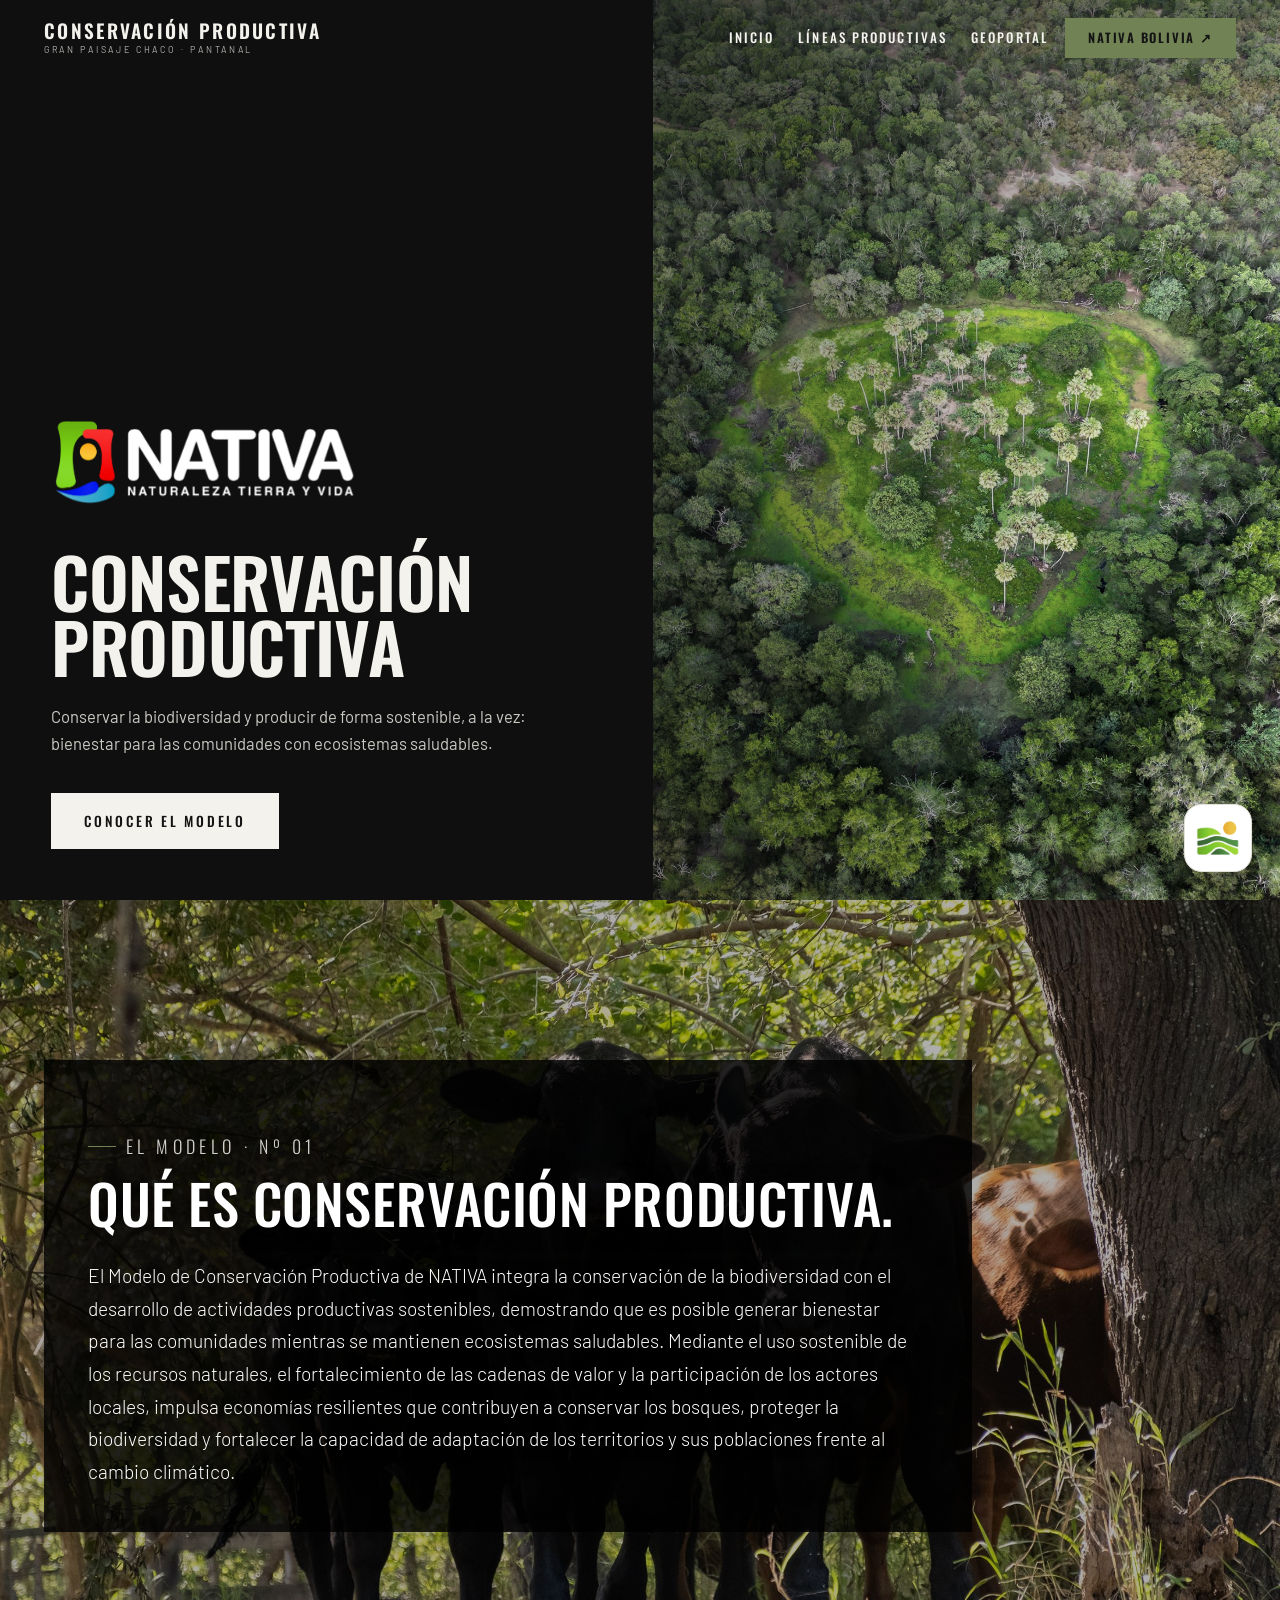
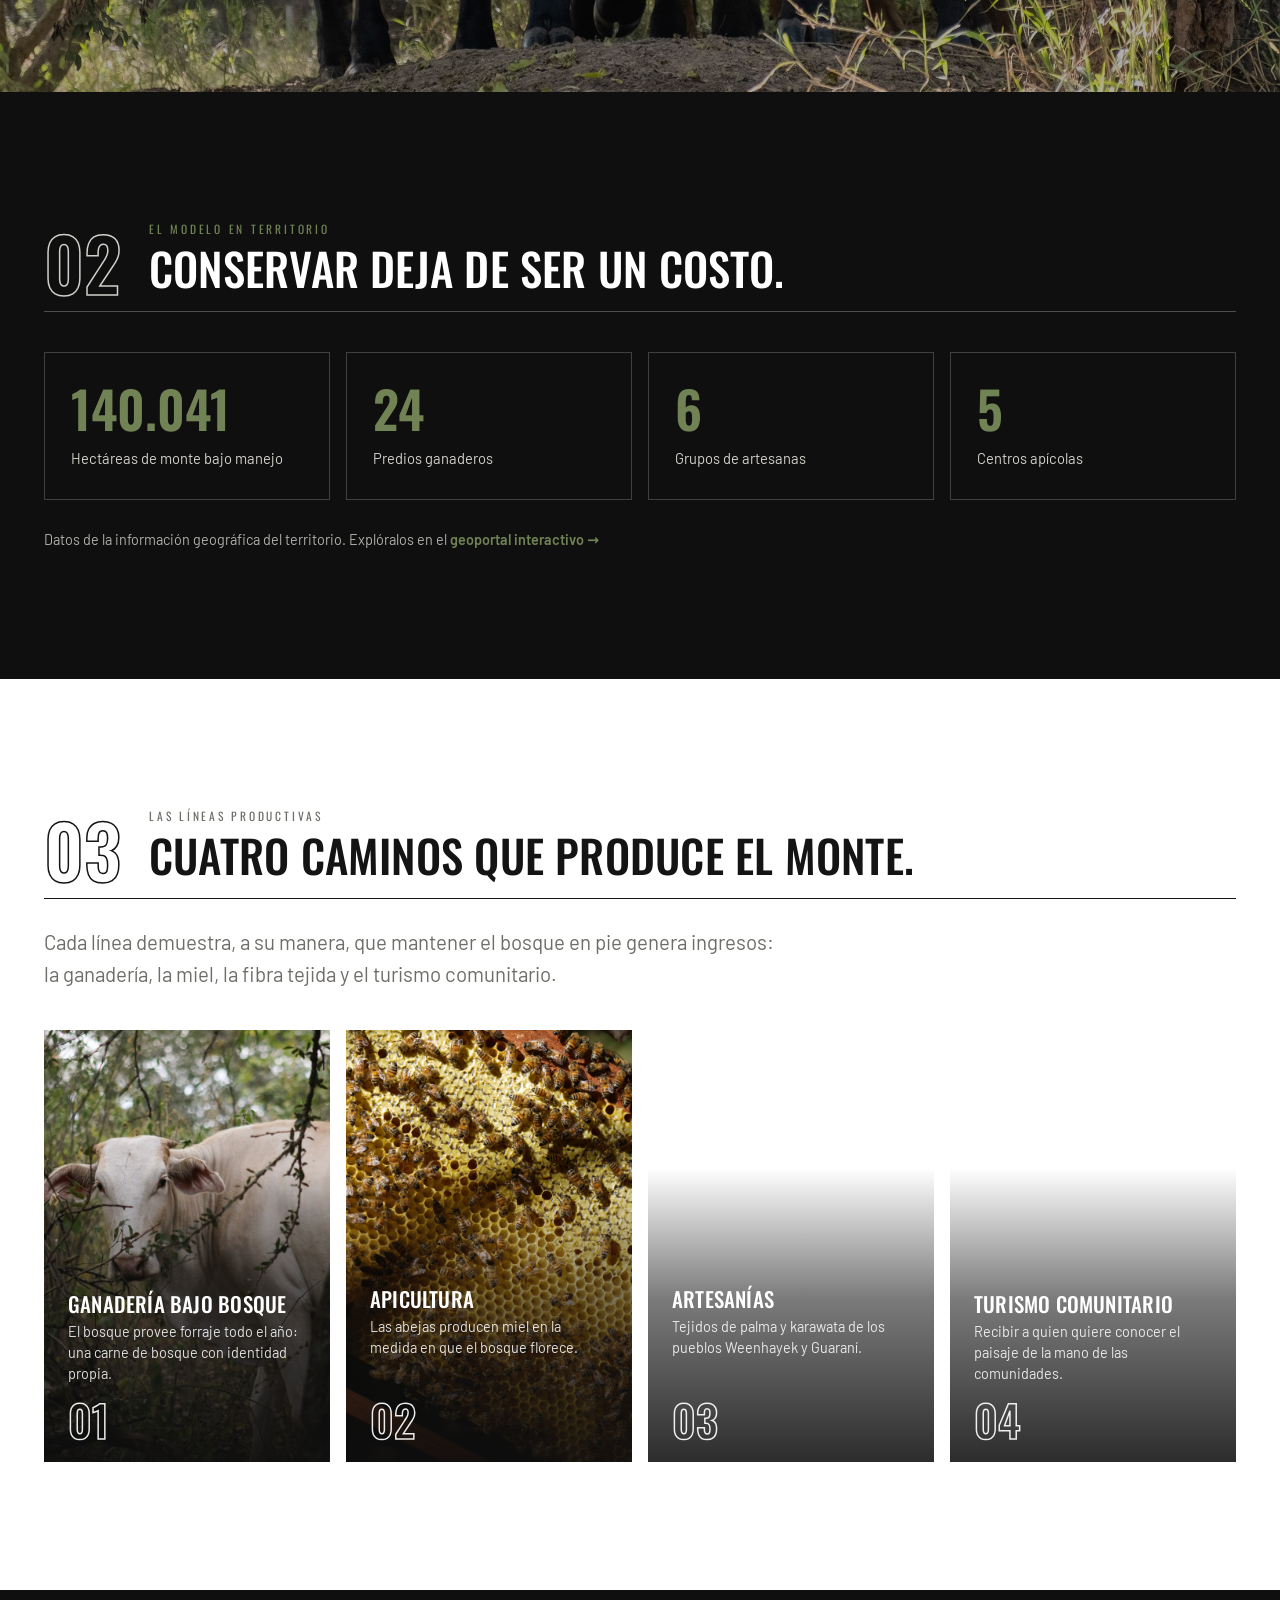
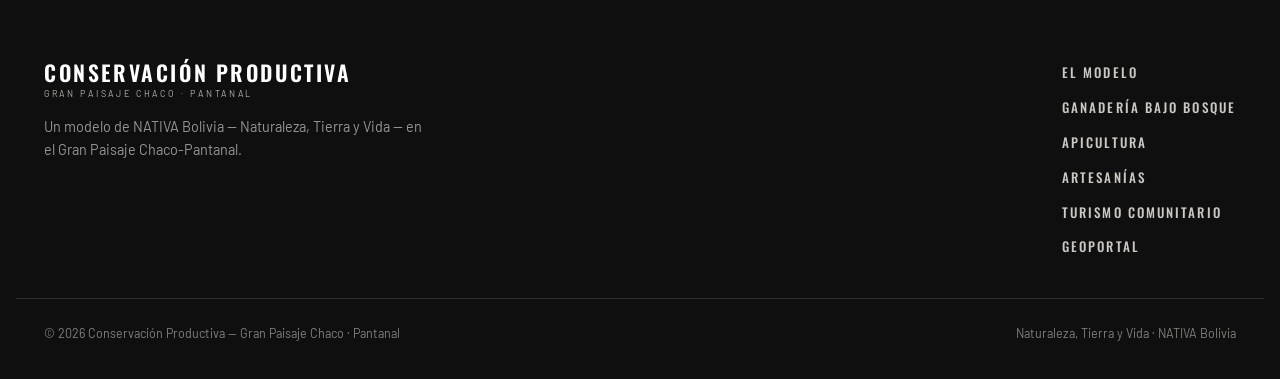
<file: index.html>
<!DOCTYPE html>
<html lang="es">
<head>
  <meta charset="UTF-8" />
  <meta name="viewport" content="width=device-width, initial-scale=1.0" />
  <meta name="description" content="El Modelo de Conservación Productiva de NATIVA: conservar la biodiversidad y desarrollar actividades productivas sostenibles en el Gran Paisaje Chaco-Pantanal." />
  <title>Conservación Productiva — Gran Paisaje Chaco · Pantanal</title>
  <link rel="preconnect" href="https://fonts.googleapis.com" />
  <link rel="preconnect" href="https://fonts.gstatic.com" crossorigin />
  <link href="https://fonts.googleapis.com/css2?family=Oswald:wght@300;400;500;600&family=Barlow:wght@300;400;500;600;700&display=swap" rel="stylesheet" />
  <link rel="stylesheet" href="styles.css?v=20" />
</head>
<body>
  <a href="#contenido" class="skip-link">Saltar al contenido</a>

  <header class="hd hd--over-dark" id="hd">
    <div class="hd__inner">
      <a href="index.html" class="wordmark" aria-label="Conservación Productiva — inicio"><span class="wordmark__text"><strong>Conservación Productiva</strong><em>Gran Paisaje Chaco · Pantanal</em></span></a>
      <nav class="hd__nav" id="hdNav" aria-label="Navegación principal">
        <div class="hd__item"><a href="index.html">Inicio</a></div>
        <div class="hd__item">
          <a href="ganaderia.html">Líneas productivas</a>
          <div class="hd__sub">
            <a href="ganaderia.html">Ganadería bajo bosque</a>
            <a href="apicultura.html">Apicultura</a>
            <a href="artesanias.html">Artesanías</a>
            <a href="turismo.html">Turismo comunitario</a>
          </div>
        </div>
        <div class="hd__item"><a href="geoportal.html">Geoportal</a></div>
      </nav>
      <a href="https://nativabolivia.org/" target="_blank" rel="noopener" class="hd__donar">NATIVA Bolivia ↗</a>
      <button class="hd__burger" id="hdBurger" aria-label="Abrir menú" aria-expanded="false"><span></span><span></span><span></span></button>
    </div>
  </header>

  <main id="contenido">
    <!-- HERO -->
    <section class="cp-cover">
      <div class="cp-cover__panel">
        <img class="cp-cover__logo reveal" src="IMAGENES/logovbl.png" alt="NATIVA — Naturaleza, Tierra y Vida" decoding="async" />
        <h1 class="cp-cover__ttl reveal" data-delay="80">Conservación Productiva</h1>
        <p class="cp-cover__sub reveal" data-delay="160">Conservar la biodiversidad y producir de forma sostenible, a la vez: bienestar para las comunidades con ecosistemas saludables.</p>
        <div class="cp-cover__actions reveal" data-delay="240">
          <a href="#modelo" class="btn btn--light">Conocer el modelo</a>
        </div>
      </div>
      <div class="cp-cover__media"><img src="IMAGENES/img1.jpeg" alt="Bosque chaqueño extendiéndose hasta el horizonte." decoding="async" /></div>
    </section>

    <!-- Nº 01 · EL MODELO (imagen a sangre + texto) -->
    <section class="banda" id="modelo">
      <img class="banda__img" src="IMAGENES/img2.jpeg" alt="Bosque seco del Gran Chaco en pie." decoding="async" />
      <div class="banda__veil" aria-hidden="true"></div>
      <div class="wrap banda__inner">
        <div class="max" style="max-width:58rem">
          <p class="cp-mark reveal" style="color:rgba(244,242,236,0.85)">El modelo · Nº 01</p>
          <h2 class="reveal" data-delay="80" style="margin-top:0.9rem">Qué es Conservación Productiva.</h2>
          <p class="reveal" data-delay="160" style="max-width:52rem;font-size:clamp(1.05rem,1.5vw,1.28rem);line-height:1.7">El Modelo de Conservación Productiva de NATIVA integra la conservación de la biodiversidad con el desarrollo de actividades productivas sostenibles, demostrando que es posible generar bienestar para las comunidades mientras se mantienen ecosistemas saludables. Mediante el uso sostenible de los recursos naturales, el fortalecimiento de las cadenas de valor y la participación de los actores locales, impulsa economías resilientes que contribuyen a conservar los bosques, proteger la biodiversidad y fortalecer la capacidad de adaptación de los territorios y sus poblaciones frente al cambio climático.</p>
        </div>
      </div>
    </section>

    <!-- Nº 02 · DATOS DEL GEOPORTAL (recuadros sobre fondo oscuro) -->
    <section class="apartado" id="cifras" style="background:var(--dark);color:var(--cream)">
      <div class="wrap">
        <header class="cp-shead reveal" style="border-bottom-color:rgba(244,242,236,0.28)">
          <span class="cp-shead__no" style="-webkit-text-stroke-color:rgba(244,242,236,0.85)">02</span>
          <div><p class="cp-shead__k" style="color:var(--stat)">El modelo en territorio</p><h2 class="cp-shead__t" style="color:#fff">Conservar deja de ser un costo.</h2></div>
        </header>
        <div class="cp-datos reveal" style="margin-top:2.5rem">
          <div class="cp-dato"><span class="cp-dato__n cifra__num" data-count="168226">0</span><span class="cp-dato__l">Hectáreas de monte bajo manejo</span></div>
          <div class="cp-dato"><span class="cp-dato__n cifra__num" data-count="29">0</span><span class="cp-dato__l">Predios ganaderos</span></div>
          <div class="cp-dato"><span class="cp-dato__n cifra__num" data-count="7">0</span><span class="cp-dato__l">Grupos de artesanas</span></div>
          <div class="cp-dato"><span class="cp-dato__n cifra__num" data-count="6">0</span><span class="cp-dato__l">Centros apícolas</span></div>
        </div>
        <p class="reveal" style="margin-top:1.75rem;font-size:0.9rem;color:rgba(244,242,236,0.7)">Datos de la información geográfica del territorio. Explóralos en el <a href="geoportal.html" style="color:var(--stat);font-weight:600">geoportal interactivo →</a></p>
      </div>
    </section>

    <!-- Nº 03 · LAS LÍNEAS PRODUCTIVAS (cuadros) -->
    <section class="apartado" id="lineas" style="background:var(--bg)">
      <div class="wrap">
        <header class="cp-shead reveal">
          <span class="cp-shead__no">03</span>
          <div><p class="cp-shead__k">Las líneas productivas</p><h2 class="cp-shead__t">Cuatro caminos que produce el monte.</h2></div>
        </header>
        <p class="cp-lead cp-lead--muted reveal">Cada línea demuestra, a su manera, que mantener el bosque en pie genera ingresos: la ganadería, la miel, la fibra tejida y el turismo comunitario.</p>
        <div class="cp-turismo reveal" style="margin-top:2.5rem">
          <a class="cp-turi" href="ganaderia.html">
            <img class="cp-turi__img" src="IMAGENES/img3.jpeg" alt="Ganado entre los árboles del monte." decoding="async" />
            <div class="cp-turi__veil" aria-hidden="true"></div>
            <div class="cp-turi__body">
              <h3 class="cp-turi__t">Ganadería bajo bosque</h3>
              <p class="cp-turi__d">El bosque provee forraje todo el año: una carne de bosque con identidad propia.</p>
              <span class="cp-turi__n">01</span>
            </div>
          </a>
          <a class="cp-turi" href="apicultura.html">
            <img class="cp-turi__img" src="IMAGENES/img10.jpg" alt="Abejas sobre un panal." decoding="async" />
            <div class="cp-turi__veil" aria-hidden="true"></div>
            <div class="cp-turi__body">
              <h3 class="cp-turi__t">Apicultura</h3>
              <p class="cp-turi__d">Las abejas producen miel en la medida en que el bosque florece.<p></p><br></p>
              <span class="cp-turi__n">02</span>
            </div>
          </a>
          <a class="cp-turi" href="artesanias.html">
            <img class="cp-turi__img" src="IMAGENES/img8.jpg" alt="Tejido de fibra natural." decoding="async" />
            <div class="cp-turi__veil" aria-hidden="true"></div>
            <div class="cp-turi__body">
              <h3 class="cp-turi__t">Artesanías</h3>
              <p class="cp-turi__d">Tejidos de palma y karawata de los pueblos Weenhayek y Guaraní.<p></p><br></p>
              <span class="cp-turi__n">03</span>
            </div>
          </a>
          <a class="cp-turi" href="turismo.html">
            <img class="cp-turi__img" src="IMAGENES/img17.jpeg" alt="El paisaje del Gran Chaco." decoding="async" />
            <div class="cp-turi__veil" aria-hidden="true"></div>
            <div class="cp-turi__body">
              <h3 class="cp-turi__t">Turismo comunitario</h3>
              <p class="cp-turi__d">Recibir a quien quiere conocer el paisaje de la mano de las comunidades.</p>
              <span class="cp-turi__n">04</span>
            </div>
          </a>
        </div>
      </div>
    </section>

    <!-- A partir de aquí iremos sumando más secciones de a poco. -->
  </main>

  <footer class="ft">
    <div class="wrap ft__inner">
      <div class="ft__brand">
        <div class="wordmark__text wordmark__text--ft"><strong>Conservación Productiva</strong><em>Gran Paisaje Chaco · Pantanal</em></div>
        <p>Un modelo de NATIVA Bolivia — Naturaleza, Tierra y Vida — en el Gran Paisaje Chaco-Pantanal.</p>
      </div>
      <nav class="ft__nav" aria-label="Pie de página"><a href="index.html#modelo">El modelo</a><a href="ganaderia.html">Ganadería bajo bosque</a><a href="apicultura.html">Apicultura</a><a href="artesanias.html">Artesanías</a><a href="turismo.html">Turismo comunitario</a><a href="geoportal.html">Geoportal</a></nav>
    </div>
    <div class="wrap ft__base">
      <span>© <span id="year"></span> Conservación Productiva — Gran Paisaje Chaco · Pantanal</span>
      <span>Naturaleza, Tierra y Vida · NATIVA Bolivia</span>
    </div>
  </footer>

  <script src="script.js?v=2"></script>
  <!-- Botón flotante: ir a Alma de Monte -->
  <a class="cp-fab" aria-label="Ir a Alma de Monte">
    
    <img class="cp-fab__img" src="IMAGENES/logoalmmont.png" alt="Alma de Monte" decoding="async" />
  </a>

</body>
</html>
</file>
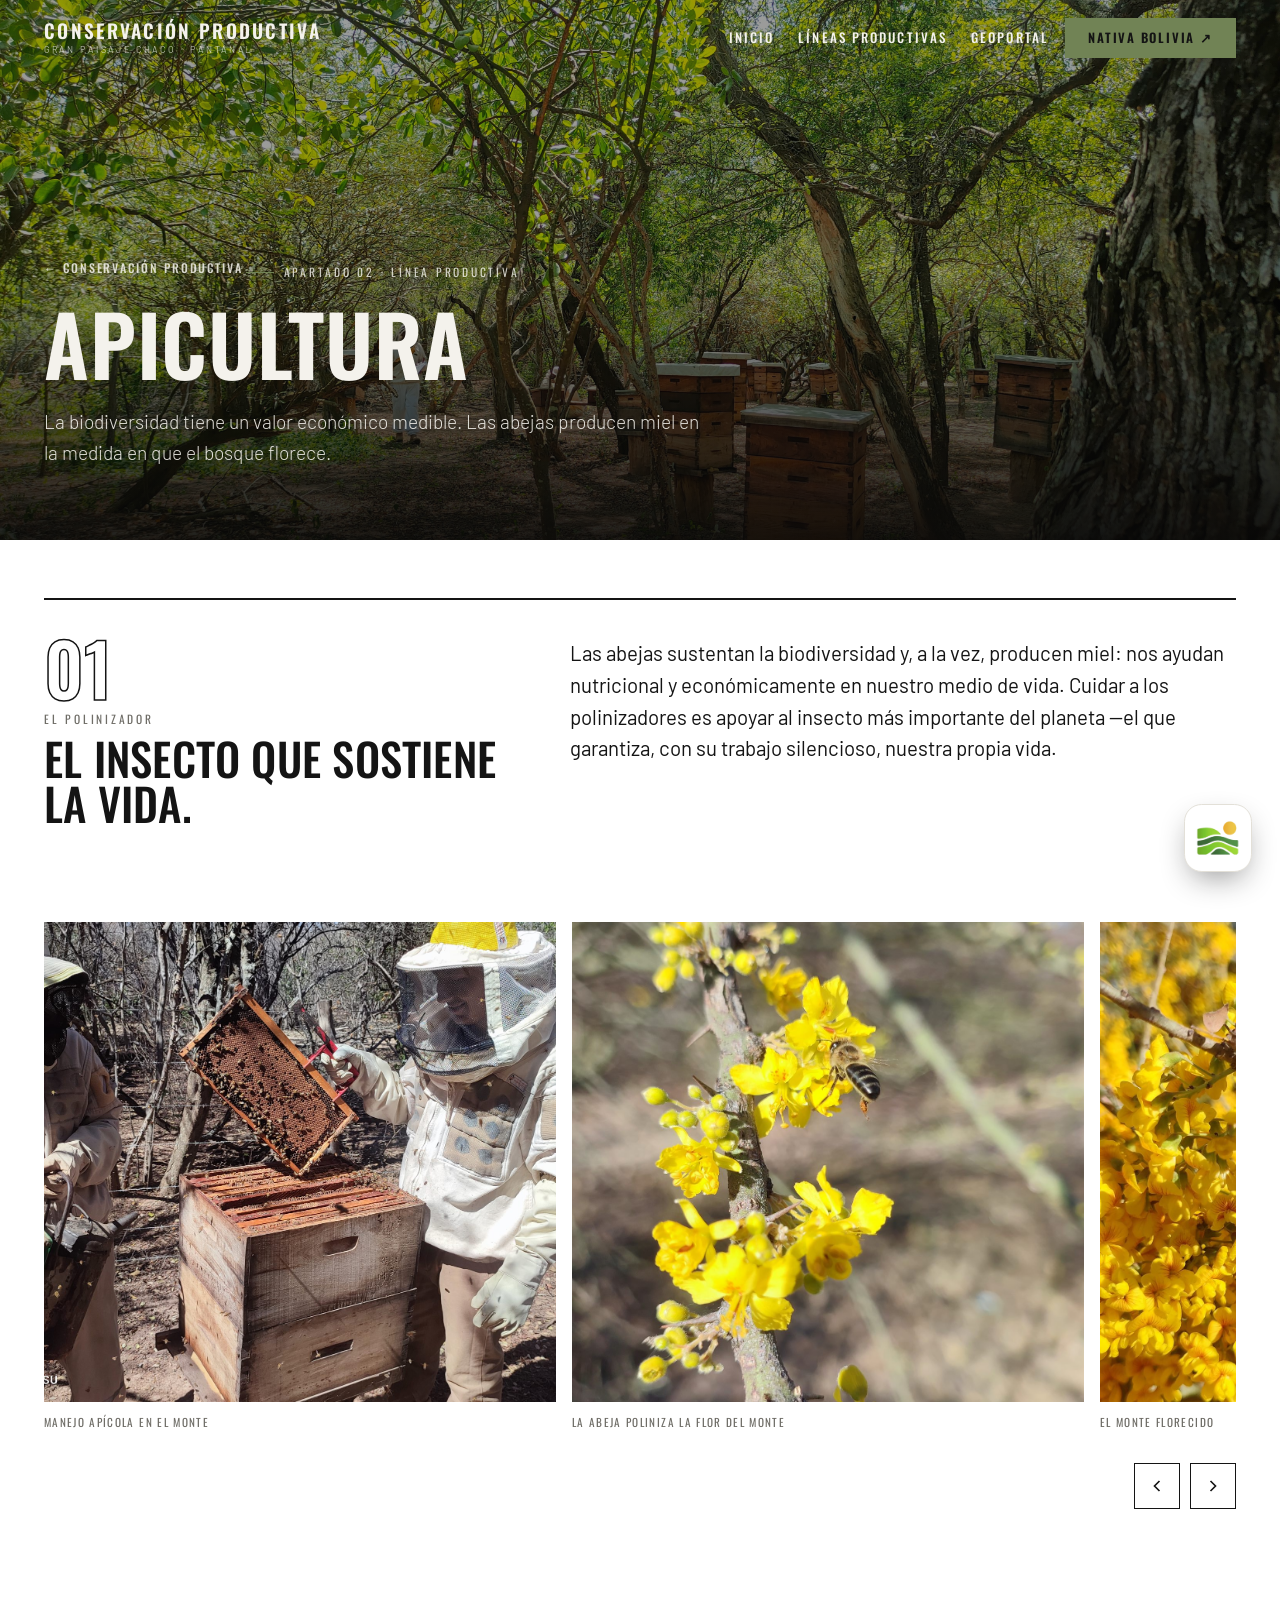
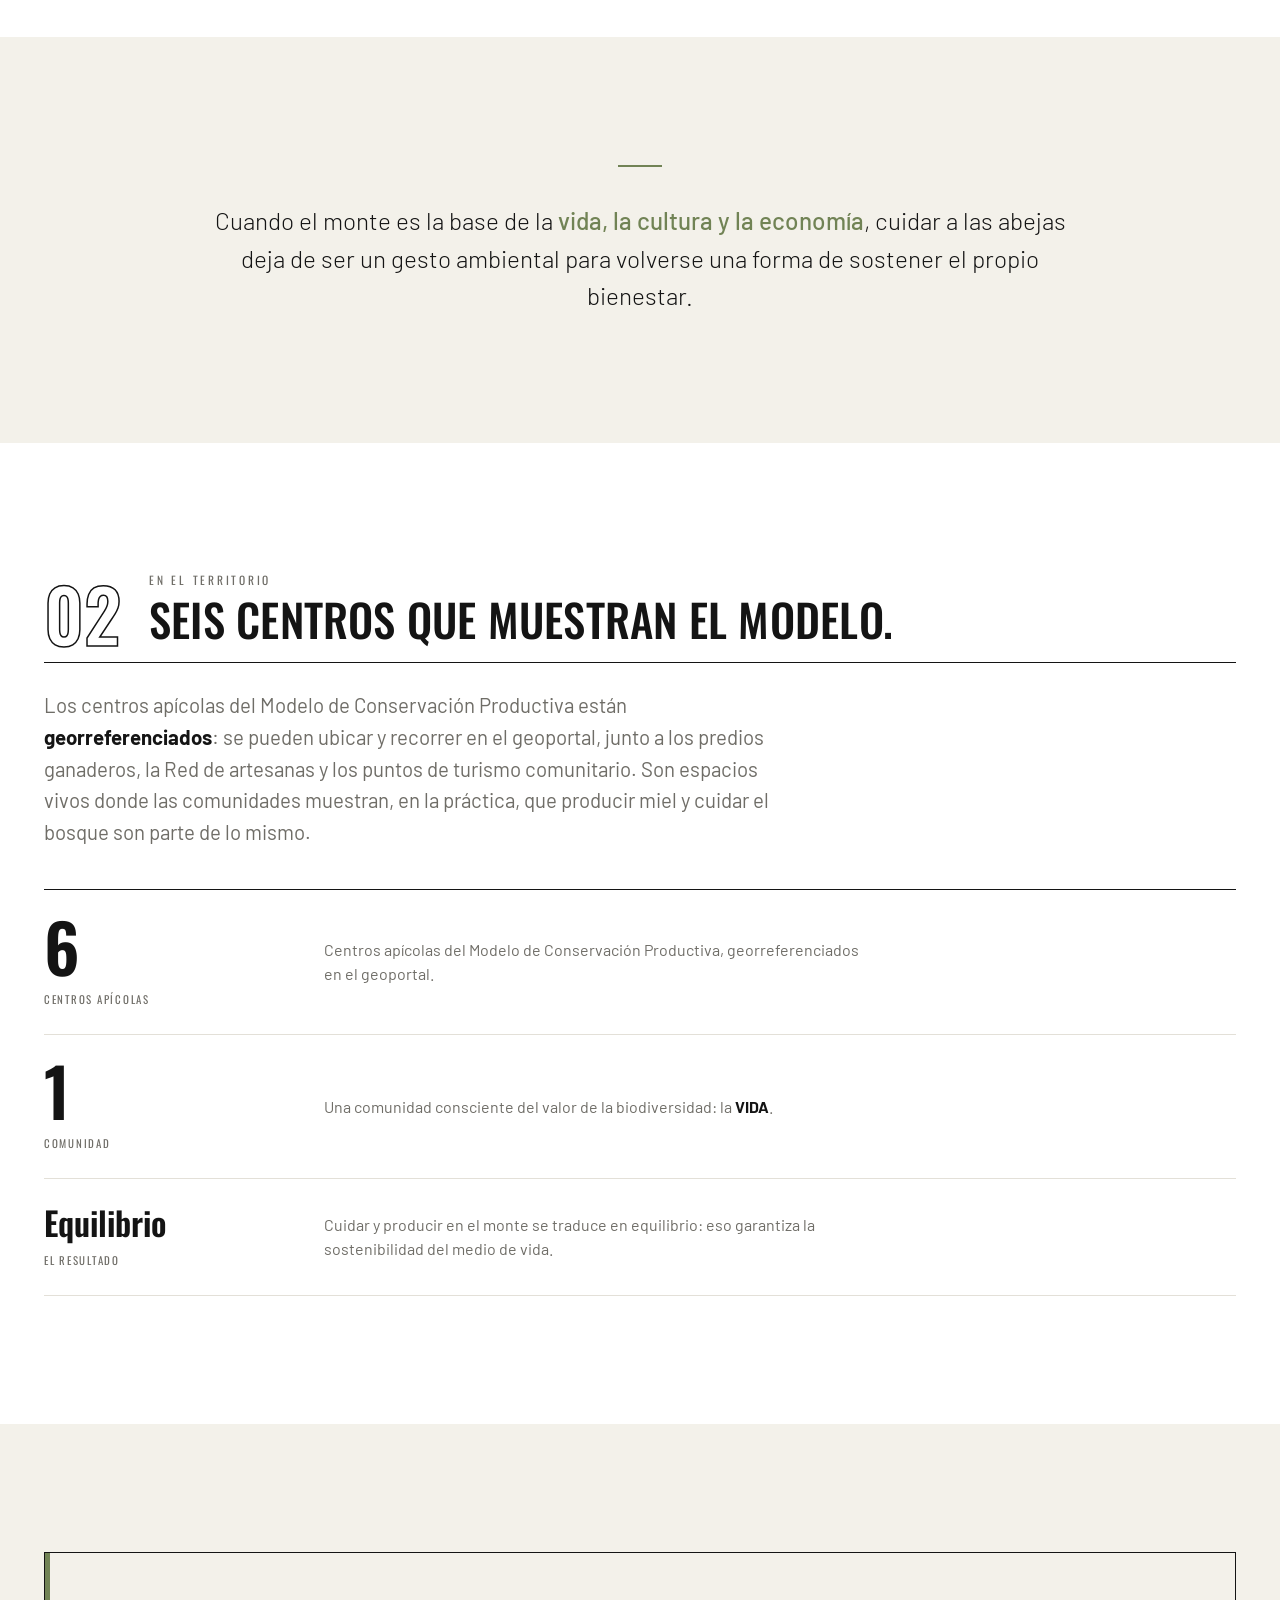
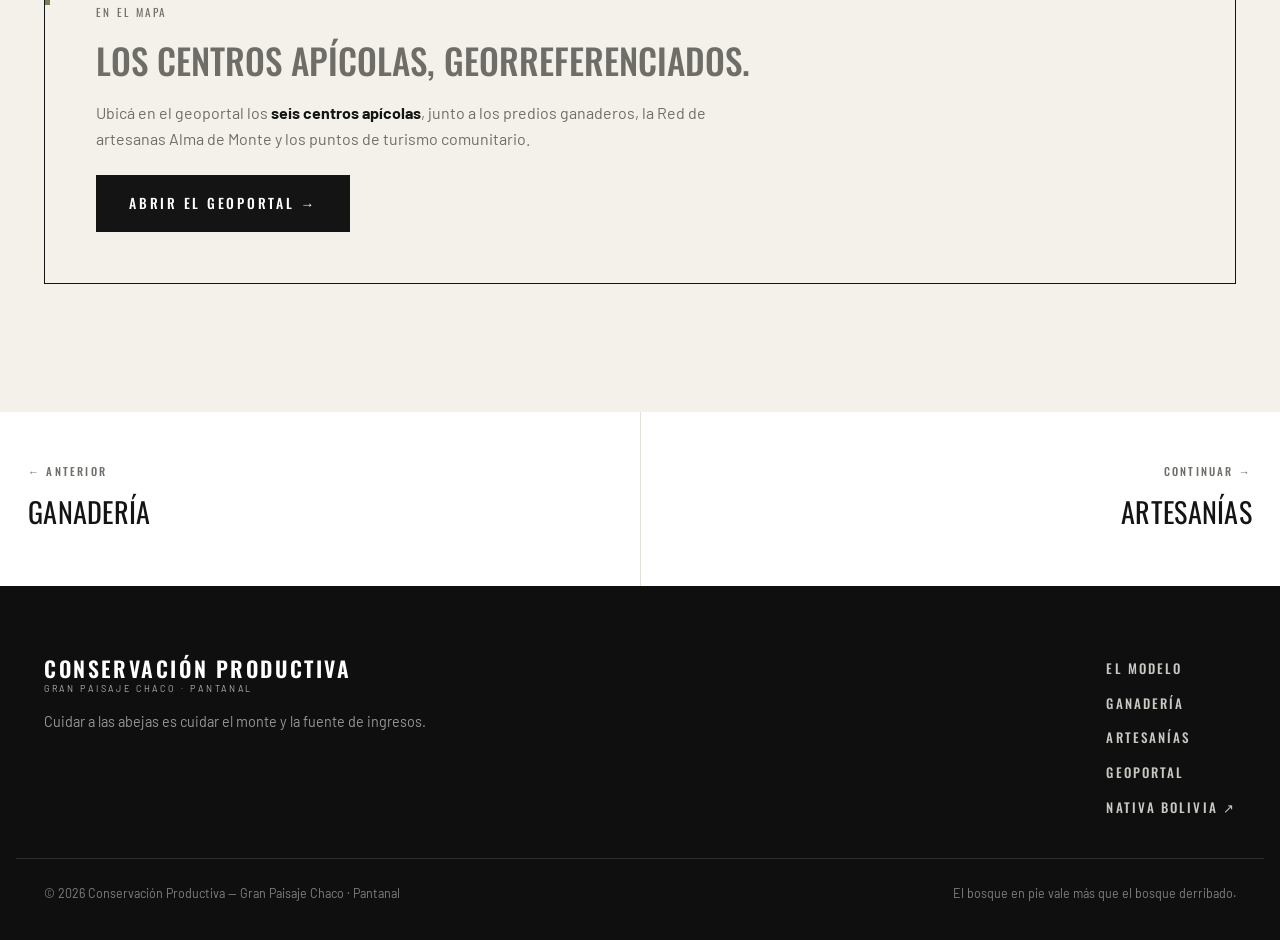
<file: apicultura.html>
<!DOCTYPE html>
<html lang="es">
<head>
  <meta charset="UTF-8" />
  <meta name="viewport" content="width=device-width, initial-scale=1.0" />
  <meta name="description" content="Apicultura: las abejas producen miel en la medida en que el bosque florece. La biodiversidad del Chaco tiene un valor económico medible." />
  <title>Apicultura — Conservación Productiva</title>
  <link rel="preconnect" href="https://fonts.googleapis.com" />
  <link rel="preconnect" href="https://fonts.gstatic.com" crossorigin />
  <link href="https://fonts.googleapis.com/css2?family=Oswald:wght@300;400;500;600&family=Barlow:wght@300;400;500;600;700&display=swap" rel="stylesheet" />
  <link rel="stylesheet" href="styles.css?v=20" />
</head>
<body>
  <a href="#contenido" class="skip-link">Saltar al contenido</a>

  <header class="hd hd--over-dark" id="hd">
    <div class="hd__inner">
      <a href="index.html" class="wordmark" aria-label="Conservación Productiva — inicio"><span class="wordmark__text"><strong>Conservación Productiva</strong><em>Gran Paisaje Chaco · Pantanal</em></span></a>
      <nav class="hd__nav" id="hdNav" aria-label="Navegación principal">
        <div class="hd__item"><a href="index.html">Inicio</a></div>
        <div class="hd__item">
          <a href="ganaderia.html">Líneas productivas</a>
          <div class="hd__sub">
            <a href="ganaderia.html">Ganadería bajo bosque</a>
            <a href="apicultura.html">Apicultura</a>
            <a href="artesanias.html">Artesanías</a>
            <a href="turismo.html">Turismo comunitario</a>
          </div>
        </div>
        <div class="hd__item"><a href="geoportal.html">Geoportal</a></div>
      </nav>
      <a href="https://nativabolivia.org/" target="_blank" rel="noopener" class="hd__donar">NATIVA Bolivia ↗</a>
      <button class="hd__burger" id="hdBurger" aria-label="Abrir menú" aria-expanded="false"><span></span><span></span><span></span></button>
    </div>
  </header>

  <main id="contenido">
    <section class="portada">
      <img class="portada__img" src="IMAGENES/img11.jpg" alt="Colmenas en el monte chaqueño." decoding="async" />
      <div class="portada__veil" aria-hidden="true"></div>
      <div class="wrap portada__copy">
        <a href="index.html" class="crumb">← Conservación Productiva</a>
        <p class="cp-mark reveal" style="color:rgba(244,242,236,0.8)">Apartado 02 · Línea productiva</p>
        <h1 class="portada__title reveal" data-delay="80">Apicultura</h1>
        <p class="portada__sub reveal" data-delay="160">La biodiversidad tiene un valor económico medible. Las abejas producen miel en la medida en que el bosque florece.</p>
      </div>
    </section>

    <!-- Nº 01 · EL POLINIZADOR (editorial a dos columnas) -->
    <section class="apartado" id="polinizador" style="background:var(--bg);padding-bottom:clamp(2.5rem,5vw,3.5rem)">
      <div class="wrap">
        <div class="cp-intro2">
          <div class="cp-intro2__head reveal">
            <span class="cp-shead__no">01</span>
            <p class="cp-shead__k">El polinizador</p>
            <h2 class="cp-shead__t">El insecto que sostiene la vida.</h2>
          </div>
          <div class="cp-intro2__body reveal">
            <p class="cp-lead">Las abejas sustentan la biodiversidad y, a la vez, producen miel: nos ayudan nutricional y económicamente en nuestro medio de vida. Cuidar a los polinizadores es apoyar al insecto más importante del planeta —el que garantiza, con su trabajo silencioso, nuestra propia vida.</p>
          </div>
        </div>
      </div>
    </section>

    <!-- CARRUSEL de fotografías -->
    <section class="apartado" style="background:var(--bg);padding-top:0">
      <div class="wrap">
        <div class="cp-carrusel reveal">
          <div class="cp-carrusel__track">
            <figure class="cp-slide"><img src="IMAGENES/img18.jpg" alt="Apicultores revisando un cuadro de la colmena en el monte." decoding="async" /><figcaption>Manejo apícola en el monte</figcaption></figure>
            <figure class="cp-slide"><img src="IMAGENES/img19.jpg" alt="Una abeja poliniza la flor amarilla del monte." decoding="async" /><figcaption>La abeja poliniza la flor del monte</figcaption></figure>
            <figure class="cp-slide"><img src="IMAGENES/img20.jpg" alt="El monte chaqueño florecido, alimento de las abejas." decoding="async" /><figcaption>El monte florecido</figcaption></figure>
          </div>
          <div class="cp-carrusel__nav">
            <button class="cp-carrusel__btn" aria-label="Foto anterior" onclick="this.closest('.cp-carrusel').querySelector('.cp-carrusel__track').scrollBy({left:-380,behavior:'smooth'})"><svg viewBox="0 0 24 24" fill="none" stroke="currentColor" stroke-width="2" aria-hidden="true"><path d="M15 18l-6-6 6-6"/></svg></button>
            <button class="cp-carrusel__btn" aria-label="Foto siguiente" onclick="this.closest('.cp-carrusel').querySelector('.cp-carrusel__track').scrollBy({left:380,behavior:'smooth'})"><svg viewBox="0 0 24 24" fill="none" stroke="currentColor" stroke-width="2" aria-hidden="true"><path d="M9 18l6-6-6-6"/></svg></button>
          </div>
        </div>
      </div>
    </section>

    <!-- FRASE (tipografía delgada) -->
    <section class="apartado" style="background:var(--bg-off)">
      <div class="wrap">
        <div class="cp-frase reveal">
          <span class="cp-frase__rule" aria-hidden="true"></span>
          <p>Cuando el monte es la base de la <em>vida, la cultura y la economía</em>, cuidar a las abejas deja de ser un gesto ambiental para volverse una forma de sostener el propio bienestar.</p>
        </div>
      </div>
    </section>

    <!-- Nº 02 · SITIOS DEMOSTRATIVOS -->
    <section class="apartado" style="background:var(--bg)">
      <div class="wrap">
        <header class="cp-shead reveal">
          <span class="cp-shead__no">02</span>
          <div><p class="cp-shead__k">En el territorio</p><h2 class="cp-shead__t">Seis centros que muestran el modelo.</h2></div>
        </header>
        <p class="cp-lead cp-lead--muted reveal">Los centros apícolas del Modelo de Conservación Productiva están <strong style="color:var(--ink)">georreferenciados</strong>: se pueden ubicar y recorrer en el geoportal, junto a los predios ganaderos, la Red de artesanas y los puntos de turismo comunitario. Son espacios vivos donde las comunidades muestran, en la práctica, que producir miel y cuidar el bosque son parte de lo mismo.</p>
        <div class="cp-ledger reveal" style="margin-top:2.5rem">
          <div class="cp-ledger__row"><div><span class="cp-ledger__val">6</span><span class="cp-ledger__u">Centros apícolas</span></div><p class="cp-ledger__desc">Centros apícolas del Modelo de Conservación Productiva, georreferenciados en el geoportal.</p></div>
          <div class="cp-ledger__row"><div><span class="cp-ledger__val">1</span><span class="cp-ledger__u">Comunidad</span></div><p class="cp-ledger__desc">Una comunidad consciente del valor de la biodiversidad: la <strong style="color:var(--ink)">VIDA</strong>.</p></div>
          <div class="cp-ledger__row"><div><span class="cp-ledger__val cp-ledger__val--word">Equilibrio</span><span class="cp-ledger__u">El resultado</span></div><p class="cp-ledger__desc">Cuidar y producir en el monte se traduce en equilibrio: eso garantiza la sostenibilidad del medio de vida.</p></div>
        </div>
      </div>
    </section>

    <!-- FICHA / GEO -->
    <section class="apartado" style="background:var(--bg-off)">
      <div class="wrap">
        <div class="cp-ficha reveal">
          <p class="cp-ficha__k">En el mapa</p>
          <p class="cp-ficha__t">Los centros apícolas, georreferenciados.</p>
          <p>Ubicá en el geoportal los <strong style="color:var(--ink)">seis centros apícolas</strong>, junto a los predios ganaderos, la Red de artesanas Alma de Monte y los puntos de turismo comunitario.</p>
          <div style="margin-top:1.5rem"><a href="geoportal.html" class="btn btn--solid">Abrir el geoportal →</a></div>
        </div>
      </div>
    </section>

    <nav class="pagenav" aria-label="Otras páginas">
      <a href="ganaderia.html" class="is-prev"><span class="pagenav__k">← Anterior</span><span class="pagenav__t">Ganadería</span></a>
      <a href="artesanias.html" class="is-next"><span class="pagenav__k">Continuar →</span><span class="pagenav__t">Artesanías</span></a>
    </nav>

  </main>

  <footer class="ft">
    <div class="wrap ft__inner">
      <div class="ft__brand">
        <div class="wordmark__text wordmark__text--ft"><strong>Conservación Productiva</strong><em>Gran Paisaje Chaco · Pantanal</em></div>
        <p>Cuidar a las abejas es cuidar el monte y la fuente de ingresos.</p>
      </div>
      <nav class="ft__nav" aria-label="Pie de página"><a href="index.html#modelo">El Modelo</a><a href="ganaderia.html">Ganadería</a><a href="artesanias.html">Artesanías</a><a href="geoportal.html">Geoportal</a><a href="https://nativabolivia.org/" target="_blank" rel="noopener">NATIVA Bolivia ↗</a></nav>
    </div>
    <div class="wrap ft__base">
      <span>© <span id="year"></span> Conservación Productiva — Gran Paisaje Chaco · Pantanal</span>
      <span>El bosque en pie vale más que el bosque derribado.</span>
    </div>
  </footer>

  <script src="script.js?v=2"></script>
  <!-- Botón flotante: ir a Alma de Monte -->
  <a class="cp-fab" aria-label="Ir a Alma de Monte">
    
    <img class="cp-fab__img" src="IMAGENES/logoalmmont.png" alt="Alma de Monte" decoding="async" />
  </a>

</body>
</html>
</file>
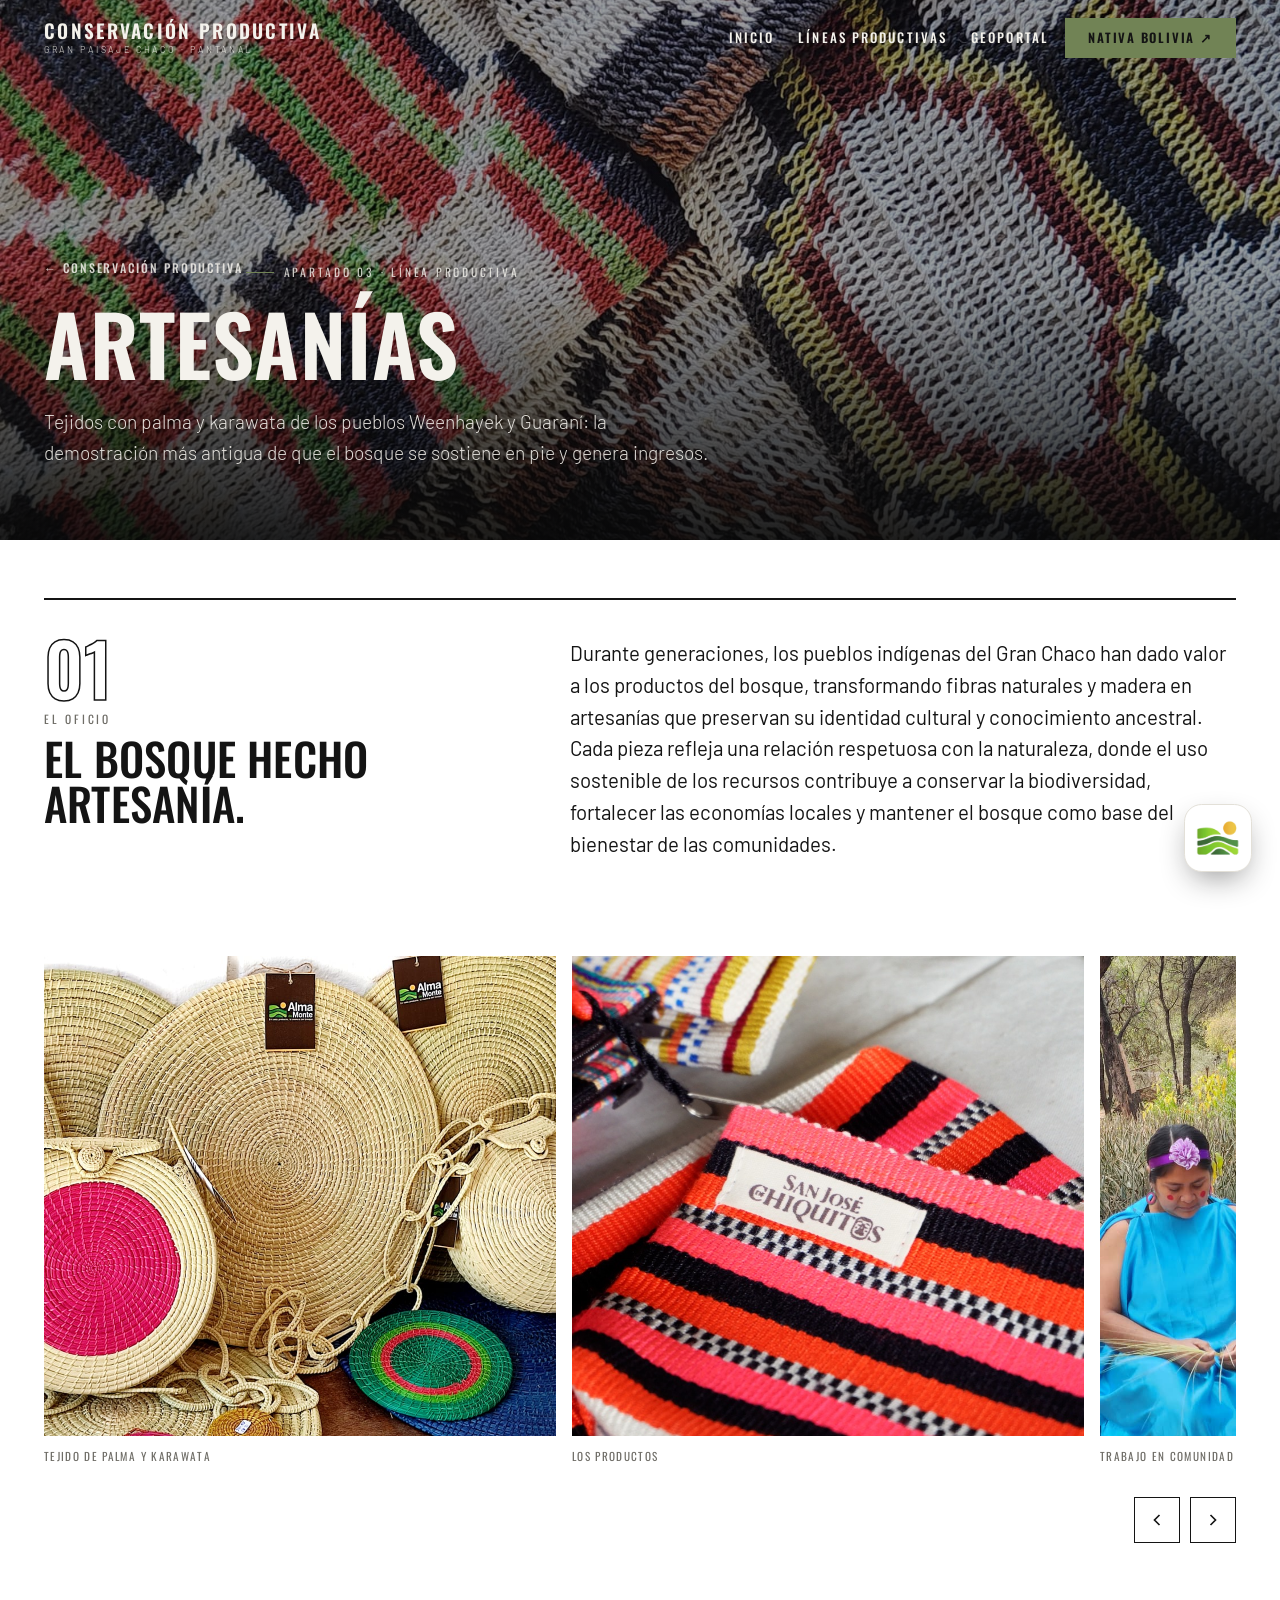
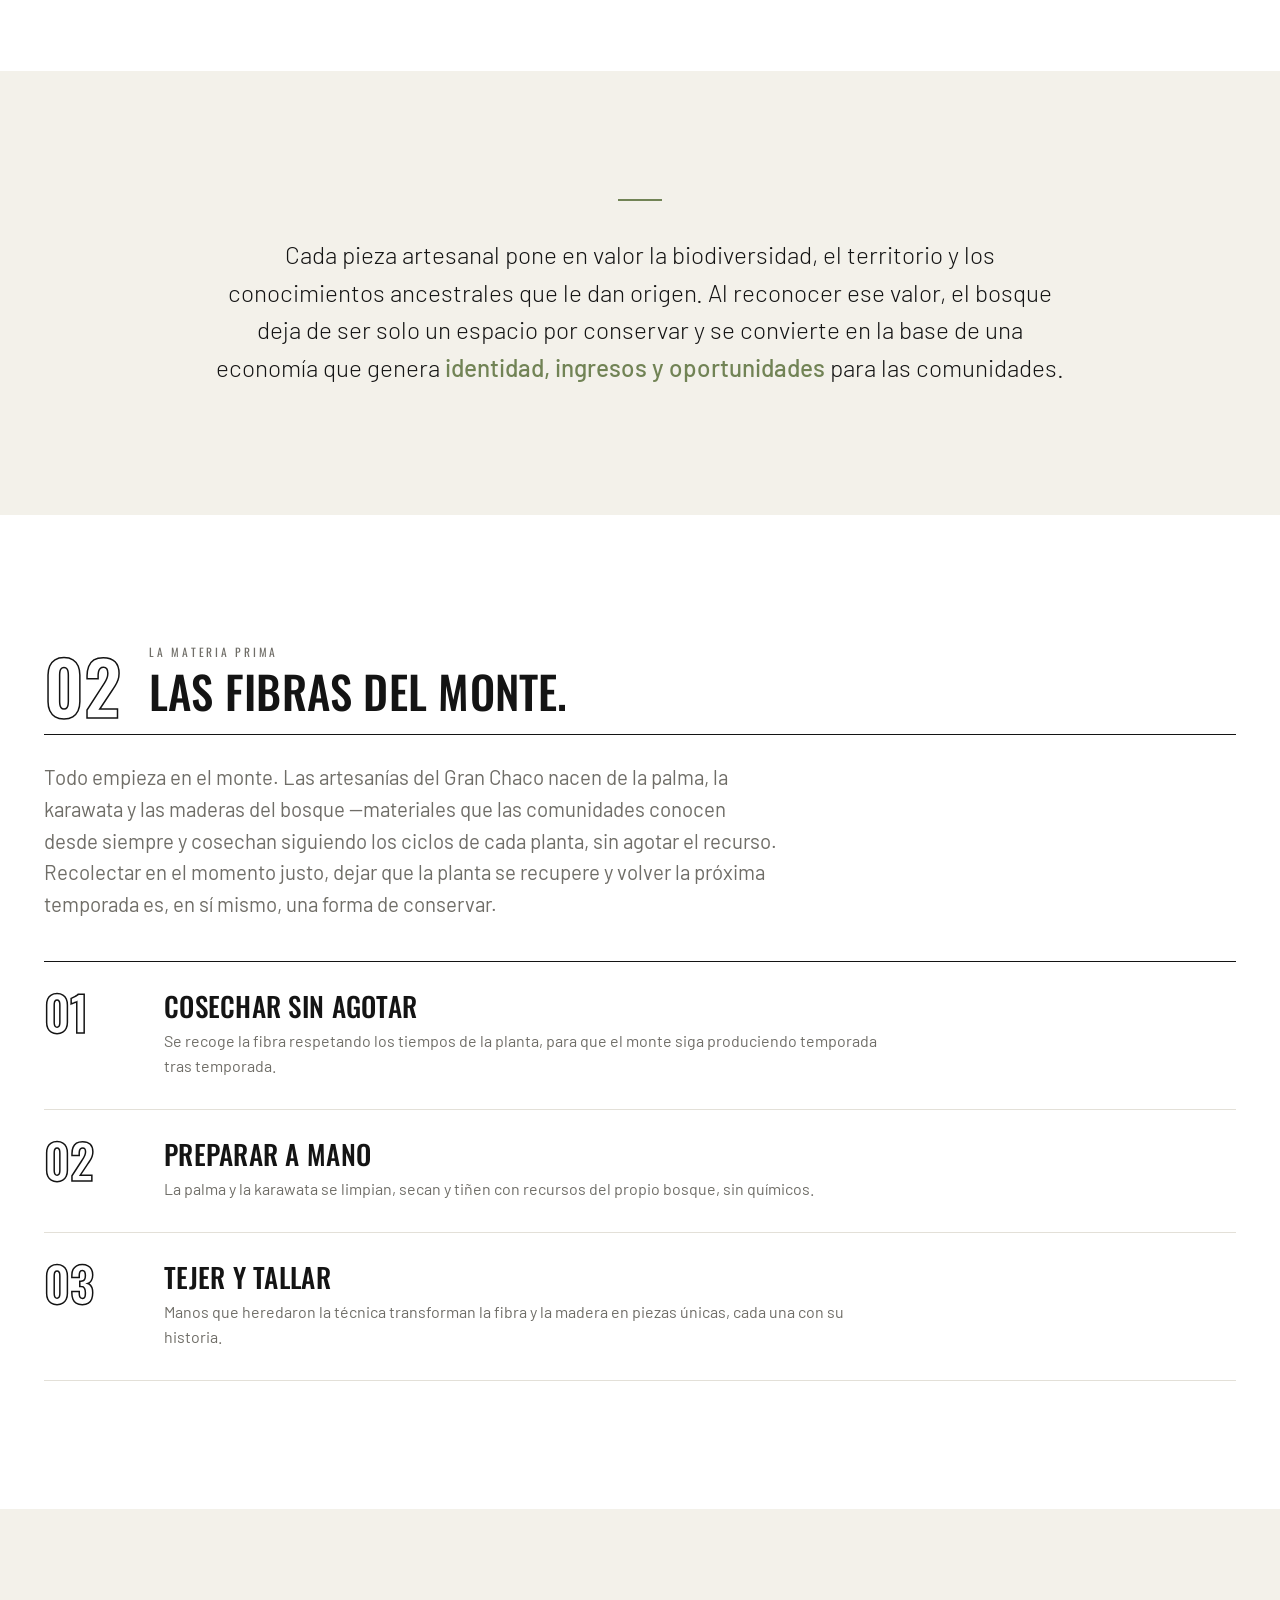
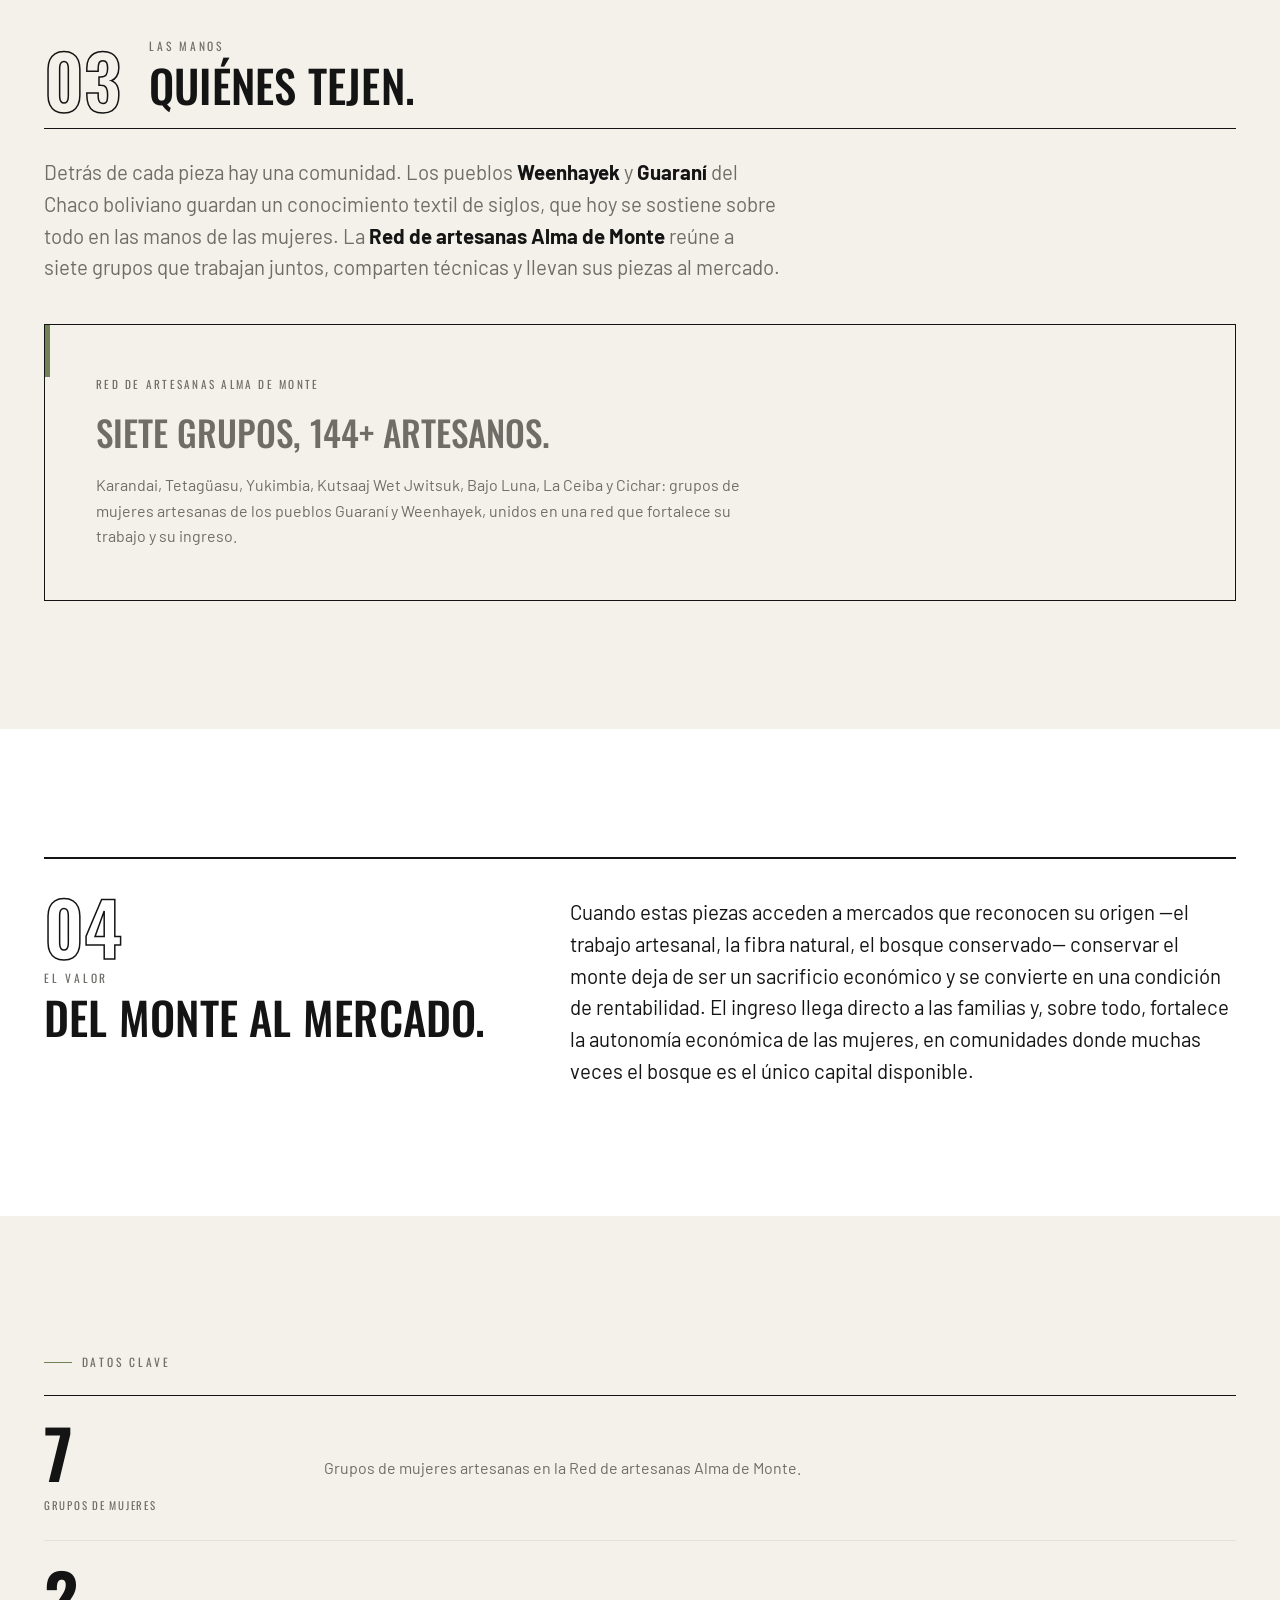
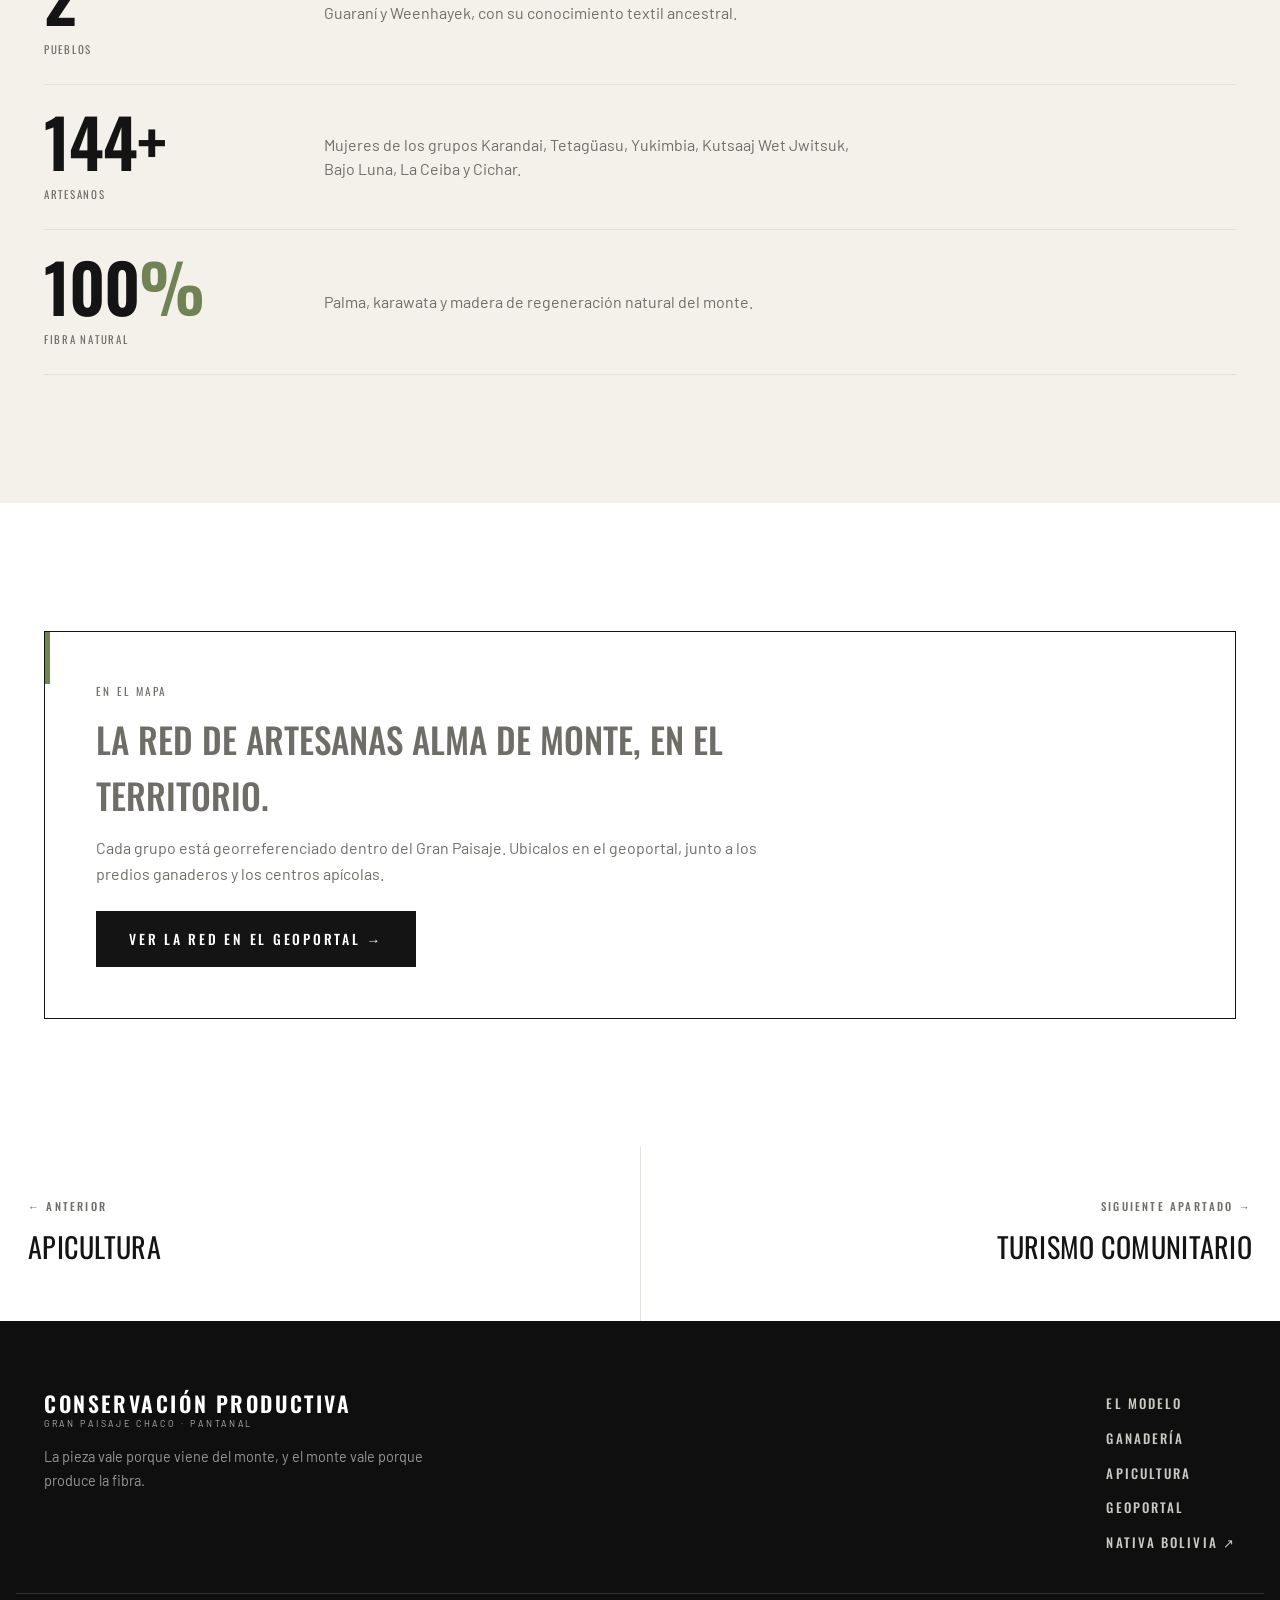
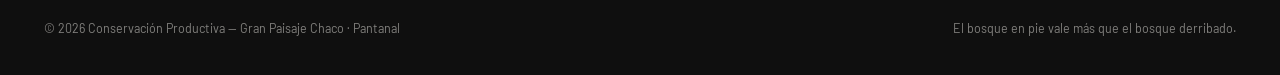
<file: artesanias.html>
<!DOCTYPE html>
<html lang="es">
<head>
  <meta charset="UTF-8" />
  <meta name="viewport" content="width=device-width, initial-scale=1.0" />
  <meta name="description" content="Artesanías: tejidos de palma y karawata de los pueblos Weenhayek y Guaraní. La demostración más antigua de que el bosque se sostiene en pie y genera ingresos." />
  <title>Artesanías — Conservación Productiva</title>
  <link rel="preconnect" href="https://fonts.googleapis.com" />
  <link rel="preconnect" href="https://fonts.gstatic.com" crossorigin />
  <link href="https://fonts.googleapis.com/css2?family=Oswald:wght@300;400;500;600&family=Barlow:wght@300;400;500;600;700&display=swap" rel="stylesheet" />
  <link rel="stylesheet" href="styles.css?v=20" />
</head>
<body>
  <a href="#contenido" class="skip-link">Saltar al contenido</a>

  <header class="hd hd--over-dark" id="hd">
    <div class="hd__inner">
      <a href="index.html" class="wordmark" aria-label="Conservación Productiva — inicio"><span class="wordmark__text"><strong>Conservación Productiva</strong><em>Gran Paisaje Chaco · Pantanal</em></span></a>
      <nav class="hd__nav" id="hdNav" aria-label="Navegación principal">
        <div class="hd__item"><a href="index.html">Inicio</a></div>
        <div class="hd__item">
          <a href="ganaderia.html">Líneas productivas</a>
          <div class="hd__sub">
            <a href="ganaderia.html">Ganadería bajo bosque</a>
            <a href="apicultura.html">Apicultura</a>
            <a href="artesanias.html">Artesanías</a>
            <a href="turismo.html">Turismo comunitario</a>
          </div>
        </div>
        <div class="hd__item"><a href="geoportal.html">Geoportal</a></div>
      </nav>
      <a href="https://nativabolivia.org/" target="_blank" rel="noopener" class="hd__donar">NATIVA Bolivia ↗</a>
      <button class="hd__burger" id="hdBurger" aria-label="Abrir menú" aria-expanded="false"><span></span><span></span><span></span></button>
    </div>
  </header>

  <main id="contenido">
    <section class="portada">
      <img class="portada__img" src="IMAGENES/img4.jpeg" alt="Tejido de fibra natural." decoding="async" />
      <div class="portada__veil" aria-hidden="true"></div>
      <div class="wrap portada__copy">
        <a href="index.html" class="crumb">← Conservación Productiva</a>
        <p class="cp-mark reveal" style="color:rgba(244,242,236,0.8)">Apartado 03 · Línea productiva</p>
        <h1 class="portada__title reveal" data-delay="80">Artesanías</h1>
        <p class="portada__sub reveal" data-delay="160">Tejidos con palma y karawata de los pueblos Weenhayek y Guaraní: la demostración más antigua de que el bosque se sostiene en pie y genera ingresos.</p>
      </div>
    </section>

    <!-- Nº 01 · EL OFICIO (editorial a dos columnas) -->
    <section class="apartado" id="oficio" style="background:var(--bg);padding-bottom:clamp(2.5rem,5vw,3.5rem)">
      <div class="wrap">
        <div class="cp-intro2">
          <div class="cp-intro2__head reveal">
            <span class="cp-shead__no">01</span>
            <p class="cp-shead__k">El oficio</p>
            <h2 class="cp-shead__t">El bosque hecho artesanía.</h2>
          </div>
          <div class="cp-intro2__body reveal">
            <p class="cp-lead">Durante generaciones, los pueblos indígenas del Gran Chaco han dado valor a los productos del bosque, transformando fibras naturales y madera en artesanías que preservan su identidad cultural y conocimiento ancestral. Cada pieza refleja una relación respetuosa con la naturaleza, donde el uso sostenible de los recursos contribuye a conservar la biodiversidad, fortalecer las economías locales y mantener el bosque como base del bienestar de las comunidades.</p>
          </div>
        </div>
      </div>
    </section>

    <!-- CARRUSEL de fotografías -->
    <section class="apartado" style="background:var(--bg);padding-top:0">
      <div class="wrap">
        <div class="cp-carrusel reveal">
          <div class="cp-carrusel__track">
            <figure class="cp-slide"><img src="IMAGENES/img6.jpeg" alt="Tejido de palma y karawata." decoding="async" /><figcaption>Tejido de palma y karawata</figcaption></figure>
            <figure class="cp-slide"><img src="IMAGENES/img14.jpeg" alt="Las manos que trabajan la fibra." decoding="async" /><figcaption>Los Productos</figcaption></figure>
            <figure class="cp-slide"><img src="IMAGENES/img5.jpeg" alt="Trabajo en comunidad junto al monte." decoding="async" /><figcaption>Trabajo en comunidad</figcaption></figure>
            <figure class="cp-slide"><img src="IMAGENES/img9.jpg" alt="El monte chaqueño, origen de las fibras." decoding="async" /><figcaption>Fibras del monte chaqueño</figcaption></figure>
          </div>
          <div class="cp-carrusel__nav">
            <button class="cp-carrusel__btn" aria-label="Foto anterior" onclick="this.closest('.cp-carrusel').querySelector('.cp-carrusel__track').scrollBy({left:-380,behavior:'smooth'})"><svg viewBox="0 0 24 24" fill="none" stroke="currentColor" stroke-width="2" aria-hidden="true"><path d="M15 18l-6-6 6-6"/></svg></button>
            <button class="cp-carrusel__btn" aria-label="Foto siguiente" onclick="this.closest('.cp-carrusel').querySelector('.cp-carrusel__track').scrollBy({left:380,behavior:'smooth'})"><svg viewBox="0 0 24 24" fill="none" stroke="currentColor" stroke-width="2" aria-hidden="true"><path d="M9 18l6-6-6-6"/></svg></button>
          </div>
        </div>
      
      </div>
    </section>

    <!-- FRASE (tipografía delgada) -->
    <section class="apartado" style="background:var(--bg-off)">
      <div class="wrap">
        <div class="cp-frase reveal">
          <span class="cp-frase__rule" aria-hidden="true"></span>
          <p>Cada pieza artesanal pone en valor la biodiversidad, el territorio y los conocimientos ancestrales que le dan origen. Al reconocer ese valor, el bosque deja de ser solo un espacio por conservar y se convierte en la base de una economía que genera <em>identidad, ingresos y oportunidades</em> para las comunidades.</p>
        </div>
      </div>
    </section>

    <!-- Nº 02 · LAS FIBRAS (materia prima + proceso) -->
    <section class="apartado" style="background:var(--bg)">
      <div class="wrap">
        <header class="cp-shead reveal">
          <span class="cp-shead__no">02</span>
          <div><p class="cp-shead__k">La materia prima</p><h2 class="cp-shead__t">Las fibras del monte.</h2></div>
        </header>
        <p class="cp-lead cp-lead--muted reveal">Todo empieza en el monte. Las artesanías del Gran Chaco nacen de la palma, la karawata y las maderas del bosque —materiales que las comunidades conocen desde siempre y cosechan siguiendo los ciclos de cada planta, sin agotar el recurso. Recolectar en el momento justo, dejar que la planta se recupere y volver la próxima temporada es, en sí mismo, una forma de conservar.</p>
        <div class="cp-steps reveal" style="margin-top:2.5rem">
          <div class="cp-step"><span class="cp-step__n">01</span><div><h3>Cosechar sin agotar</h3><p>Se recoge la fibra respetando los tiempos de la planta, para que el monte siga produciendo temporada tras temporada.</p></div></div>
          <div class="cp-step"><span class="cp-step__n">02</span><div><h3>Preparar a mano</h3><p>La palma y la karawata se limpian, secan y tiñen con recursos del propio bosque, sin químicos.</p></div></div>
          <div class="cp-step"><span class="cp-step__n">03</span><div><h3>Tejer y tallar</h3><p>Manos que heredaron la técnica transforman la fibra y la madera en piezas únicas, cada una con su historia.</p></div></div>
        </div>
      </div>
    </section>

    <!-- Nº 03 · QUIÉNES TEJEN (pueblos + Red) -->
    <section class="apartado" style="background:var(--bg-off)">
      <div class="wrap">
        <header class="cp-shead reveal">
          <span class="cp-shead__no">03</span>
          <div><p class="cp-shead__k">Las manos</p><h2 class="cp-shead__t">Quiénes tejen.</h2></div>
        </header>
        <p class="cp-lead cp-lead--muted reveal">Detrás de cada pieza hay una comunidad. Los pueblos <strong style="color:var(--ink)">Weenhayek</strong> y <strong style="color:var(--ink)">Guaraní</strong> del Chaco boliviano guardan un conocimiento textil de siglos, que hoy se sostiene sobre todo en las manos de las mujeres. La <strong style="color:var(--ink)">Red de artesanas Alma de Monte</strong> reúne a siete grupos que trabajan juntos, comparten técnicas y llevan sus piezas al mercado.</p>
        <div class="cp-ficha reveal" style="margin-top:2.5rem">
          <p class="cp-ficha__k">Red de artesanas Alma de Monte</p>
          <p class="cp-ficha__t">Siete grupos, 144+ Artesanos.</p>
          <p>Karandai, Tetagüasu, Yukimbia, Kutsaaj Wet Jwitsuk, Bajo Luna, La Ceiba y Cichar: grupos de mujeres artesanas de los pueblos Guaraní y Weenhayek, unidos en una red que fortalece su trabajo y su ingreso.</p>
        </div>
      </div>
    </section>

    <!-- Nº 04 · DEL MONTE AL MERCADO (editorial) -->
    <section class="apartado" style="background:var(--bg)">
      <div class="wrap">
        <div class="cp-intro2">
          <div class="cp-intro2__head reveal">
            <span class="cp-shead__no">04</span>
            <p class="cp-shead__k">El valor</p>
            <h2 class="cp-shead__t">Del monte al mercado.</h2>
          </div>
          <div class="cp-intro2__body reveal">
            <p class="cp-lead">Cuando estas piezas acceden a mercados que reconocen su origen —el trabajo artesanal, la fibra natural, el bosque conservado— conservar el monte deja de ser un sacrificio económico y se convierte en una condición de rentabilidad. El ingreso llega directo a las familias y, sobre todo, fortalece la autonomía económica de las mujeres, en comunidades donde muchas veces el bosque es el único capital disponible.</p>
          </div>
        </div>
      </div>
    </section>

    <!-- DATOS CLAVE (ledger) -->
    <section class="apartado" style="background:var(--bg-off)">
      <div class="wrap">
        <p class="cp-mark reveal">Datos clave</p>
        <div class="cp-ledger reveal" style="margin-top:1.5rem">
          <div class="cp-ledger__row"><div><span class="cp-ledger__val">7</span><span class="cp-ledger__u">Grupos de mujeres</span></div><p class="cp-ledger__desc">Grupos de mujeres artesanas en la Red de artesanas Alma de Monte.</p></div>
          <div class="cp-ledger__row"><div><span class="cp-ledger__val">2</span><span class="cp-ledger__u">Pueblos</span></div><p class="cp-ledger__desc">Guaraní y Weenhayek, con su conocimiento textil ancestral.</p></div>
          <div class="cp-ledger__row"><div><span class="cp-ledger__val">144+</span><span class="cp-ledger__u">Artesanos</span></div><p class="cp-ledger__desc">Mujeres de los grupos Karandai, Tetagüasu, Yukimbia, Kutsaaj Wet Jwitsuk, Bajo Luna, La Ceiba y Cichar.</p></div>
          <div class="cp-ledger__row"><div><span class="cp-ledger__val">100<em>%</em></span><span class="cp-ledger__u">Fibra natural</span></div><p class="cp-ledger__desc">Palma, karawata y madera de regeneración natural del monte.</p></div>
        </div>
      </div>
    </section>

    <!-- FICHA / GEO -->
    <section class="apartado" style="background:var(--bg)">
      <div class="wrap">
        <div class="cp-ficha reveal">
          <p class="cp-ficha__k">En el mapa</p>
          <p class="cp-ficha__t">La Red de artesanas Alma de Monte, en el territorio.</p>
          <p>Cada grupo está georreferenciado dentro del Gran Paisaje. Ubicalos en el geoportal, junto a los predios ganaderos y los centros apícolas.</p>
          <div style="margin-top:1.5rem"><a href="geoportal.html" class="btn btn--solid">Ver la red en el geoportal →</a></div>
        </div>
      </div>
    </section>

    <nav class="pagenav" aria-label="Otras páginas">
      <a href="apicultura.html" class="is-prev"><span class="pagenav__k">← Anterior</span><span class="pagenav__t">Apicultura</span></a>
      <a href="turismo.html" class="is-next"><span class="pagenav__k">Siguiente apartado →</span><span class="pagenav__t">Turismo comunitario</span></a>
    </nav>

  </main>

  <footer class="ft">
    <div class="wrap ft__inner">
      <div class="ft__brand">
        <div class="wordmark__text wordmark__text--ft"><strong>Conservación Productiva</strong><em>Gran Paisaje Chaco · Pantanal</em></div>
        <p>La pieza vale porque viene del monte, y el monte vale porque produce la fibra.</p>
      </div>
      <nav class="ft__nav" aria-label="Pie de página"><a href="index.html#modelo">El Modelo</a><a href="ganaderia.html">Ganadería</a><a href="apicultura.html">Apicultura</a><a href="geoportal.html">Geoportal</a><a href="https://nativabolivia.org/" target="_blank" rel="noopener">NATIVA Bolivia ↗</a></nav>
    </div>
    <div class="wrap ft__base">
      <span>© <span id="year"></span> Conservación Productiva — Gran Paisaje Chaco · Pantanal</span>
      <span>El bosque en pie vale más que el bosque derribado.</span>
    </div>
  </footer>

  <script src="script.js?v=2"></script>
  <!-- Botón flotante: ir a Alma de Monte -->
  <a class="cp-fab" aria-label="Ir a Alma de Monte">
    
    <img class="cp-fab__img" src="IMAGENES/logoalmmont.png" alt="Alma de Monte" decoding="async" />
  </a>

</body>
</html>
</file>
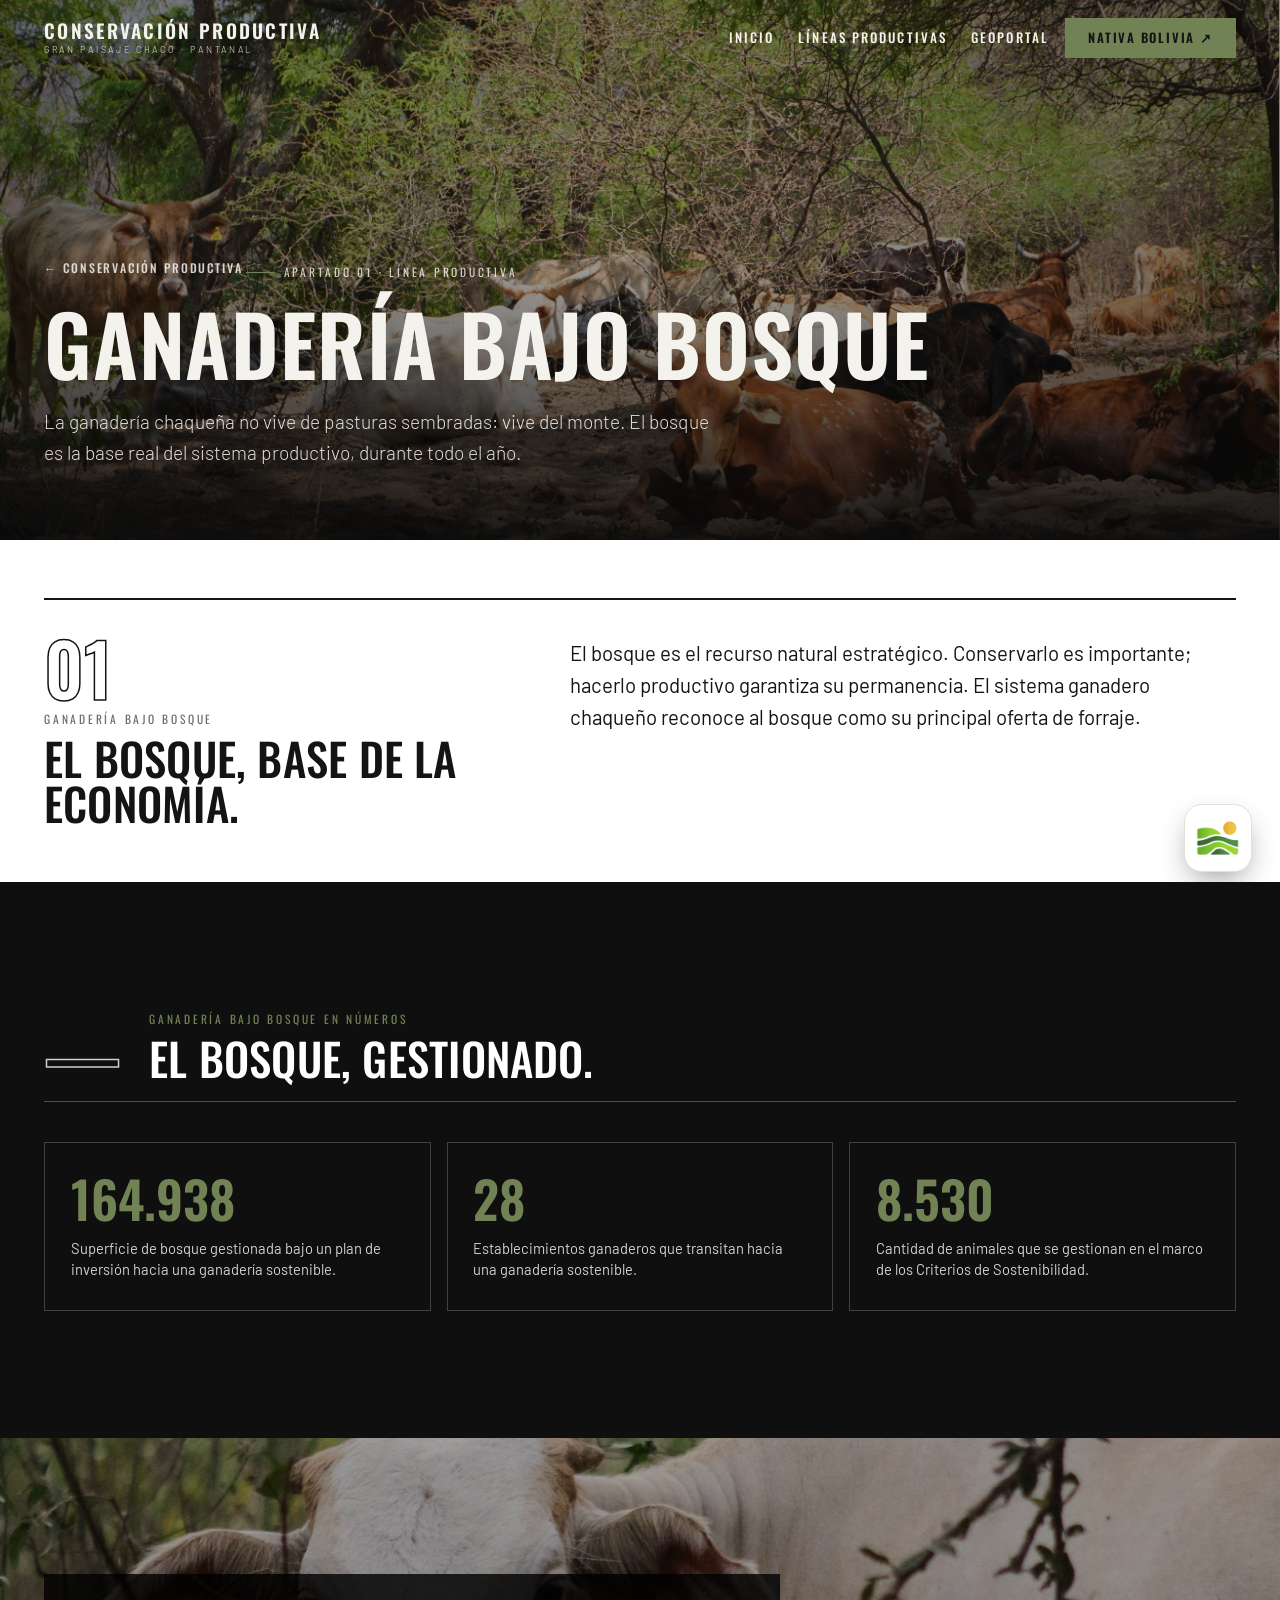
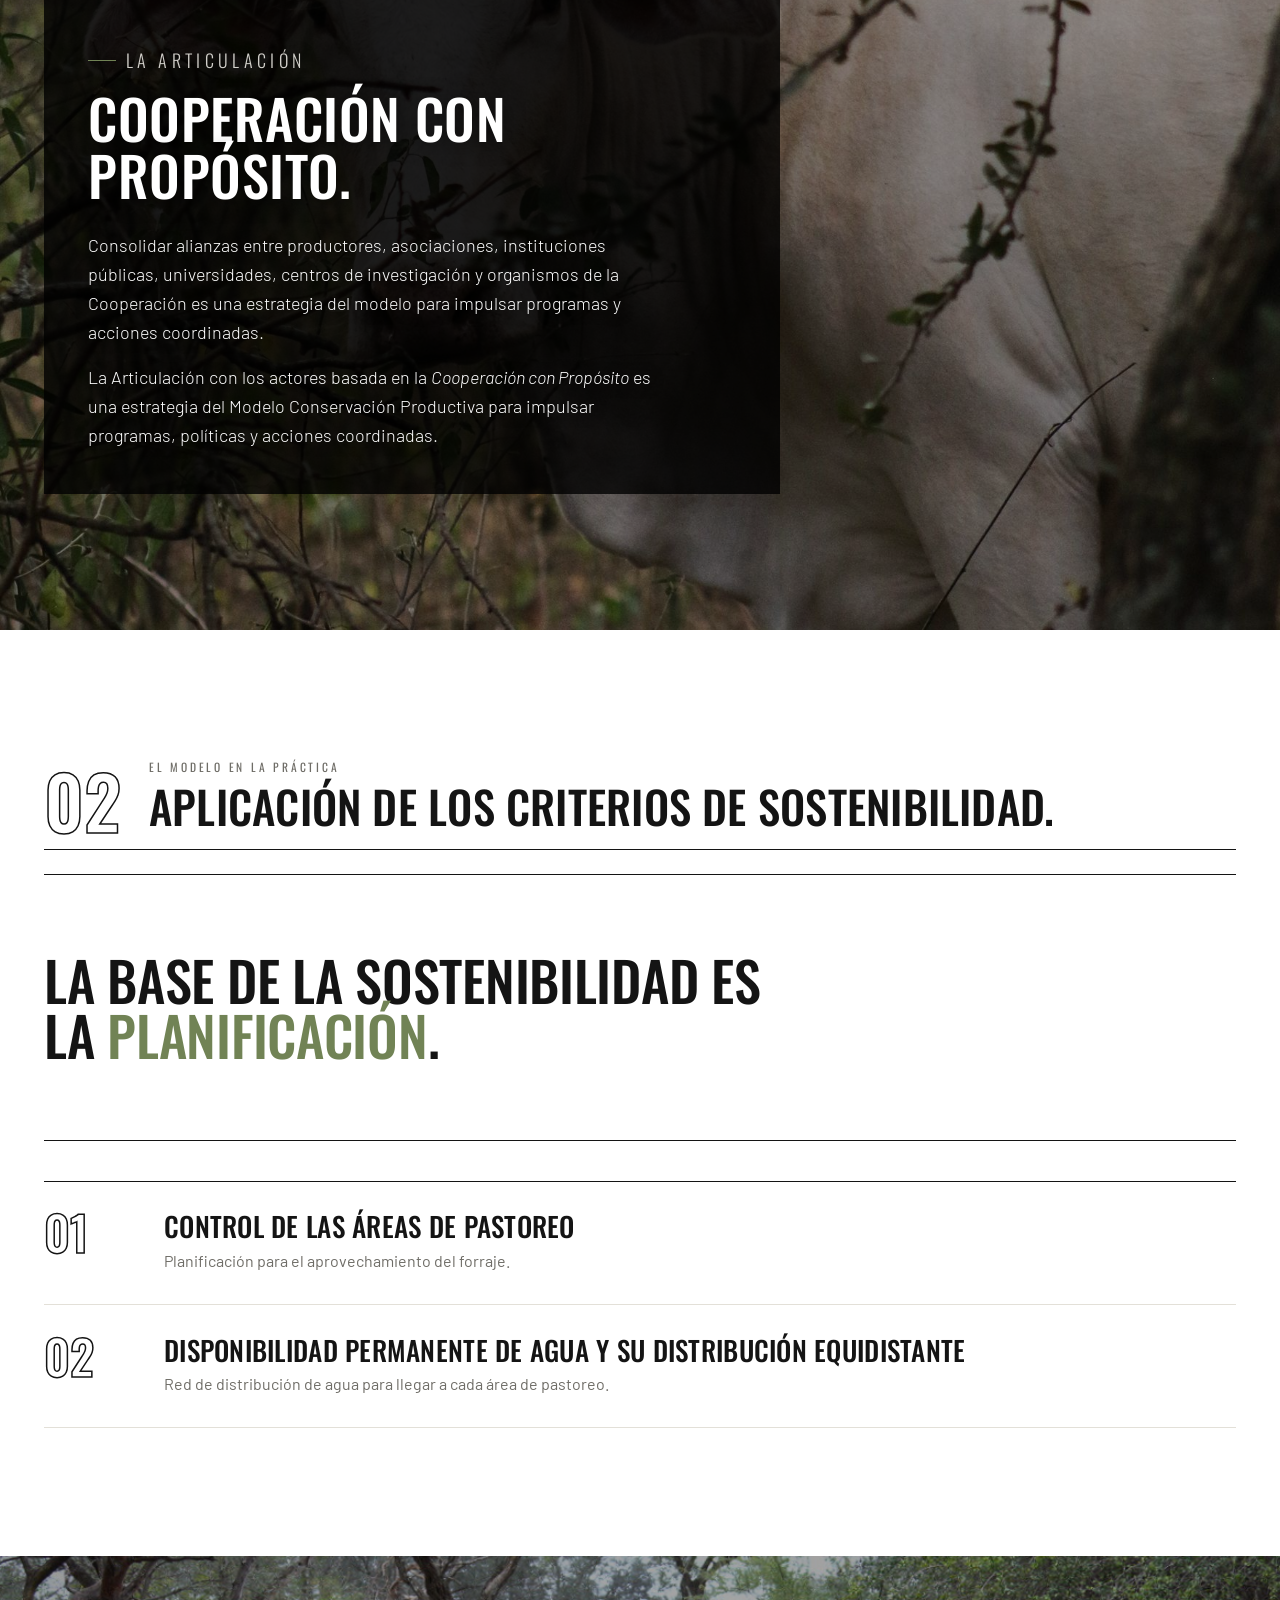
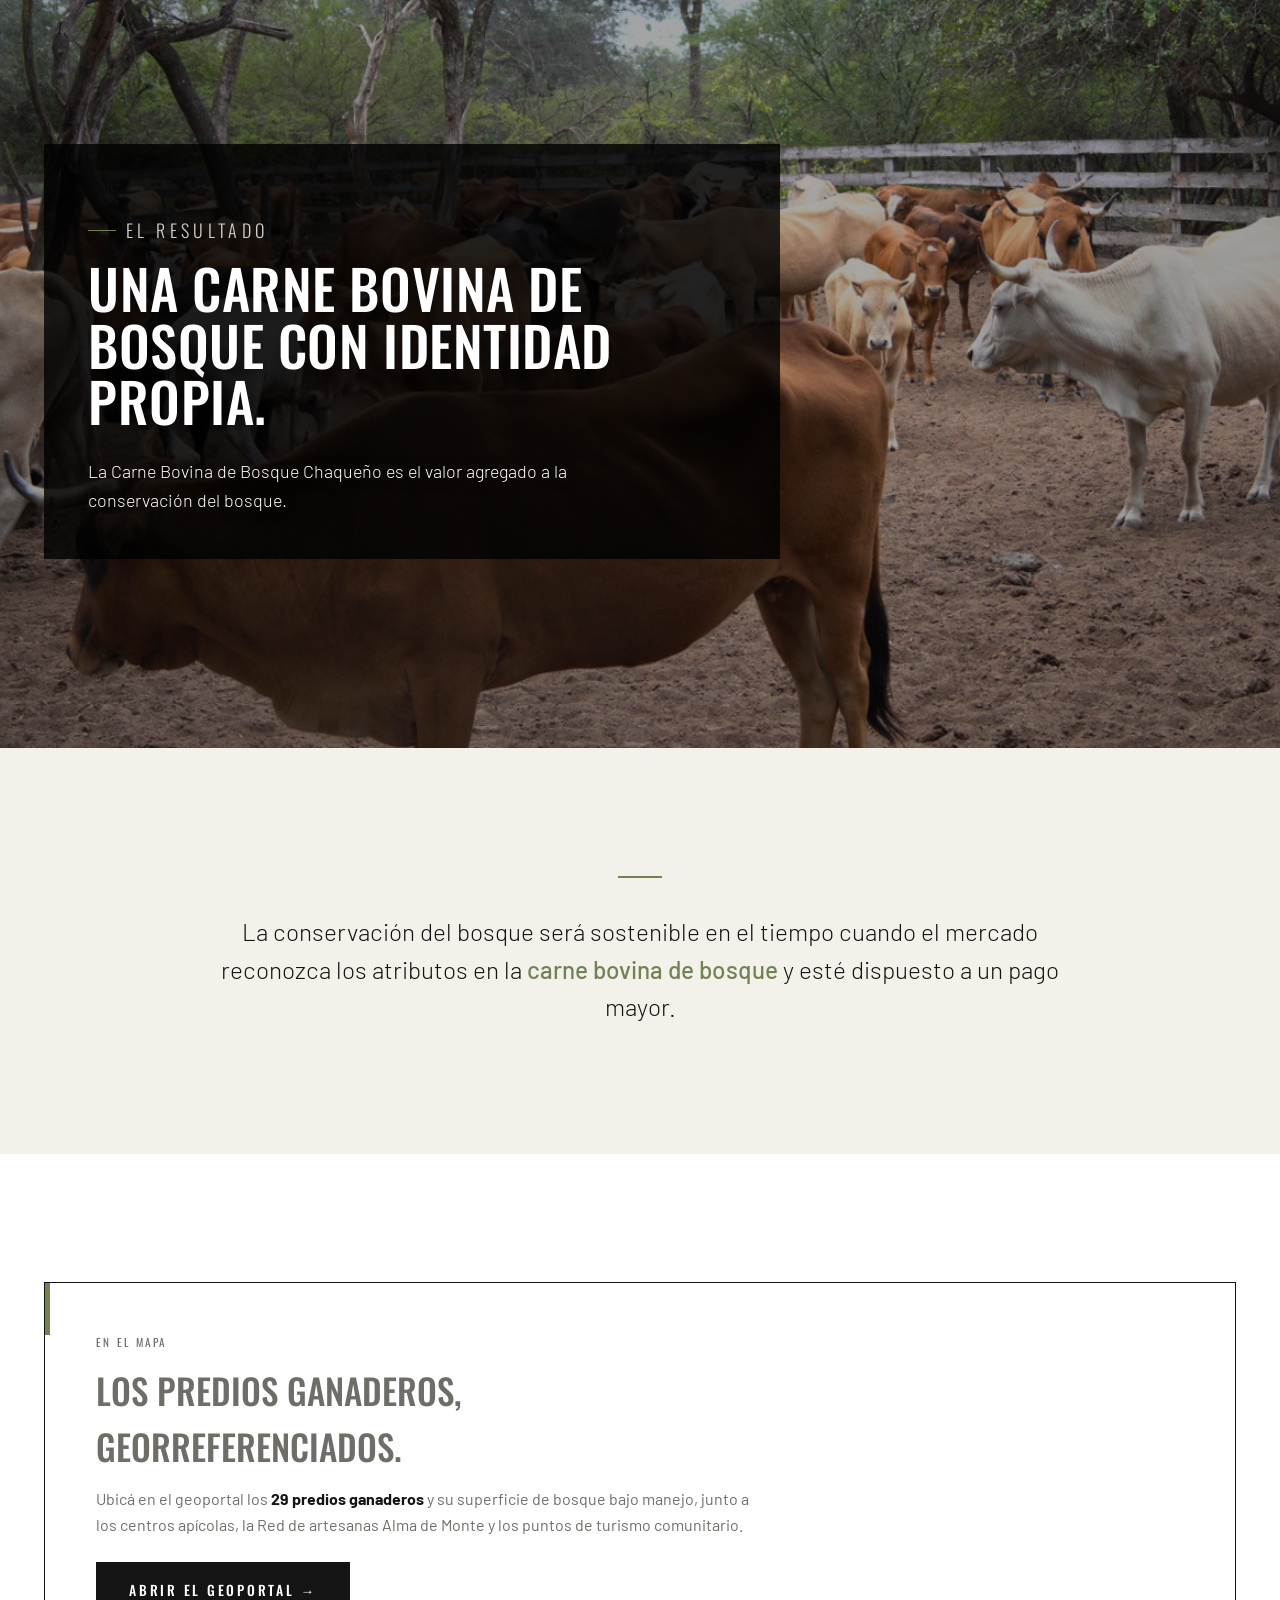
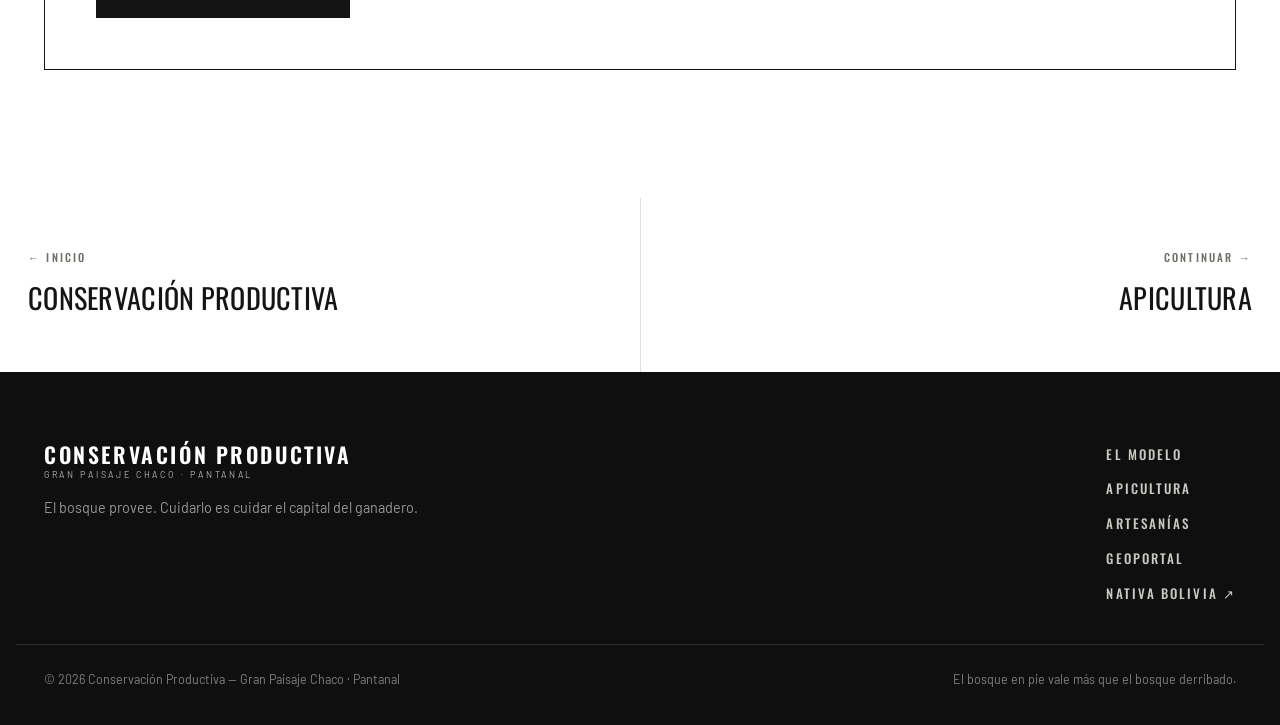
<file: ganaderia.html>
<!DOCTYPE html>
<html lang="es">
<head>
  <meta charset="UTF-8" />
  <meta name="viewport" content="width=device-width, initial-scale=1.0" />
  <meta name="description" content="Ganadería bajo bosque: la ganadería chaqueña no vive de pasturas sembradas, vive del monte. El bosque es la base real del sistema productivo durante todo el año." />
  <title>Ganadería bajo bosque — Conservación Productiva</title>
  <link rel="preconnect" href="https://fonts.googleapis.com" />
  <link rel="preconnect" href="https://fonts.gstatic.com" crossorigin />
  <link href="https://fonts.googleapis.com/css2?family=Oswald:wght@300;400;500;600&family=Barlow:wght@300;400;500;600;700&display=swap" rel="stylesheet" />
  <link rel="stylesheet" href="styles.css?v=20" />
</head>
<body>
  <a href="#contenido" class="skip-link">Saltar al contenido</a>

  <header class="hd hd--over-dark" id="hd">
    <div class="hd__inner">
      <a href="index.html" class="wordmark" aria-label="Conservación Productiva — inicio"><span class="wordmark__text"><strong>Conservación Productiva</strong><em>Gran Paisaje Chaco · Pantanal</em></span></a>
      <nav class="hd__nav" id="hdNav" aria-label="Navegación principal">
        <div class="hd__item"><a href="index.html">Inicio</a></div>
        <div class="hd__item">
          <a href="ganaderia.html">Líneas productivas</a>
          <div class="hd__sub">
            <a href="ganaderia.html">Ganadería bajo bosque</a>
            <a href="apicultura.html">Apicultura</a>
            <a href="artesanias.html">Artesanías</a>
            <a href="turismo.html">Turismo comunitario</a>
          </div>
        </div>
        <div class="hd__item"><a href="geoportal.html">Geoportal</a></div>
      </nav>
      <a href="https://nativabolivia.org/" target="_blank" rel="noopener" class="hd__donar">NATIVA Bolivia ↗</a>
      <button class="hd__burger" id="hdBurger" aria-label="Abrir menú" aria-expanded="false"><span></span><span></span><span></span></button>
    </div>
  </header>

  <main id="contenido">
    <section class="portada">
      <img class="portada__img" src="IMAGENES/img13.png" alt="Ganado pastando entre los árboles del monte." decoding="async" />
      <div class="portada__veil" aria-hidden="true"></div>
      <div class="wrap portada__copy">
        <a href="index.html" class="crumb">← Conservación Productiva</a>
        <p class="cp-mark reveal" style="color:rgba(244,242,236,0.8)">Apartado 01 · Línea productiva</p>
        <h1 class="portada__title reveal" data-delay="80">Ganadería bajo bosque</h1>
        <p class="portada__sub reveal" data-delay="160">La ganadería chaqueña no vive de pasturas sembradas: vive del monte. El bosque es la base real del sistema productivo, durante todo el año.</p>
      </div>
    </section>

    <!-- Nº 01 · EL BOSQUE, BASE DE LA ECONOMÍA (editorial) -->
    <section class="apartado" id="bosque" style="background:var(--bg);padding-bottom:clamp(2.5rem,5vw,3.5rem)">
      <div class="wrap">
        <div class="cp-intro2">
          <div class="cp-intro2__head reveal">
            <span class="cp-shead__no">01</span>
            <p class="cp-shead__k">Ganadería bajo bosque</p>
            <h2 class="cp-shead__t">El bosque, base de la economía.</h2>
          </div>
          <div class="cp-intro2__body reveal">
            <p class="cp-lead">El bosque es el recurso natural estratégico. Conservarlo es importante; hacerlo productivo garantiza su permanencia. El sistema ganadero chaqueño reconoce al bosque como su principal oferta de forraje.</p>
          </div>
        </div>
      </div>
    </section>

    <!-- CIFRAS (sección oscura, 3 datos) -->
    <section class="apartado" style="background:var(--dark);color:var(--cream)">
      <div class="wrap">
        <header class="cp-shead reveal" style="border-bottom-color:rgba(244,242,236,0.28)">
          <span class="cp-shead__no" style="-webkit-text-stroke-color:rgba(244,242,236,0.85)">—</span>
          <div><p class="cp-shead__k" style="color:var(--stat)">Ganadería bajo bosque en números</p><h2 class="cp-shead__t" style="color:#fff">El bosque, gestionado.</h2></div>
        </header>
        <div class="cp-datos cp-datos--3 reveal" style="margin-top:2.5rem">
          <div class="cp-dato"><span class="cp-dato__n cifra__num" data-count="168226">0</span><span class="cp-dato__l">Superficie de bosque gestionada bajo un plan de inversión hacia una ganadería sostenible.</span></div>
          <div class="cp-dato"><span class="cp-dato__n cifra__num" data-count="29">0</span><span class="cp-dato__l">Establecimientos ganaderos que transitan hacia una ganadería sostenible.</span></div>
          <div class="cp-dato"><span class="cp-dato__n cifra__num" data-count="8700">0</span><span class="cp-dato__l">Cantidad de animales que se gestionan en el marco de los Criterios de Sostenibilidad.</span></div>
        </div>
      </div>
    </section>

    <!-- BANDA · COOPERACIÓN CON PROPÓSITO -->
    <section class="banda">
      <img class="banda__img" src="IMAGENES/img3.jpeg" alt="Ganado entre los árboles del monte chaqueño." decoding="async" />
      <div class="banda__veil" aria-hidden="true"></div>
      <div class="wrap banda__inner">
        <div class="max">
          <p class="cp-mark reveal" style="color:rgba(244,242,236,0.85)">La articulación</p>
          <h2 class="reveal" data-delay="80" style="margin-top:0.9rem">Cooperación con propósito.</h2>
          <p class="reveal" data-delay="160">Consolidar alianzas entre productores, asociaciones, instituciones públicas, universidades, centros de investigación y organismos de la Cooperación es una estrategia del modelo para impulsar programas y acciones coordinadas.</p>
          <p class="reveal" data-delay="200" style="margin-top:1rem">La Articulación con los actores basada en la <em>Cooperación con Propósito</em> es una estrategia del Modelo Conservación Productiva para impulsar programas, políticas y acciones coordinadas.</p>
        </div>
      </div>
    </section>

    <!-- Nº 02 · EL MODELO EN LA PRÁCTICA -->
    <section class="apartado" style="background:var(--bg)">
      <div class="wrap">
        <header class="cp-shead reveal">
          <span class="cp-shead__no">02</span>
          <div><p class="cp-shead__k">El modelo en la práctica</p><h2 class="cp-shead__t">Aplicación de los Criterios de Sostenibilidad.</h2></div>
        </header>
        <div class="cp-declara reveal" style="margin-top:1.5rem">
          <p>La base de la sostenibilidad es la <em>planificación</em>.</p>
        </div>
        <div class="cp-steps reveal" style="margin-top:2.5rem">
          <div class="cp-step"><span class="cp-step__n">01</span><div><h3>Control de las áreas de pastoreo</h3><p>Planificación para el aprovechamiento del forraje.</p></div></div>
          <div class="cp-step"><span class="cp-step__n">02</span><div><h3>Disponibilidad permanente de agua y su distribución equidistante</h3><p>Red de distribución de agua para llegar a cada área de pastoreo.</p></div></div>
        </div>
      </div>
    </section>

    <!-- BANDA · EL RESULTADO -->
    <section class="banda">
      <img class="banda__img" src="IMAGENES/img12.png" alt="Hato de ganado en el monte chaqueño." decoding="async" />
      <div class="banda__veil" aria-hidden="true"></div>
      <div class="wrap banda__inner">
        <div class="max">
          <p class="cp-mark reveal" style="color:rgba(244,242,236,0.85)">El resultado</p>
          <h2 class="reveal" data-delay="80" style="margin-top:0.9rem">Una carne bovina de bosque con identidad propia.</h2>
          <p class="reveal" data-delay="160">La Carne Bovina de Bosque Chaqueño es el valor agregado a la conservación del bosque.</p>
        </div>
      </div>
    </section>

    <!-- FRASE (cierre) -->
    <section class="apartado" style="background:var(--bg-off)">
      <div class="wrap">
        <div class="cp-frase reveal">
          <span class="cp-frase__rule" aria-hidden="true"></span>
          <p>La conservación del bosque será sostenible en el tiempo cuando el mercado reconozca los atributos en la <em>carne bovina de bosque</em> y esté dispuesto a un pago mayor.</p>
        </div>
      </div>
    </section>

    <!-- FICHA / GEO -->
    <section class="apartado" style="background:var(--bg)">
      <div class="wrap">
        <div class="cp-ficha reveal">
          <p class="cp-ficha__k">En el mapa</p>
          <p class="cp-ficha__t">Los predios ganaderos, georreferenciados.</p>
          <p>Ubicá en el geoportal los <strong style="color:var(--ink)">29 predios ganaderos</strong> y su superficie de bosque bajo manejo, junto a los centros apícolas, la Red de artesanas Alma de Monte y los puntos de turismo comunitario.</p>
          <div style="margin-top:1.5rem"><a href="geoportal.html" class="btn btn--solid">Abrir el geoportal →</a></div>
        </div>
      </div>
    </section>

    <nav class="pagenav" aria-label="Otras páginas">
      <a href="index.html" class="is-prev"><span class="pagenav__k">← Inicio</span><span class="pagenav__t">Conservación Productiva</span></a>
      <a href="apicultura.html" class="is-next"><span class="pagenav__k">Continuar →</span><span class="pagenav__t">Apicultura</span></a>
    </nav>

  </main>

  <footer class="ft">
    <div class="wrap ft__inner">
      <div class="ft__brand">
        <div class="wordmark__text wordmark__text--ft"><strong>Conservación Productiva</strong><em>Gran Paisaje Chaco · Pantanal</em></div>
        <p>El bosque provee. Cuidarlo es cuidar el capital del ganadero.</p>
      </div>
      <nav class="ft__nav" aria-label="Pie de página"><a href="index.html#modelo">El Modelo</a><a href="apicultura.html">Apicultura</a><a href="artesanias.html">Artesanías</a><a href="geoportal.html">Geoportal</a><a href="https://nativabolivia.org/" target="_blank" rel="noopener">NATIVA Bolivia ↗</a></nav>
    </div>
    <div class="wrap ft__base">
      <span>© <span id="year"></span> Conservación Productiva — Gran Paisaje Chaco · Pantanal</span>
      <span>El bosque en pie vale más que el bosque derribado.</span>
    </div>
  </footer>

  <script src="script.js?v=2"></script>
  <!-- Botón flotante: ir a Alma de Monte -->
  <a class="cp-fab" aria-label="Ir a Alma de Monte">
    
    <img class="cp-fab__img" src="IMAGENES/logoalmmont.png" alt="Alma de Monte" decoding="async" />
  </a>

</body>
</html>
</file>
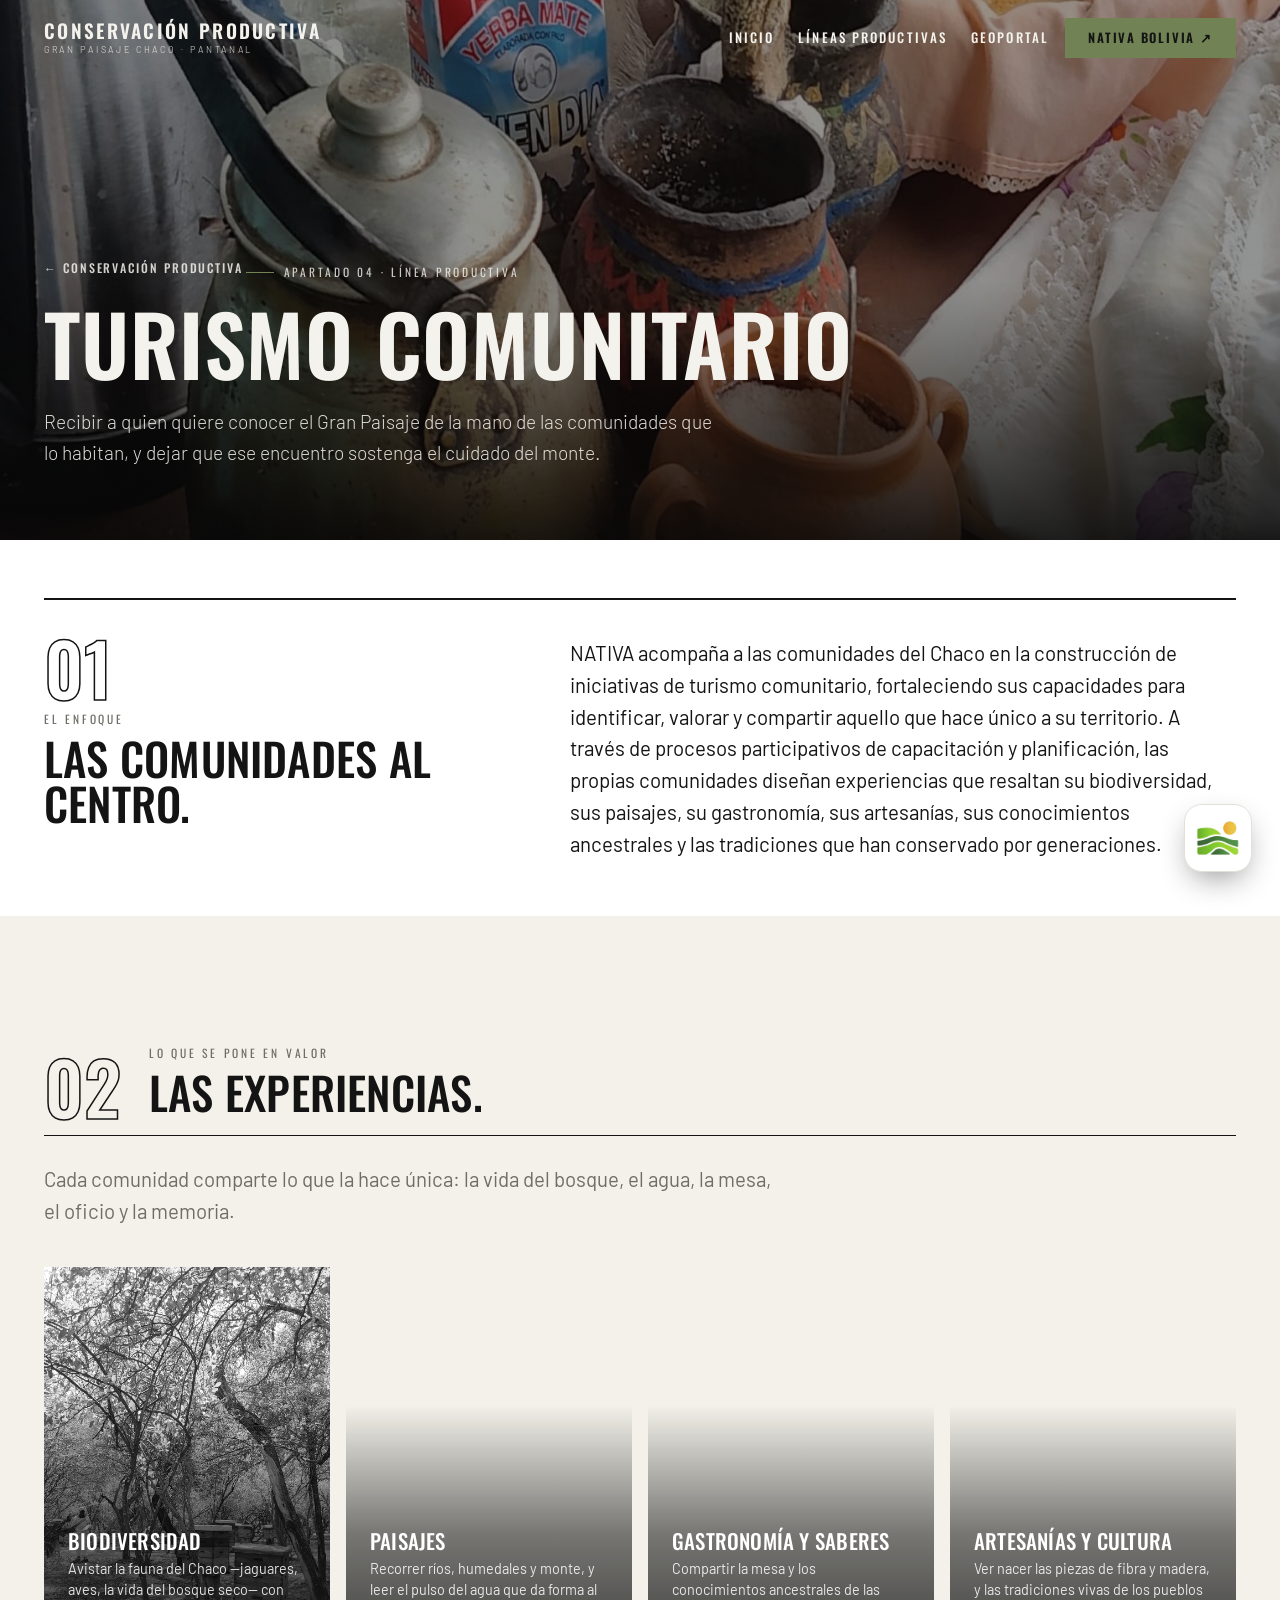
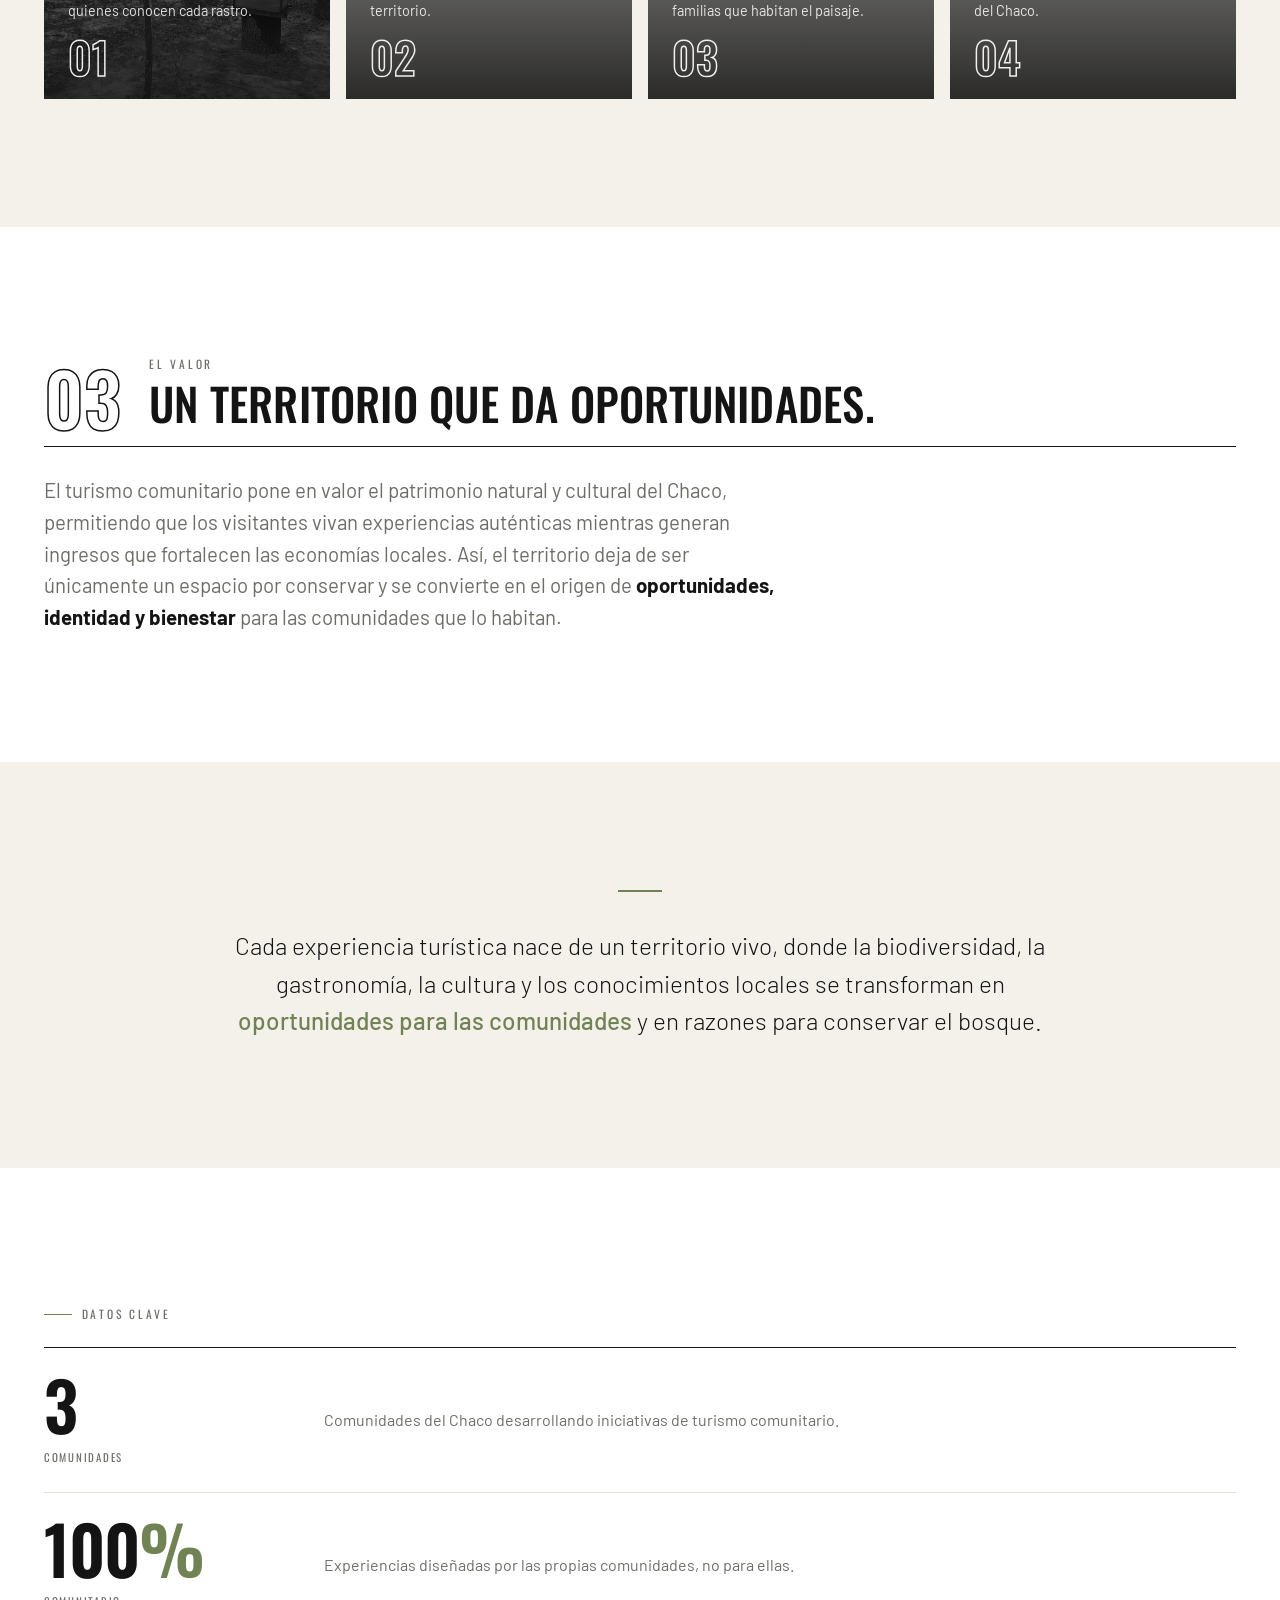
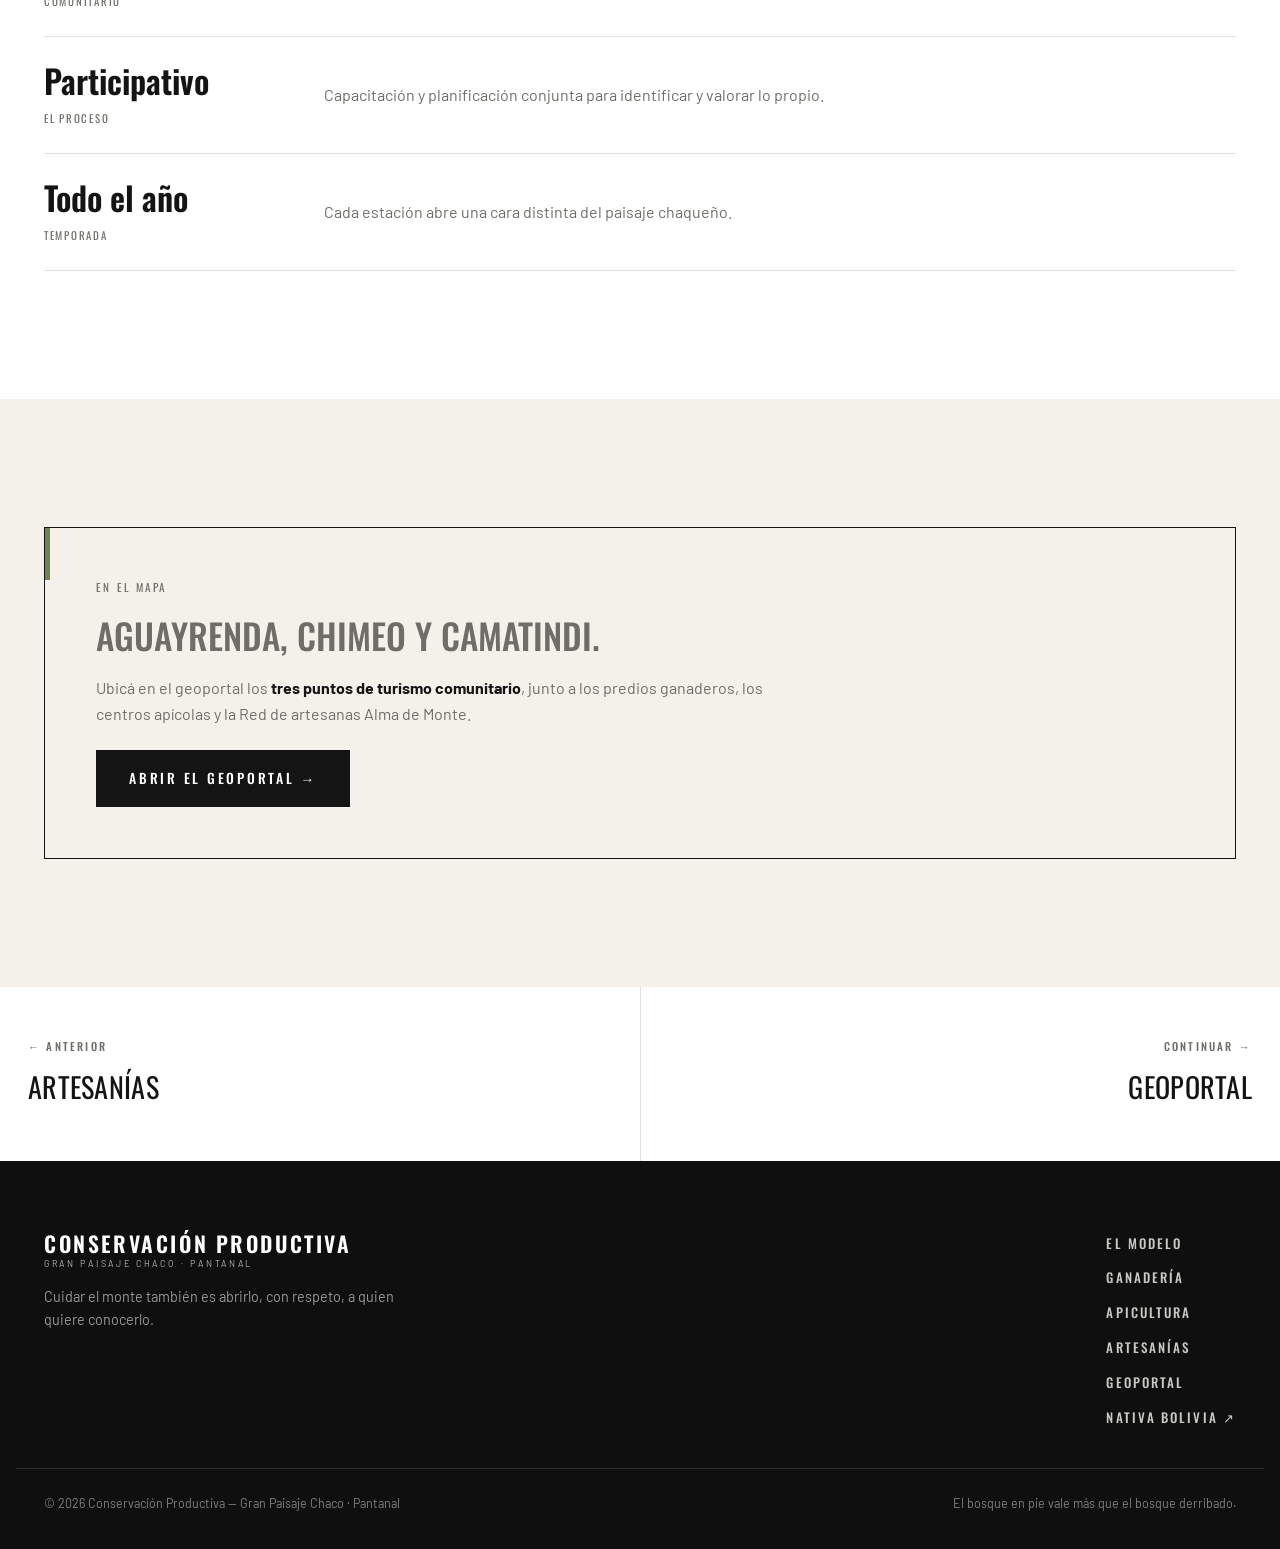
<file: turismo.html>
<!DOCTYPE html>
<html lang="es">
<head>
  <meta charset="UTF-8" />
  <meta name="viewport" content="width=device-width, initial-scale=1.0" />
  <meta name="description" content="Turismo comunitario en el Gran Paisaje Chaco-Pantanal: recibir a quien quiere conocer el territorio de la mano de las comunidades que lo cuidan, y que ese encuentro sostenga la conservación." />
  <title>Turismo comunitario — Conservación Productiva</title>
  <link rel="preconnect" href="https://fonts.googleapis.com" />
  <link rel="preconnect" href="https://fonts.gstatic.com" crossorigin />
  <link href="https://fonts.googleapis.com/css2?family=Oswald:wght@300;400;500;600&family=Barlow:wght@300;400;500;600;700&display=swap" rel="stylesheet" />
  <link rel="stylesheet" href="styles.css?v=20" />
</head>
<body>
  <a href="#contenido" class="skip-link">Saltar al contenido</a>

  <header class="hd hd--over-dark" id="hd">
    <div class="hd__inner">
      <a href="index.html" class="wordmark" aria-label="Conservación Productiva — inicio"><span class="wordmark__text"><strong>Conservación Productiva</strong><em>Gran Paisaje Chaco · Pantanal</em></span></a>
      <nav class="hd__nav" id="hdNav" aria-label="Navegación principal">
        <div class="hd__item"><a href="index.html">Inicio</a></div>
        <div class="hd__item">
          <a href="ganaderia.html">Líneas productivas</a>
          <div class="hd__sub">
            <a href="ganaderia.html">Ganadería bajo bosque</a>
            <a href="apicultura.html">Apicultura</a>
            <a href="artesanias.html">Artesanías</a>
            <a href="turismo.html">Turismo comunitario</a>
          </div>
        </div>
        <div class="hd__item"><a href="geoportal.html">Geoportal</a></div>
      </nav>
      <a href="https://nativabolivia.org/" target="_blank" rel="noopener" class="hd__donar">NATIVA Bolivia ↗</a>
      <button class="hd__burger" id="hdBurger" aria-label="Abrir menú" aria-expanded="false"><span></span><span></span><span></span></button>
    </div>
  </header>

  <main id="contenido">
    <section class="portada">
      <img class="portada__img" src="IMAGENES/img15.jpeg" alt="El monte chaqueño, destino del turismo comunitario." decoding="async" />
      <div class="portada__veil" aria-hidden="true"></div>
      <div class="wrap portada__copy">
        <a href="index.html" class="crumb">← Conservación Productiva</a>
        <p class="cp-mark reveal" style="color:rgba(244,242,236,0.8)">Apartado 04 · Línea productiva</p>
        <h1 class="portada__title reveal" data-delay="80">Turismo comunitario</h1>
        <p class="portada__sub reveal" data-delay="160">Recibir a quien quiere conocer el Gran Paisaje de la mano de las comunidades que lo habitan, y dejar que ese encuentro sostenga el cuidado del monte.</p>
      </div>
    </section>

    <!-- Nº 01 · EL ENFOQUE (editorial) -->
    <section class="apartado" id="enfoque" style="background:var(--bg);padding-bottom:clamp(2.5rem,5vw,3.5rem)">
      <div class="wrap">
        <div class="cp-intro2">
          <div class="cp-intro2__head reveal">
            <span class="cp-shead__no">01</span>
            <p class="cp-shead__k">El enfoque</p>
            <h2 class="cp-shead__t">Las comunidades al centro.</h2>
          </div>
          <div class="cp-intro2__body reveal">
            <p class="cp-lead">NATIVA acompaña a las comunidades del Chaco en la construcción de iniciativas de turismo comunitario, fortaleciendo sus capacidades para identificar, valorar y compartir aquello que hace único a su territorio. A través de procesos participativos de capacitación y planificación, las propias comunidades diseñan experiencias que resaltan su biodiversidad, sus paisajes, su gastronomía, sus artesanías, sus conocimientos ancestrales y las tradiciones que han conservado por generaciones.</p>
          </div>
        </div>
      </div>
    </section>

    <!-- LAS EXPERIENCIAS (cuadros) -->
    <section class="apartado" style="background:var(--bg-off)">
      <div class="wrap">
        <header class="cp-shead reveal">
          <span class="cp-shead__no">02</span>
          <div><p class="cp-shead__k">Lo que se pone en valor</p><h2 class="cp-shead__t">Las experiencias.</h2></div>
        </header>
        <p class="cp-lead cp-lead--muted reveal">Cada comunidad comparte lo que la hace única: la vida del bosque, el agua, la mesa, el oficio y la memoria.</p>
        <div class="cp-turismo reveal" style="margin-top:2.5rem">
          <article class="cp-turi">
            <img class="cp-turi__img" src="IMAGENES/img11.jpg" alt="La vida del bosque seco chaqueño." decoding="async" />
            <div class="cp-turi__veil" aria-hidden="true"></div>
            <div class="cp-turi__body">
              <h3 class="cp-turi__t">Biodiversidad</h3>
              <p class="cp-turi__d">Avistar la fauna del Chaco —jaguares, aves, la vida del bosque seco— con quienes conocen cada rastro.</p>
              <span class="cp-turi__n">01</span>
            </div>
          </article>
          <article class="cp-turi">
            <img class="cp-turi__img" src="IMAGENES/img1.jpeg" alt="El monte y sus animales, paisaje vivo del Chaco." decoding="async" />
            <div class="cp-turi__veil" aria-hidden="true"></div>
            <div class="cp-turi__body">
              <h3 class="cp-turi__t">Paisajes</h3>
              <p class="cp-turi__d">Recorrer ríos, humedales y monte, y leer el pulso del agua que da forma al territorio.</p>
              <span class="cp-turi__n">02</span>
            </div>
          </article>
          <article class="cp-turi">
            <img class="cp-turi__img" src="IMAGENES/img16.jpeg" alt="Saberes de las comunidades del Chaco." decoding="async" />
            <div class="cp-turi__veil" aria-hidden="true"></div>
            <div class="cp-turi__body">
              <h3 class="cp-turi__t">Gastronomía y saberes</h3>
              <p class="cp-turi__d">Compartir la mesa y los conocimientos ancestrales de las familias que habitan el paisaje.</p>
              <span class="cp-turi__n">03</span>
            </div>
          </article>
          <article class="cp-turi">
            <img class="cp-turi__img" src="IMAGENES/img8.jpg" alt="Piezas artesanales de fibra del Chaco." decoding="async" />
            <div class="cp-turi__veil" aria-hidden="true"></div>
            <div class="cp-turi__body">
              <h3 class="cp-turi__t">Artesanías y cultura</h3>
              <p class="cp-turi__d">Ver nacer las piezas de fibra y madera, y las tradiciones vivas de los pueblos del Chaco.</p>
              <span class="cp-turi__n">04</span>
            </div>
          </article>
        </div>
      </div>
    </section>

    <!-- Nº 03 · EL VALOR -->
    <section class="apartado" style="background:var(--bg)">
      <div class="wrap">
        <header class="cp-shead reveal">
          <span class="cp-shead__no">03</span>
          <div><p class="cp-shead__k">El valor</p><h2 class="cp-shead__t">Un territorio que da oportunidades.</h2></div>
        </header>
        <p class="cp-lead cp-lead--muted reveal">El turismo comunitario pone en valor el patrimonio natural y cultural del Chaco, permitiendo que los visitantes vivan experiencias auténticas mientras generan ingresos que fortalecen las economías locales. Así, el territorio deja de ser únicamente un espacio por conservar y se convierte en el origen de <strong style="color:var(--ink)">oportunidades, identidad y bienestar</strong> para las comunidades que lo habitan.</p>
      </div>
    </section>

    <!-- FRASE (tipografía delgada) -->
    <section class="apartado" style="background:var(--bg-off)">
      <div class="wrap">
        <div class="cp-frase reveal">
          <span class="cp-frase__rule" aria-hidden="true"></span>
          <p>Cada experiencia turística nace de un territorio vivo, donde la biodiversidad, la gastronomía, la cultura y los conocimientos locales se transforman en <em>oportunidades para las comunidades</em> y en razones para conservar el bosque.</p>
        </div>
      </div>
    </section>

    <!-- DATOS CLAVE (ledger) -->
    <section class="apartado" style="background:var(--bg)">
      <div class="wrap">
        <p class="cp-mark reveal">Datos clave</p>
        <div class="cp-ledger reveal" style="margin-top:1.5rem">
          <div class="cp-ledger__row"><div><span class="cp-ledger__val">3</span><span class="cp-ledger__u">Comunidades</span></div><p class="cp-ledger__desc">Comunidades del Chaco desarrollando iniciativas de turismo comunitario.</p></div>
          <div class="cp-ledger__row"><div><span class="cp-ledger__val">100<em>%</em></span><span class="cp-ledger__u">Comunitario</span></div><p class="cp-ledger__desc">Experiencias diseñadas por las propias comunidades, no para ellas.</p></div>
          <div class="cp-ledger__row"><div><span class="cp-ledger__val cp-ledger__val--word">Participativo</span><span class="cp-ledger__u">El proceso</span></div><p class="cp-ledger__desc">Capacitación y planificación conjunta para identificar y valorar lo propio.</p></div>
          <div class="cp-ledger__row"><div><span class="cp-ledger__val cp-ledger__val--word">Todo el año</span><span class="cp-ledger__u">Temporada</span></div><p class="cp-ledger__desc">Cada estación abre una cara distinta del paisaje chaqueño.</p></div>
        </div>
      </div>
    </section>

    <!-- FICHA / GEO -->
    <section class="apartado" style="background:var(--bg-off)">
      <div class="wrap">
        <div class="cp-ficha reveal">
          <p class="cp-ficha__k">En el mapa</p>
          <p class="cp-ficha__t">Aguayrenda, Chimeo y Camatindi.</p>
          <p>Ubicá en el geoportal los <strong style="color:var(--ink)">tres puntos de turismo comunitario</strong>, junto a los predios ganaderos, los centros apícolas y la Red de artesanas Alma de Monte.</p>
          <div style="margin-top:1.5rem"><a href="geoportal.html" class="btn btn--solid">Abrir el geoportal →</a></div>
        </div>
      </div>
    </section>

    <nav class="pagenav" aria-label="Otras páginas">
      <a href="artesanias.html" class="is-prev"><span class="pagenav__k">← Anterior</span><span class="pagenav__t">Artesanías</span></a>
      <a href="geoportal.html" class="is-next"><span class="pagenav__k">Continuar →</span><span class="pagenav__t">Geoportal</span></a>
    </nav>

  </main>

  <footer class="ft">
    <div class="wrap ft__inner">
      <div class="ft__brand">
        <div class="wordmark__text wordmark__text--ft"><strong>Conservación Productiva</strong><em>Gran Paisaje Chaco · Pantanal</em></div>
        <p>Cuidar el monte también es abrirlo, con respeto, a quien quiere conocerlo.</p>
      </div>
      <nav class="ft__nav" aria-label="Pie de página"><a href="index.html#modelo">El Modelo</a><a href="ganaderia.html">Ganadería</a><a href="apicultura.html">Apicultura</a><a href="artesanias.html">Artesanías</a><a href="geoportal.html">Geoportal</a><a href="https://nativabolivia.org/" target="_blank" rel="noopener">NATIVA Bolivia ↗</a></nav>
    </div>
    <div class="wrap ft__base">
      <span>© <span id="year"></span> Conservación Productiva — Gran Paisaje Chaco · Pantanal</span>
      <span>El bosque en pie vale más que el bosque derribado.</span>
    </div>
  </footer>

  <script src="script.js?v=2"></script>
  <!-- Botón flotante: ir a Alma de Monte -->
  <a class="cp-fab" aria-label="Ir a Alma de Monte">
    
    <img class="cp-fab__img" src="IMAGENES/logoalmmont.png" alt="Alma de Monte" decoding="async" />
  </a>

</body>
</html>
</file>
<file: styles.css>
/* =========================================================
   NATIVA — Naturaleza, Tierra y Vida (versión estática)
   Estilo unificado del ecosistema: "Expedición" B/N.
   Blanco y negro de alto contraste, titulares en MAYÚSCULAS
   (Oswald) + texto (Barlow), fotografía a sangre, minimalista.
   (Fotos de referencia — se reemplazan por el banco propio.)
   ========================================================= */

:root {
  --bg:      #ffffff;
  --bg-alt:  #f3f1ea;
  --bg-off:  #f3f1ea;
  --ink:     #141414;
  --muted:   #6f6d67;
  --text2:   #ffffff;
  --line:    #e3e0d8;
  --dark:    #0f0f0f;
  --dark-2:  #191817;
  --cream:   #f4f2ec;
  --cream-d: rgba(244, 242, 236, 0.72);
  --stat:    #718355;   /* verde salvia — valores destacados */
  --donar:   #718355;   /* verde salvia — acción destacada */
  --donar-d: #5f6e47;   /* verde salvia oscuro — hover */

  --display: "Oswald", "Arial Narrow", "Helvetica Neue", sans-serif;
  --sans:    "Barlow", system-ui, -apple-system, "Segoe UI", sans-serif;

  --wrap: 78rem;
  --ease: cubic-bezier(0.22, 1, 0.36, 1);
}

*, *::before, *::after { box-sizing: border-box; }
* { margin: 0; }
html { scroll-behavior: smooth; -webkit-text-size-adjust: 100%; }
body { font-family: var(--sans); background: var(--bg); color: var(--ink); line-height: 1.62; -webkit-font-smoothing: antialiased; overflow-x: hidden; }
img { display: block; max-width: 100%; }
a { color: inherit; text-decoration: none; }
h1, h2, h3 { font-family: var(--display); font-weight: 500; line-height: 1.05; }
.font-display { font-family: var(--display); }
section[id] { scroll-margin-top: 5rem; }
::selection { background: var(--ink); color: #fff; }
:focus-visible { outline: 2px solid var(--ink); outline-offset: 3px; }
.wrap { max-width: var(--wrap); margin: 0 auto; padding-inline: 1.75rem; }

.hero__title, .apartado__title, .portada__title, .banda h2, .giro__lead,
.porque__q, .prog h3, .eco-card__t, .cierre h2, .duo h3, .valor h3,
.via h3, .oficina h3, .pagenav__t {
  text-transform: uppercase; letter-spacing: 0.01em;
}

.label { font-family: var(--display); text-transform: uppercase; font-size: 12px; font-weight: 500; letter-spacing: 0.26em; color: var(--muted); display: block; }
.label--forest { color: var(--muted); }
.label--ember { color: var(--cream); }
.label-cream { color: var(--cream); }

.btn { display: inline-flex; align-items: center; gap: 0.6rem; font-family: var(--display); font-size: 0.86rem; font-weight: 500; letter-spacing: 0.2em; text-transform: uppercase; padding: 1rem 2rem; border: 1.5px solid transparent; transition: background 0.3s var(--ease), color 0.3s, border-color 0.3s, transform 0.3s; }
.btn--solid { background: var(--ink); color: #fff; }
.btn--solid:hover { background: #000; transform: translateY(-2px); }
.btn--ghost { border-color: var(--ink); color: var(--ink); }
.btn--ghost:hover { background: var(--ink); color: #fff; }
.btn--light { background: var(--cream); color: var(--ink); }
.btn--light:hover { background: #fff; transform: translateY(-2px); }
.btn--ghost-light { border-color: rgba(244, 242, 236, 0.6); color: var(--cream); }
.btn--ghost-light:hover { background: var(--cream); color: var(--ink); }

.explorar { display: inline-flex; align-items: center; gap: 0.6rem; margin-top: 1.75rem; font-family: var(--display); font-size: 0.82rem; font-weight: 500; letter-spacing: 0.2em; text-transform: uppercase; color: var(--ink); border-bottom: 1.5px solid var(--ink); padding-bottom: 0.35rem; transition: gap 0.3s var(--ease), opacity 0.3s; }
.explorar::after { content: "→"; transition: transform 0.3s var(--ease); }
.explorar:hover { opacity: 0.6; }
.explorar:hover::after { transform: translateX(5px); }

.skip-link { position: absolute; left: 1rem; top: 1rem; z-index: 100; transform: translateY(-6rem); background: var(--ink); color: #fff; padding: 0.75rem 1.25rem; font-family: var(--display); text-transform: uppercase; font-size: 0.8rem; letter-spacing: 0.14em; transition: transform 0.2s; }
.skip-link:focus { transform: none; }

/* ---------- HEADER ---------- */
.hd { position: fixed; inset-inline: 0; top: 0; z-index: 50; transition: background 0.4s var(--ease), border-color 0.4s; border-bottom: 1px solid transparent; }
.hd__inner { max-width: var(--wrap); margin: 0 auto; display: flex; align-items: center; justify-content: space-between; gap: 1rem; padding: 1.1rem 1.75rem; }
.hd.is-solid { background: #fff; border-bottom-color: var(--line); }
.wordmark { position: relative; display: flex; align-items: center; }
.wordmark__logo { height: 34px; width: auto; display: block; transition: opacity 0.4s var(--ease); }
.wordmark__logo--dark { position: absolute; inset: 0; opacity: 0; }
.hd.is-solid .wordmark__logo--light { opacity: 0; }
.hd.is-solid .wordmark__logo--dark { opacity: 1; }
.ft__logo { height: 42px; width: auto; display: block; }
.wordmark__leaf { color: var(--ink); display: grid; place-items: center; transition: color 0.4s; }
.hd--over-dark:not(.is-solid) .wordmark__leaf { color: var(--cream); }
.wordmark__text { display: flex; flex-direction: column; line-height: 1; }
.wordmark__text strong { font-family: var(--display); font-weight: 600; font-size: 1.2rem; text-transform: uppercase; letter-spacing: 0.12em; color: var(--ink); transition: color 0.4s; }
.wordmark__text em { font-style: normal; font-size: 0.56rem; letter-spacing: 0.3em; text-transform: uppercase; color: var(--muted); margin-top: 6px; transition: color 0.4s; }
.hd--over-dark:not(.is-solid) .wordmark__text strong { color: var(--cream); }
.hd--over-dark:not(.is-solid) .wordmark__text em { color: var(--cream-d); }
.hd__nav { display: flex; align-items: center; gap: 1.5rem; margin-left: auto; }
.hd__nav a { font-family: var(--display); font-size: 0.82rem; font-weight: 500; letter-spacing: 0.16em; text-transform: uppercase; color: var(--ink); position: relative; transition: opacity 0.25s; }
.hd__nav a:not(.hd__cta)::after { content: ""; position: absolute; left: 0; bottom: -6px; width: 0; height: 2px; background: currentColor; transition: width 0.3s var(--ease); }
.hd__nav a:not(.hd__cta):hover::after { width: 100%; }
.hd--over-dark:not(.is-solid) .hd__nav a { color: var(--cream); }
.hd__cta { padding: 0.55rem 1.15rem; border: 1.5px solid var(--ink); }
.hd--over-dark:not(.is-solid) .hd__cta { border-color: rgba(244, 242, 236, 0.6); color: var(--cream); }
.hd__cta:hover { background: var(--ink); color: #fff; }
.hd--over-dark:not(.is-solid) .hd__cta:hover { background: var(--cream); color: var(--ink); }
/* Botón Donar — acción destacada y persistente */
.hd__donar { display: inline-flex; align-items: center; gap: 0.4rem; font-family: var(--display); font-size: 0.8rem; font-weight: 600; letter-spacing: 0.14em; text-transform: uppercase; color: var(--ink) !important; background: var(--donar); padding: 0.62rem 1.45rem; white-space: nowrap; transition: background 0.25s var(--ease), transform 0.25s var(--ease); }
.hd__donar:hover { background: var(--donar-d); transform: translateY(-2px); }
.hd__donar::after { content: none !important; }
.btn--donar { background: var(--donar); color: var(--ink); }
.btn--donar:hover { background: var(--donar-d); transform: translateY(-2px); }
.hd__burger { display: none; flex-direction: column; gap: 5px; background: none; border: 0; cursor: pointer; padding: 6px; }
.hd__burger span { width: 26px; height: 2px; background: var(--ink); transition: 0.3s var(--ease); }
.hd--over-dark:not(.is-solid) .hd__burger span { background: var(--cream); }

/* ---------- HERO ---------- */
.hero { position: relative; min-height: 100vh; min-height: 100svh; display: flex; align-items: center; justify-content: center; overflow: hidden; text-align: center; color: var(--cream); }
.hero__img { position: absolute; inset: 0; width: 100%; height: 100%; object-fit: cover; }
.hero__veil { position: absolute; inset: 0; background: linear-gradient(to bottom, rgba(10,10,10,0.5) 0%, rgba(10,10,10,0.35) 40%, rgba(10,10,10,0.7) 100%); }
.hero__inner { position: relative; z-index: 2; max-width: 62rem; padding: 0 1.75rem; }
.hero__inner .label { margin-bottom: 1.75rem; }
.hero__title { font-family: var(--display); font-weight: 600; color: #fff; font-size: clamp(2.8rem, 8vw, 6rem); line-height: 0.98; letter-spacing: 0.01em; text-shadow: 0 6px 40px rgba(10,10,10,0.45); }
.hero__title em { font-style: normal; }
.hero__sub { max-width: 40rem; margin: 1.75rem auto 0; font-size: clamp(1.05rem, 1.6vw, 1.3rem); color: rgba(244,242,236,0.9); font-weight: 300; }
.hero__actions { display: flex; flex-wrap: wrap; gap: 1rem; justify-content: center; margin-top: 2.4rem; }
.hero__scroll { position: absolute; bottom: 2rem; left: 50%; transform: translateX(-50%); z-index: 2; display: flex; flex-direction: column; align-items: center; gap: 0.6rem; }
.hero__chev { width: 14px; height: 14px; border-right: 2px solid var(--cream); border-bottom: 2px solid var(--cream); transform: rotate(45deg); }

/* ---------- Banda foto (Urgencia / Nunca solos) ---------- */
.banda { position: relative; min-height: 88vh; display: flex; align-items: center; overflow: hidden; color: var(--cream); }
.banda__img { position: absolute; inset: 0; width: 100%; height: 100%; object-fit: cover; }
.banda__veil { position: absolute; inset: 0; background: rgba(6,6,6,0.32); }
.banda__veil--izq { background: linear-gradient(to right, rgba(8,8,8,0.9), rgba(8,8,8,0.55) 55%, rgba(8,8,8,0.3)); }
.banda__inner { position: relative; z-index: 2; width: 100%; }
.banda__inner .max { max-width: 46rem; background: rgba(0,0,0,0.8); padding: clamp(1.6rem, 3.5vw, 2.75rem); }
.banda h2 { font-family: var(--display); font-weight: 500; font-size: clamp(2rem, 4.4vw, 3.4rem); line-height: 1.04; color: #fff; text-shadow: 0 2px 20px rgba(0,0,0,0.5); }
.banda p { max-width: 36rem; margin-top: 1.75rem; font-size: 1.12rem; color: #ffffff; font-weight: 300; text-shadow: 0 1px 14px rgba(0,0,0,0.5); }

/* ---------- Giro / intro ---------- */
.giro { padding: clamp(6rem, 12vw, 11rem) 0 clamp(4rem, 8vw, 7rem); text-align: center; }
.giro .label { margin-bottom: 1.75rem; }
.giro__lead { font-family: var(--display); font-weight: 400; font-size: clamp(1.9rem, 3.8vw, 3.2rem); line-height: 1.1; color: var(--ink); max-width: 46rem; margin-inline: auto; }
.giro__p { max-width: 36rem; margin: 1.75rem auto 0; font-size: 1.12rem; color: var(--muted); }
.giro__card { max-width: 48rem; margin: clamp(3rem, 6vw, 5rem) auto 0; background: var(--bg-off); border: 1px solid var(--line); padding: clamp(2rem, 4vw, 2.75rem); text-align: center; }
.giro__card p.def { margin: 0.9rem 0 0; font-size: 1.02rem; color: var(--muted); line-height: 1.7; }

/* ---------- Secciones comunes ---------- */
.apartado { padding: clamp(5rem, 10vw, 9rem) 0; }
.apartado__head { max-width: 46rem; margin-bottom: clamp(2.5rem, 5vw, 4rem); }
.apartado__head .label { margin-bottom: 1.1rem; }
.apartado__title { font-family: var(--display); font-size: clamp(2.1rem, 4.2vw, 3.6rem); color: var(--ink); line-height: 1.02; }
.apartado__intro { margin-top: 1.4rem; font-size: 1.12rem; color: var(--muted); max-width: 42rem; }
.apartado__intro strong { color: var(--ink); font-weight: 600; }
.note { font-size: 0.85rem; color: var(--muted); font-style: italic; }

/* ---------- Programas ---------- */
.programas { background: var(--bg-off); }
.prog-grid { display: grid; grid-template-columns: repeat(3, 1fr); gap: 1.5rem; }
.prog { background: var(--bg); border: 1px solid var(--line); border-top: 3px solid var(--ink); padding: 2rem 1.75rem; }
.prog__n { font-family: var(--display); font-size: 0.9rem; letter-spacing: 0.16em; color: var(--muted); }
.prog h3 { font-family: var(--display); font-weight: 500; font-size: 1.5rem; color: var(--ink); margin: 0.5rem 0 0.7rem; }
.prog__res { font-family: var(--sans); font-weight: 600; color: var(--ink); font-size: 1rem; margin-bottom: 0.8rem; }
.prog p { color: var(--muted); font-size: 0.95rem; }

/* ---------- Por qué ---------- */
.porque { background: var(--bg); }
.porque__grid { display: grid; grid-template-columns: 1fr; gap: 2rem; }
.porque__q { font-family: var(--display); font-weight: 500; font-size: clamp(1.9rem, 3.6vw, 3rem); line-height: 1.06; color: var(--ink); max-width: 44rem; }
.porque__p { font-size: 1.12rem; color: var(--muted); max-width: 34rem; }

/* ---------- Cifras (banda con foto de fondo) ---------- */
.cifras { position: relative; background: var(--dark); color: var(--cream); overflow: hidden; }
.cifras__bg { position: absolute; inset: 0; width: 100%; height: 100%; object-fit: cover; }
.cifras__veil { position: absolute; inset: 0; background: rgba(8,8,8,0.74); }
.cifras .wrap { position: relative; z-index: 2; }
.cifras .apartado__title { color: #fff !important; }
.cifras__grid { display: grid; grid-template-columns: repeat(4, 1fr); gap: 2rem; }
.cifra__num { display: block; font-family: var(--display); font-weight: 500; font-size: clamp(2.8rem, 5.5vw, 4.4rem); line-height: 1; color: #fff; }
.cifra__lbl { display: block; margin-top: 0.9rem; font-size: 0.95rem; color: rgba(244,242,236,0.9); }
.cifra__nota { display: block; margin-top: 0.4rem; font-size: 0.8rem; color: rgba(244,242,236,0.6); }

/* ---------- Ecosistema (tarjetas con imagen) ---------- */
.eco-grid { display: grid; grid-template-columns: repeat(3, 1fr); gap: 1.5rem; }
.eco-card { display: flex; flex-direction: column; background: var(--bg); border: 1px solid var(--line); overflow: hidden; transition: transform 0.35s var(--ease); }
.eco-card:hover { transform: translateY(-5px); }
.eco-card__img { aspect-ratio: 4 / 3; overflow: hidden; }
.eco-card__img img { width: 100%; height: 100%; object-fit: cover; filter: grayscale(0.15); transition: filter 0.5s, transform 1s var(--ease); }
.eco-card:hover .eco-card__img img { filter: grayscale(0); transform: scale(1.04); }
.eco-card__body { padding: 1.5rem 1.6rem 1.75rem; display: flex; flex-direction: column; flex: 1; }
.eco-card__t { font-family: var(--display); font-weight: 500; font-size: 1.3rem; color: var(--ink); }
.eco-card__d { margin-top: 0.5rem; font-size: 0.92rem; color: var(--muted); flex: 1; }
.eco-card__foot { margin-top: 1.2rem; display: flex; align-items: center; justify-content: space-between; font-family: var(--display); text-transform: uppercase; letter-spacing: 0.14em; font-size: 0.72rem; }
.eco-card__go { color: var(--ink); }
.eco-card__soon { color: var(--muted); }

/* ---------- Aliados (muro de logos) ---------- */
.aliados-sec { background: var(--bg-off); }
.logos { display: grid; grid-template-columns: repeat(5, 1fr); gap: 1rem; align-items: stretch; }
.logos a { display: block; text-decoration: none; }
.logos img { width: 100%; height: 78px; object-fit: contain; background: #fff; border: 1px solid var(--line); padding: 0.9rem 1.1rem; transition: transform 0.3s var(--ease), border-color 0.3s var(--ease); }
.logos a:hover img { transform: translateY(-3px); border-color: var(--ink); }

/* Carrusel de logos (inicio) */
.logos-carrusel { overflow: hidden; margin-top: 2rem; -webkit-mask-image: linear-gradient(to right, transparent, #000 5%, #000 95%, transparent); mask-image: linear-gradient(to right, transparent, #000 5%, #000 95%, transparent); }
.logos-carrusel__track { display: flex; gap: 1rem; width: max-content; animation: marquee 60s linear infinite; }
.logos-carrusel:hover .logos-carrusel__track { animation-play-state: paused; }
.lchip { flex: 0 0 12rem; height: 96px; background: #fff; border: 1px solid var(--line); display: flex; align-items: center; justify-content: center; padding: 0.85rem 1.25rem; transition: border-color 0.3s var(--ease); }
.lchip:hover { border-color: var(--ink); }
.lchip a { display: inline-flex; align-items: center; justify-content: center; max-width: 100%; max-height: 100%; }
.lchip img { max-height: 60px; max-width: 100%; width: auto; height: auto; object-fit: contain; display: block; }

/* Aliados desplegable (quiénes somos) */
.alianzas-det { margin-top: 0.5rem; }
.alianzas-det summary { list-style: none; cursor: pointer; display: inline-flex; align-items: center; gap: 0.7rem; font-family: var(--display); text-transform: uppercase; letter-spacing: 0.12em; font-size: 0.88rem; color: var(--ink); border: 1.5px solid var(--ink); padding: 0.85rem 1.6rem; transition: background 0.3s, color 0.3s; }
.alianzas-det summary::-webkit-details-marker { display: none; }
.alianzas-det summary:hover { background: var(--ink); color: #fff; }
.alianzas-det summary .chev { width: 9px; height: 9px; border-right: 2px solid currentColor; border-bottom: 2px solid currentColor; transform: rotate(45deg); transition: transform 0.3s; }
.alianzas-det[open] summary { margin-bottom: 1.75rem; }
.alianzas-det[open] summary .chev { transform: rotate(-135deg); }

/* ---------- Cierre (CTA oscuro) ---------- */
.cierre { background: var(--dark); color: var(--cream); text-align: center; padding: clamp(5rem, 10vw, 8.5rem) 0; }
.cierre h2 { font-family: var(--display); font-weight: 500; font-size: clamp(2rem, 4.2vw, 3.4rem); line-height: 1.04; color: #fff; max-width: 42rem; margin-inline: auto; }
.cierre p { max-width: 34rem; margin: 1.5rem auto 0; font-size: 1.1rem; color: rgba(244,242,236,0.85); font-weight: 300; }

/* ---------- Aliados inline ---------- */
.aliados { margin-top: 3rem; display: flex; flex-wrap: wrap; gap: 2.5rem; align-items: center; justify-content: center; }
.aliados img { height: 40px; width: auto; object-fit: contain; opacity: 0.85; }

/* ---------- Footer ---------- */
.ft { background: var(--dark); color: rgba(244,242,236,0.85); padding: 4.5rem 0 2.25rem; }
.ft__inner { display: flex; justify-content: space-between; gap: 2.5rem; flex-wrap: wrap; padding-bottom: 2.5rem; border-bottom: 1px solid rgba(244,242,236,0.14); }
.wordmark__text--ft strong { color: #fff; font-size: 1.35rem; }
.wordmark__text--ft em { color: var(--cream-d); }
.ft__brand p { margin-top: 1rem; max-width: 24rem; font-size: 0.9rem; color: rgba(244,242,236,0.6); }
.ft__nav { display: grid; gap: 0.85rem; align-content: start; }
.ft__nav a { font-family: var(--display); font-size: 0.82rem; font-weight: 500; letter-spacing: 0.16em; text-transform: uppercase; color: rgba(244,242,236,0.82); transition: color 0.25s; }
.ft__nav a:hover { color: #fff; }
.ft__addr { display: grid; gap: 1.15rem; align-content: start; }
.ft__addr-h { font-family: var(--display); text-transform: uppercase; letter-spacing: 0.16em; font-size: 0.72rem; color: rgba(244,242,236,0.5); }
.ft__addr address { font-style: normal; display: grid; gap: 0.2rem; }
.ft__addr address strong { font-family: var(--display); text-transform: uppercase; letter-spacing: 0.05em; font-size: 0.98rem; color: #fff; }
.ft__addr address span { font-size: 0.82rem; color: rgba(244,242,236,0.6); }
.ft__base { display: flex; justify-content: space-between; gap: 1rem; flex-wrap: wrap; margin-top: 1.5rem; font-size: 0.78rem; color: rgba(244,242,236,0.5); }

/* ---------- Portada (internas) ---------- */
.portada { position: relative; min-height: 60vh; display: flex; align-items: flex-end; overflow: hidden; color: var(--cream); }
.portada__img { position: absolute; inset: 0; width: 100%; height: 100%; object-fit: cover; }
.portada__veil { position: absolute; inset: 0; background: linear-gradient(to top, rgba(8,8,8,0.9) 0%, rgba(8,8,8,0.4) 48%, rgba(8,8,8,0.4) 100%); }
.portada__copy { position: relative; z-index: 2; width: 100%; padding-bottom: clamp(2.5rem, 6vw, 4.5rem); }
.portada .label { margin-bottom: 1.1rem; }
.portada__title { font-family: var(--display); font-weight: 600; color: var(--cream); font-size: clamp(2.8rem, 6.5vw, 5.5rem); line-height: 0.98; }
.portada__sub { max-width: 42rem; margin-top: 1.4rem; font-size: clamp(1.02rem, 1.5vw, 1.2rem); color: rgba(244,242,236,0.9); font-weight: 300; }
.crumb { display: inline-flex; align-items: center; gap: 0.5rem; font-family: var(--display); font-size: 12px; font-weight: 500; letter-spacing: 0.16em; text-transform: uppercase; color: rgba(244,242,236,0.85); margin-bottom: 1.5rem; transition: opacity 0.2s; }
.crumb:hover { opacity: 0.65; }

/* ---------- Bloque texto internas ---------- */
.duo { display: grid; grid-template-columns: 1fr 1fr; gap: 1.5rem; }
.duo article { background: var(--bg-off); border: 1px solid var(--line); border-left: 4px solid var(--ink); padding: clamp(1.75rem, 3vw, 2.5rem); }
.duo h3 { font-family: var(--display); font-weight: 500; font-size: 1.5rem; color: var(--ink); margin: 0.5rem 0 0.7rem; }
.duo p { font-size: 1.05rem; color: var(--muted); line-height: 1.65; }

/* Valores */
.valores { display: grid; grid-template-columns: repeat(3, 1fr); gap: 1.25rem; }
.valor { border-top: 1px solid var(--line); padding-top: 1.1rem; }
.valor h3 { font-family: var(--display); font-weight: 500; font-size: 1.2rem; color: var(--ink); }
.valor p { color: var(--muted); font-size: 0.92rem; margin-top: 0.5rem; }
.valor--dest { grid-column: 1 / -1; border-top: 0; border-left: 4px solid var(--ink); background: var(--bg-off); padding: 1.5rem 1.75rem; }
.valor--dest h3 { font-size: 1.5rem; margin-top: 0.3rem; }

/* Timeline */
.hitos { border-left: 2px solid var(--line); margin-left: 0.5rem; }
.hito { position: relative; padding: 0 0 2.25rem 2rem; }
.hito::before { content: ""; position: absolute; left: -7px; top: 4px; width: 12px; height: 12px; background: var(--ink); }
.hito__anio { font-family: var(--display); font-size: 1.5rem; font-weight: 500; color: var(--ink); text-transform: uppercase; }
.hito ul { margin: 0.6rem 0 0; padding-left: 1.1rem; }
.hito li { color: var(--muted); font-size: 0.95rem; margin-bottom: 0.3rem; }

/* Vías / contacto */
/* Bloque destacado Donar */
.donar-cta { display: grid; grid-template-columns: 1fr auto; align-items: center; gap: 1.5rem 2.5rem; background: var(--donar); color: var(--ink); padding: clamp(1.75rem, 4vw, 2.9rem); text-decoration: none; transition: transform 0.3s var(--ease), background 0.3s; }
.donar-cta:hover { transform: translateY(-3px); background: var(--donar-d); }
.donar-cta__lbl { font-family: var(--display); text-transform: uppercase; letter-spacing: 0.16em; font-size: 0.72rem; color: rgba(20,20,20,0.62); }
.donar-cta__t { font-family: var(--display); font-weight: 600; text-transform: uppercase; font-size: clamp(1.7rem, 3.6vw, 2.5rem); line-height: 1; margin-top: 0.4rem; }
.donar-cta__d { margin-top: 0.6rem; font-size: 0.96rem; color: rgba(20,20,20,0.82); max-width: 36rem; }
.donar-cta__go { font-family: var(--display); text-transform: uppercase; letter-spacing: 0.16em; font-size: 0.82rem; border: 1.5px solid rgba(20,20,20,0.45); padding: 0.9rem 1.9rem; white-space: nowrap; }
.donar-cta:hover .donar-cta__go { background: var(--ink); color: #fff; border-color: var(--ink); }
.vias { display: grid; grid-template-columns: repeat(2, 1fr); gap: 2rem 2.5rem; }
.via h3 { font-family: var(--display); font-weight: 500; font-size: 1.4rem; color: var(--ink); margin: 0.4rem 0 0.5rem; }
.via p { color: var(--muted); font-size: 0.95rem; }
.canales { border-top: 1px solid var(--line); margin-top: 1rem; }
.canal { display: grid; grid-template-columns: 1fr 2fr; gap: 1rem; padding: 1.1rem 0; border-bottom: 1px solid var(--line); }
.canal dt { font-family: var(--display); font-size: 0.75rem; text-transform: uppercase; letter-spacing: 0.14em; color: var(--muted); font-weight: 500; }
.canal dd { color: var(--ink); }
.oficinas { display: grid; grid-template-columns: repeat(3, 1fr); gap: 1.5rem; }
.oficina h3 { font-family: var(--display); font-weight: 500; font-size: 1.4rem; color: var(--ink); margin-top: 0.3rem; }
.oficina p { color: var(--muted); font-size: 0.9rem; margin-top: 0.3rem; }

/* Aviso */
.aviso { border-left: 3px solid var(--ink); background: var(--bg-off); padding: 1.25rem 1.5rem; margin-top: 2rem; }
.aviso strong { color: var(--ink); font-family: var(--display); text-transform: uppercase; letter-spacing: 0.06em; }
.aviso p { color: var(--muted); font-size: 0.95rem; margin-top: 0.3rem; }

/* Pagenav */
.pagenav { display: grid; grid-template-columns: 1fr 1fr; gap: 1px; background: var(--line); }
.pagenav a { background: var(--bg); padding: clamp(2.25rem, 4vw, 3.25rem) 1.75rem; display: flex; flex-direction: column; gap: 0.5rem; transition: background 0.3s; }
.pagenav a:hover { background: var(--bg-off); }
.pagenav a.is-next { text-align: right; align-items: flex-end; }
.pagenav__k { font-family: var(--display); font-size: 11px; text-transform: uppercase; letter-spacing: 0.2em; color: var(--muted); font-weight: 500; }
.pagenav__t { font-family: var(--display); font-size: clamp(1.3rem, 2.2vw, 1.8rem); color: var(--ink); }

/* Animaciones */
@keyframes nudge { 0%,100% { transform: rotate(45deg) translate(0,0); opacity: 0.7; } 50% { transform: rotate(45deg) translate(4px,4px); opacity: 1; } }
.animate-nudge { animation: nudge 2.4s ease-in-out infinite; }
.reveal { opacity: 0; transform: translateY(18px); transition: opacity 700ms var(--ease), transform 700ms var(--ease); will-change: opacity, transform; }
.reveal.is-visible { opacity: 1; transform: none; }

/* Responsive */
@media (max-width: 960px) {
  .prog-grid { grid-template-columns: 1fr; }
  .cifras__grid { grid-template-columns: repeat(2, 1fr); gap: 2.5rem 1.5rem; }
  .eco-grid { grid-template-columns: 1fr; }
  .logos { grid-template-columns: repeat(3, 1fr); gap: 2rem; }
  .valores { grid-template-columns: 1fr; }
  .vias { grid-template-columns: 1fr; }
  .oficinas { grid-template-columns: 1fr; }
  .duo { grid-template-columns: 1fr; }
}
@media (max-width: 900px) {
  .hd__nav { position: fixed; inset: 0 0 0 auto; width: min(86vw, 340px); flex-direction: column; align-items: stretch; justify-content: flex-start; gap: 0; padding: 5.25rem 1.75rem 2.5rem; background: var(--dark); transform: translateX(100%); transition: transform 0.4s var(--ease); overflow-y: auto; -webkit-overflow-scrolling: touch; overscroll-behavior: contain; }
  .hd__nav.is-open { transform: none; }
  .hd__item { padding: 0.85rem 0; border-bottom: 1px solid rgba(244,242,236,0.14); }
  .hd__item:last-child { border-bottom: 0; }
  .hd__nav > .hd__item > a, .hd--over-dark:not(.is-solid) .hd__nav > .hd__item > a { color: var(--cream); font-size: 1.05rem; font-weight: 600; }
  .hd__nav a, .hd--over-dark:not(.is-solid) .hd__nav a { color: var(--cream); }
  .hd__cta, .hd--over-dark:not(.is-solid) .hd__cta { border-color: rgba(244,242,236,0.6); color: var(--cream); }
  .hd__burger { display: flex; }
  .hd__donar { margin-left: auto; margin-right: 0.25rem; font-size: 0.76rem; padding: 0.55rem 1.1rem; }
  .hd__burger.is-open span:nth-child(1) { transform: translateY(7px) rotate(45deg); }
  .hd__burger.is-open span:nth-child(2) { opacity: 0; }
  .hd__burger.is-open span:nth-child(3) { transform: translateY(-7px) rotate(-45deg); }
  .hd__burger.is-open span { background: var(--cream); }
  .canal { grid-template-columns: 1fr; gap: 0.3rem; }
  .pagenav { grid-template-columns: 1fr; }
  .pagenav a.is-next { text-align: left; align-items: flex-start; }
}
@media (max-width: 560px) {
  .cifras__grid { grid-template-columns: 1fr; }
  .logos { grid-template-columns: repeat(2, 1fr); }
  .ft__base { flex-direction: column; }
  .donar-cta { grid-template-columns: 1fr; }
}
@media (prefers-reduced-motion: reduce) {
  html { scroll-behavior: auto; }
  .reveal { opacity: 1; transform: none; transition: none; }
  .animate-nudge { animation: none; }
}

/* =========================================================
   PILAR — bloque foto + texto + ficha de datos (programas)
   ========================================================= */
.pilar { max-width: var(--wrap); margin: 0 auto; padding: clamp(2.5rem, 5vw, 4.5rem) 1.75rem; display: grid; grid-template-columns: 1.05fr 0.95fr; gap: clamp(2rem, 5vw, 4rem); align-items: center; border-top: 1px solid var(--line); }
.pilar--rev .pilar__media { order: 2; }
.pilar__media { overflow: hidden; }
.pilar__media img { width: 100%; aspect-ratio: 4 / 3; object-fit: cover; filter: grayscale(0.15); transition: filter 0.6s, transform 1.1s var(--ease); }
.pilar:hover .pilar__media img { filter: grayscale(0); }
.pilar__idx { font-family: var(--display); font-size: 11px; font-weight: 500; letter-spacing: 0.24em; text-transform: uppercase; color: var(--muted); margin-bottom: 0.8rem; }
.pilar__body h3 { font-family: var(--display); text-transform: uppercase; letter-spacing: 0.01em; font-size: clamp(1.7rem, 3vw, 2.5rem); color: var(--ink); line-height: 1.02; margin-bottom: 0.8rem; }
.pilar__res { font-family: var(--sans); font-weight: 600; font-size: 1.12rem; color: var(--ink); margin-bottom: 1rem; }
.pilar__body p { color: var(--muted); font-size: 1.05rem; }
.ficha { margin-top: 1.5rem; }
.ficha__row { display: grid; grid-template-columns: 42% 1fr; gap: 1rem; align-items: baseline; padding: 0.7rem 0; border-top: 1px solid var(--line); }
.ficha__row:last-child { border-bottom: 1px solid var(--line); }
.ficha__k { font-family: var(--display); font-size: 0.72rem; text-transform: uppercase; letter-spacing: 0.16em; color: var(--muted); }
.ficha__v { font-size: 0.98rem; color: var(--ink); font-weight: 500; }

/* =========================================================
   FEATURE — banda-cita a sangre (foto + statement)
   ========================================================= */
.feature { position: relative; padding: clamp(6rem, 12vw, 10rem) 0; color: var(--cream); overflow: hidden; }
.feature__bg { position: absolute; inset: 0; width: 100%; height: 100%; object-fit: cover; }
.feature__veil { position: absolute; inset: 0; background: linear-gradient(to right, rgba(8,8,8,0.92), rgba(8,8,8,0.55) 60%, rgba(8,8,8,0.32)); }
.feature__inner { position: relative; z-index: 2; max-width: 46rem; }
.feature h2 { font-family: var(--display); text-transform: uppercase; letter-spacing: 0.01em; font-size: clamp(2rem, 4.4vw, 3.6rem); line-height: 1.04; color: #fff; }
.feature p { margin-top: 1.75rem; max-width: 36rem; font-size: 1.12rem; color: rgba(244,242,236,0.85); font-weight: 300; }

@media (max-width: 760px) {
  .pilar { grid-template-columns: 1fr; gap: 1.5rem; }
  .pilar--rev .pilar__media { order: 0; }
}
@media (min-width: 561px) and (max-width: 960px) {
  .eco-grid { grid-template-columns: repeat(2, 1fr); }
}

/* =========================================================
   COMPONENTES DE APARTADOS INTERNOS
   ========================================================= */
/* Lista numerada (qué vas a encontrar) */
.lista { border-top: 1px solid var(--line); margin-top: 1rem; }
.lista li { display: flex; gap: 1.25rem; align-items: baseline; padding: 1.15rem 0; border-bottom: 1px solid var(--line); list-style: none; }
.lista li .n { font-family: var(--display); font-size: 0.9rem; letter-spacing: 0.12em; color: var(--muted); flex-shrink: 0; }
.lista li .t { color: var(--ink); font-size: 1.02rem; }

/* Frentes (En números) */
.frentes { border-top: 1px solid var(--line); }
.frente { display: grid; grid-template-columns: minmax(0, 22rem) 1fr; gap: 1.5rem 3rem; padding: clamp(2rem, 4vw, 3rem) 0; border-bottom: 1px solid var(--line); align-items: start; }
.frente p.frente__val { font-family: var(--display); font-weight: 600; font-size: clamp(3.2rem, 6.5vw, 5.25rem); line-height: 0.92; letter-spacing: -0.01em; color: var(--stat); margin-top: 0; }
.frente p.frente__k { font-family: var(--display); text-transform: uppercase; letter-spacing: 0.16em; font-size: 0.72rem; color: var(--muted); margin: 0 0 0.6rem; }
.frente p.frente__lbl { margin-top: 0.7rem; color: var(--ink); font-size: 1.02rem; }
.frente h3 { font-family: var(--display); text-transform: uppercase; letter-spacing: 0.01em; font-size: 1.5rem; color: var(--ink); }
.frente p { color: var(--muted); font-size: 0.98rem; margin-top: 0.6rem; }
.frente .explorar { margin-top: 1.1rem; }

/* Testimonio */
.testi { border-left: 3px solid var(--ink); padding: 0.4rem 0 0.4rem 1.75rem; }
.testi blockquote { font-family: var(--display); font-weight: 400; font-size: clamp(1.3rem, 2.4vw, 1.9rem); line-height: 1.22; color: var(--ink); }
.testi cite { display: block; margin-top: 1rem; font-style: normal; font-family: var(--display); text-transform: uppercase; letter-spacing: 0.14em; font-size: 0.75rem; color: var(--muted); }

@media (max-width: 760px) {
  .frente { grid-template-columns: 1fr; gap: 1rem; }
}

/* =========================================================
   CARRUSEL DE VALORES (auto-desplazable)
   ========================================================= */
.carrusel { overflow: hidden; margin-top: 2rem; -webkit-mask-image: linear-gradient(to right, transparent, #000 5%, #000 95%, transparent); mask-image: linear-gradient(to right, transparent, #000 5%, #000 95%, transparent); }
.carrusel__track { display: flex; gap: 1.25rem; width: max-content; animation: marquee 55s linear infinite; }
.carrusel:hover .carrusel__track { animation-play-state: paused; }
@keyframes marquee { from { transform: translateX(0); } to { transform: translateX(-50%); } }
.vcard { flex: 0 0 20rem; border: 1px solid var(--line); padding: 1.75rem; background: var(--bg); }
.vcard h3 { font-family: var(--display); text-transform: uppercase; letter-spacing: 0.01em; font-size: 1.25rem; color: var(--ink); }
.vcard p { color: var(--muted); font-size: 0.92rem; margin-top: 0.55rem; }

/* =========================================================
   TIMELINE DESPLEGABLE (cada año con imagen)
   ========================================================= */
.tl { margin-top: 1rem; }
.tl__item { border-top: 1px solid var(--line); }
.tl__item:last-child { border-bottom: 1px solid var(--line); }
.tl__item summary { list-style: none; cursor: pointer; display: flex; align-items: center; gap: 1.5rem; padding: 1.4rem 0; transition: opacity 0.2s; }
.tl__item summary:hover { opacity: 0.7; }
.tl__item summary::-webkit-details-marker { display: none; }
.tl__anio { font-family: var(--display); font-weight: 500; font-size: clamp(1.5rem, 3vw, 2.3rem); color: var(--ink); text-transform: uppercase; flex-shrink: 0; min-width: 5.5rem; }
.tl__t { flex: 1; font-family: var(--display); text-transform: uppercase; letter-spacing: 0.04em; font-size: 0.95rem; color: var(--muted); }
.tl__chev { flex-shrink: 0; width: 11px; height: 11px; border-right: 2px solid var(--ink); border-bottom: 2px solid var(--ink); transform: rotate(45deg); transition: transform 0.3s; }
.tl__item[open] .tl__chev { transform: rotate(-135deg); }
.tl__body { display: grid; grid-template-columns: 1fr 1.15fr; gap: 2rem; padding: 0.25rem 0 2rem; align-items: start; }
.tl__img { overflow: hidden; }
.tl__img img { width: 100%; aspect-ratio: 3 / 2; object-fit: cover; filter: grayscale(0.15); }
.tl__body ul { padding-left: 1.1rem; }
.tl__body li { color: var(--muted); font-size: 0.98rem; margin-bottom: 0.4rem; }

/* =========================================================
   DIRECTORIO + MEMBRESÍAS
   ========================================================= */
.dir-grid { display: grid; grid-template-columns: repeat(4, 1fr); gap: 1.5rem; }
.dir__img { overflow: hidden; aspect-ratio: 4 / 5; }
.dir__img img { width: 100%; height: 100%; object-fit: cover; filter: grayscale(0.25); transition: filter 0.5s; }
.dir:hover .dir__img img { filter: grayscale(0); }
.dir__cargo { font-family: var(--display); text-transform: uppercase; letter-spacing: 0.14em; font-size: 0.7rem; color: var(--muted); margin-top: 0.9rem; }
.dir h3 { font-family: var(--display); text-transform: uppercase; font-size: 1.1rem; color: var(--ink); margin-top: 0.3rem; }
.dir p { color: var(--muted); font-size: 0.86rem; margin-top: 0.4rem; }
.memb { border-top: 1px solid var(--line); margin-top: 2.5rem; max-width: 50rem; }
.memb li { list-style: none; display: flex; gap: 1.25rem; align-items: baseline; padding: 1rem 0; border-bottom: 1px solid var(--line); }
.memb li .n { font-family: var(--display); color: var(--muted); flex-shrink: 0; }
.memb li .t { color: var(--ink); font-size: 0.98rem; }

/* =========================================================
   MENÚ DESPLEGABLE (subapartados)
   ========================================================= */
.hd__item { position: relative; display: flex; align-items: center; }
.hd__sub { position: absolute; top: calc(100% + 0.5rem); left: -0.75rem; min-width: 15rem; background: #fff; border: 1px solid var(--line); box-shadow: 0 22px 44px -26px rgba(20,20,20,0.45); padding: 0.4rem 0; opacity: 0; visibility: hidden; transform: translateY(6px); transition: opacity 0.25s var(--ease), transform 0.25s var(--ease), visibility 0.25s; z-index: 60; }
.hd__item:hover .hd__sub, .hd__item:focus-within .hd__sub { opacity: 1; visibility: visible; transform: none; }
.hd__sub a { display: block; padding: 0.6rem 1.25rem; font-family: var(--display); text-transform: uppercase; letter-spacing: 0.1em; font-size: 0.7rem; color: var(--ink) !important; transition: background 0.2s; }
.hd__sub a::after { content: none !important; }
.hd__sub a:hover { background: var(--bg-off); }

@media (prefers-reduced-motion: reduce) { .carrusel__track { animation: none; } }
@media (max-width: 700px) { .tl__body { grid-template-columns: 1fr; } .tl__t { display: none; } }
@media (max-width: 900px) {
  .dir-grid { grid-template-columns: repeat(2, 1fr); }
  .hd__item { display: block; }
  .hd__sub { position: static; opacity: 1; visibility: visible; transform: none; box-shadow: none; border: 0; background: transparent; padding: 0.25rem 0 0.6rem; min-width: 0; }
  .hd__sub a { color: var(--cream) !important; padding: 0.4rem 0 0.4rem 1rem; font-size: 0.78rem; opacity: 0.82; }
  .hd__sub a:hover { background: transparent; opacity: 1; }
}
@media (max-width: 560px) { .dir-grid { grid-template-columns: 1fr; } }

/* =========================================================
   GEOPORTAL — Conservación Productiva (adaptado al sistema)
   ========================================================= */
.geo-shell { display: grid; grid-template-columns: 380px 1fr; min-height: 100vh; }
.geo-panel { background: var(--bg); border-right: 1px solid var(--line); padding: 6rem 2rem 2.5rem; overflow-y: auto; max-height: 100vh; }
.geo-panel h1 { font-family: var(--display); font-weight: 600; text-transform: uppercase; font-size: clamp(1.7rem, 3vw, 2.3rem); line-height: 1; color: var(--ink); margin: 0.5rem 0 0.8rem; }
.geo-panel .intro { color: var(--muted); font-size: 0.95rem; line-height: 1.6; }
.geo-section { margin-top: 1.9rem; padding-top: 1.6rem; border-top: 1px solid var(--line); }
.geo-section .h { font-family: var(--display); text-transform: uppercase; letter-spacing: 0.14em; font-size: 0.72rem; color: var(--muted); margin-bottom: 1rem; }
.geo-stats { display: grid; grid-template-columns: 1fr 1fr; gap: 1.25rem 1.1rem; }
.geo-stat .n { font-family: var(--display); font-weight: 600; font-size: 1.85rem; color: var(--stat); line-height: 1; }
.geo-stat .l { font-size: 0.76rem; color: var(--muted); margin-top: 0.35rem; line-height: 1.35; }
/* Cifra destacada (hectáreas) */
.geo-stat--feature { padding-bottom: 1.35rem; margin-bottom: 1.35rem; border-bottom: 1px solid var(--line); }
.geo-stat--feature .l { font-size: 0.8rem; }
/* Punto de color que vincula cada dato con su capa en el mapa */
.geo-stat__dot { display: inline-block; width: 8px; height: 8px; border-radius: 2px; margin-right: 0.45rem; vertical-align: middle; }
.layer { display: flex; align-items: center; gap: 0.75rem; padding: 0.7rem 0; cursor: pointer; border-bottom: 1px solid var(--line); transition: opacity 0.2s; }
.layer:first-of-type { border-top: 0; }
.layer .swatch { width: 34px; height: 34px; flex: 0 0 34px; display: grid; place-items: center; color: #fff; }
.layer .swatch svg { width: 18px; height: 18px; }
.layer .meta { flex: 1; display: flex; flex-direction: column; gap: 0.1rem; }
.layer .meta strong { font-family: var(--display); text-transform: uppercase; font-size: 0.85rem; letter-spacing: 0.02em; color: var(--ink); }
.layer .meta small { font-size: 0.73rem; color: var(--muted); }
.layer .chk { width: 18px; height: 18px; flex: 0 0 18px; border: 2px solid var(--ink); background: var(--ink); position: relative; }
.layer .chk::after { content: ""; position: absolute; left: 4px; top: 1px; width: 6px; height: 10px; border-right: 2px solid #fff; border-bottom: 2px solid #fff; transform: rotate(42deg); }
.layer.off { opacity: 0.45; }
.layer.off .chk { background: transparent; }
.layer.off .chk::after { opacity: 0; }
.legend-row { display: flex; align-items: center; gap: 0.6rem; font-size: 0.82rem; color: var(--muted); margin: 0.55rem 0; }
.key-poly { width: 22px; height: 14px; flex: 0 0 22px; display: inline-block; }
.key-dot { width: 14px; height: 14px; flex: 0 0 14px; border-radius: 50%; display: inline-block; }
.base-opts { display: flex; gap: 0.75rem; flex-wrap: wrap; }
.base-opt { font-size: 0.76rem; cursor: pointer; display: flex; flex-direction: column; align-items: center; gap: 0.4rem; color: var(--muted); }
.base-opt .sw { width: 58px; height: 40px; border: 1px solid var(--line); background-size: cover; background-position: center; }
.base-opt.active { color: var(--ink); font-weight: 600; }
.base-opt.active .sw { border-color: var(--ink); border-width: 2px; }
.geo-map-wrap { position: relative; }
#map { width: 100%; height: 100vh; background: #eef0ec; }
.geo-floating { position: absolute; z-index: 600; top: 5.5rem; left: 1.25rem; background: var(--ink); color: #fff; padding: 0.62rem 1.05rem; font-family: var(--display); text-transform: uppercase; letter-spacing: 0.1em; font-size: 0.72rem; display: inline-flex; align-items: center; gap: 0.45rem; text-decoration: none; transition: background 0.2s; }
.geo-floating:hover { background: #000; }
/* Popups Leaflet */
.gp-pop { font-family: var(--sans); }
.gp-pop .kind { display: inline-block; font-family: var(--display); text-transform: uppercase; letter-spacing: 0.1em; font-size: 0.66rem; padding: 0.2rem 0.55rem; margin-bottom: 0.5rem; }
.gp-pop .ttl { font-family: var(--display); text-transform: uppercase; font-size: 1.05rem; color: var(--ink); line-height: 1.1; margin-bottom: 0.4rem; }
.gp-pop dl { display: grid; grid-template-columns: auto 1fr; gap: 0.2rem 0.75rem; margin: 0; font-size: 0.86rem; }
.gp-pop dt { color: var(--muted); }
.gp-pop dd { margin: 0; color: var(--ink); font-weight: 500; }
.leaflet-popup-content-wrapper { border-radius: 0 !important; }

/* Controles del panel colapsable: ocultos por defecto (escritorio) */
.geo-panel-toggle, .geo-panel-close, .geo-backdrop { display: none; }

@media (max-width: 860px) {
  .geo-shell { grid-template-columns: 1fr; min-height: 0; }
  #map { height: 100vh; }
  .geo-floating { top: 1.25rem; }

  /* Panel = cajón deslizante desde la izquierda, colapsado por defecto */
  .geo-panel {
    position: fixed; top: 0; left: 0; bottom: 0;
    width: min(90vw, 380px); height: 100%; max-height: none;
    padding-top: 5.75rem; border-right: 1px solid var(--line); border-bottom: 0;
    transform: translateX(-100%); transition: transform 0.38s var(--ease);
    z-index: 1100; box-shadow: 8px 0 44px rgba(0,0,0,0.24);
  }
  .geo-panel.is-open { transform: none; }

  /* Botón para abrir el panel */
  .geo-panel-toggle {
    display: inline-flex; align-items: center; gap: 0.5rem;
    position: fixed; top: 5rem; left: 1rem; z-index: 1000;
    background: #fff; color: var(--ink); border: 1px solid var(--line);
    border-radius: 999px; padding: 0.62rem 1.05rem; cursor: pointer;
    font-family: var(--display); text-transform: uppercase; letter-spacing: 0.12em;
    font-size: 0.72rem; font-weight: 600; box-shadow: 0 6px 22px rgba(0,0,0,0.18);
  }
  .geo-panel-toggle svg { width: 17px; height: 17px; }

  /* Botón cerrar dentro del panel */
  .geo-panel-close {
    display: inline-flex; align-items: center; justify-content: center;
    position: absolute; top: 4.9rem; right: 1.1rem; z-index: 3;
    width: 2.3rem; height: 2.3rem; border-radius: 999px;
    background: var(--ink); color: #fff; border: 0; cursor: pointer;
    font-size: 1.15rem; line-height: 1;
  }

  /* Fondo oscuro al abrir */
  .geo-backdrop {
    display: block; position: fixed; inset: 0; z-index: 1050;
    background: rgba(15,15,15,0.42); opacity: 0; pointer-events: none;
    transition: opacity 0.3s var(--ease);
  }
  .geo-backdrop.is-visible { opacity: 1; pointer-events: auto; }
}

/* =========================================================
   CONSERVACIÓN PRODUCTIVA — lenguaje propio "libro de campo"
   (misma familia: Oswald+Barlow, B/N, verde; estructuras nuevas)
   ========================================================= */

/* — Encabezado de sección tipo ledger: Nº al contorno + título — */
.cp-shead { display: grid; grid-template-columns: auto 1fr; gap: 1.25rem 1.75rem; align-items: end; border-bottom: 1.5px solid var(--ink); padding-bottom: 1.25rem; }
.cp-shead__no { font-family: var(--display); font-weight: 600; font-size: clamp(2.6rem, 6vw, 4.6rem); line-height: 0.78; color: transparent; -webkit-text-stroke: 1.5px var(--ink); }
.cp-shead__k { font-family: var(--display); text-transform: uppercase; letter-spacing: 0.24em; font-size: 0.72rem; color: var(--muted); }
.cp-shead__t { font-family: var(--display); font-weight: 500; text-transform: uppercase; font-size: clamp(1.7rem, 3.6vw, 2.8rem); line-height: 1; color: var(--ink); margin-top: 0.45rem; letter-spacing: 0.005em; }
.cp-lead { font-size: clamp(1.05rem, 1.6vw, 1.3rem); line-height: 1.55; color: var(--ink); max-width: 46rem; margin-top: 1.75rem; }
.cp-lead--muted { color: var(--muted); }

/* — HERO editorial a dos caras (panel oscuro + imagen) — */
.cp-cover { position: relative; min-height: 100vh; display: grid; grid-template-columns: 1.02fr 0.98fr; }
.cp-cover__panel { background: var(--dark); color: var(--cream); padding: clamp(7rem, 11vw, 10rem) clamp(1.75rem, 4vw, 4.25rem) clamp(2.5rem, 4vw, 3.5rem); display: flex; flex-direction: column; justify-content: flex-end; position: relative; z-index: 2; }
.cp-cover__ey { font-family: var(--display); text-transform: uppercase; letter-spacing: 0.22em; font-size: 0.74rem; color: rgba(244,242,236,0.7); }
.cp-cover__ttl { font-family: var(--display); font-weight: 600; text-transform: uppercase; font-size: clamp(2.6rem, 5.4vw, 5rem); line-height: 0.94; letter-spacing: -0.005em; margin: 1.25rem 0 1.5rem; }
.cp-cover__ttl em { font-style: normal; color: transparent; -webkit-text-stroke: 1.5px var(--cream); }
.cp-cover__sub { font-size: clamp(1rem, 1.3vw, 1.18rem); line-height: 1.6; color: rgba(244,242,236,0.82); max-width: 34rem; }
.cp-cover__actions { display: flex; flex-wrap: wrap; gap: 1rem; margin-top: 2.25rem; }
.cp-cover__idx { display: flex; flex-wrap: wrap; gap: 0 1.5rem; margin-top: 3rem; padding-top: 1.5rem; border-top: 1px solid rgba(244,242,236,0.2); }
.cp-cover__idx span { font-family: var(--display); text-transform: uppercase; letter-spacing: 0.12em; font-size: 0.7rem; color: rgba(244,242,236,0.62); position: relative; padding-left: 1rem; }
.cp-cover__idx span::before { content: ""; position: absolute; left: 0; top: 0.35em; width: 6px; height: 6px; background: var(--stat); }
.cp-cover__media { position: relative; overflow: hidden; }
.cp-cover__media img { position: absolute; inset: 0; width: 100%; height: 100%; object-fit: cover; filter: grayscale(0.35) contrast(1.03); }
.cp-cover__media::after { content: ""; position: absolute; inset: 0; background: linear-gradient(180deg, rgba(15,15,15,0.45) 0%, rgba(15,15,15,0) 30%), linear-gradient(90deg, rgba(15,15,15,0.5), rgba(15,15,15,0)); }

/* — LEDGER de cifras (balance del monte) — */
.cp-ledger { border-top: 1.5px solid var(--ink); }
.cp-ledger__row { display: grid; grid-template-columns: minmax(0, 15rem) 1fr; gap: 0.5rem 2.5rem; align-items: baseline; padding: 1.6rem 0; border-bottom: 1px solid var(--line); }
.cp-ledger__val { font-family: var(--display); font-weight: 600; font-size: clamp(2.4rem, 6vw, 4.2rem); line-height: 0.88; letter-spacing: -0.015em; color: var(--ink); overflow-wrap: anywhere; }
.cp-ledger__val em { font-style: normal; color: var(--stat); }
/* Valores de texto (palabras): tamaño moderado para que no desborden ni se encimen */
.cp-ledger__val--word { font-size: clamp(1.45rem, 3.2vw, 2.05rem); line-height: 1.05; letter-spacing: 0; }
.cp-ledger__u { display: block; font-family: var(--display); text-transform: uppercase; letter-spacing: 0.16em; font-size: 0.68rem; color: var(--muted); margin-top: 0.5rem; }
.cp-ledger__desc { color: var(--muted); font-size: 1rem; line-height: 1.5; align-self: center; max-width: 34rem; }

/* — DICOTOMÍA a dos caras (derribado | en pie) — */
.cp-versus { display: grid; grid-template-columns: 1fr 1fr; border: 1.5px solid var(--ink); }
.cp-versus__side { padding: clamp(2rem, 4vw, 3.5rem); display: flex; flex-direction: column; gap: 0.6rem; min-height: 20rem; }
.cp-versus__side:first-child { border-right: 1.5px solid var(--ink); }
.cp-versus--dark { background: var(--dark); color: var(--cream); }
.cp-versus__tag { font-family: var(--display); text-transform: uppercase; letter-spacing: 0.2em; font-size: 0.7rem; color: var(--muted); }
.cp-versus--dark .cp-versus__tag { color: rgba(244,242,236,0.65); }
.cp-versus__big { font-family: var(--display); font-weight: 600; text-transform: uppercase; font-size: clamp(2.1rem, 5vw, 3.4rem); line-height: 0.95; margin: 0.25rem 0 0.5rem; }
.cp-versus--strike .cp-versus__big { color: var(--muted); text-decoration: line-through; text-decoration-thickness: 3px; }
.cp-versus__p { font-size: 0.98rem; line-height: 1.55; color: var(--muted); margin-top: auto; }
.cp-versus--dark .cp-versus__p { color: rgba(244,242,236,0.8); }

/* — PASOS / principios: ledger vertical con numeral al contorno — */
.cp-steps { border-top: 1.5px solid var(--ink); }
.cp-step { display: grid; grid-template-columns: 5.5rem 1fr; gap: 1rem 2rem; padding: 1.9rem 0; border-bottom: 1px solid var(--line); align-items: start; transition: padding 0.35s var(--ease); }
.cp-step__n { font-family: var(--display); font-weight: 600; font-size: clamp(2rem, 4vw, 3rem); line-height: 0.85; color: transparent; -webkit-text-stroke: 1.5px var(--ink); transition: -webkit-text-stroke-color 0.35s, color 0.35s; }
.cp-step h3 { font-family: var(--display); font-weight: 500; text-transform: uppercase; font-size: clamp(1.3rem, 2.4vw, 1.7rem); color: var(--ink); letter-spacing: 0.01em; }
.cp-step p { color: var(--muted); margin-top: 0.5rem; max-width: 46rem; line-height: 1.55; }
.cp-step:hover { padding-left: 1rem; }
.cp-step:hover .cp-step__n { color: var(--stat); -webkit-text-stroke-color: var(--stat); }

/* — CADENA / flujo horizontal — */
.cp-chain { display: grid; grid-template-columns: 1fr auto 1fr auto 1fr; align-items: stretch; gap: 0; margin-top: 2.5rem; }
.cp-chain__node { border: 1.5px solid var(--ink); padding: 1.75rem 1.5rem; display: flex; flex-direction: column; gap: 0.5rem; }
.cp-chain__n { font-family: var(--display); font-weight: 600; font-size: 2rem; line-height: 1; color: var(--stat); }
.cp-chain__node h4 { font-family: var(--display); text-transform: uppercase; font-size: 1.05rem; color: var(--ink); }
.cp-chain__node p { color: var(--muted); font-size: 0.9rem; }
.cp-chain__arr { display: grid; place-items: center; width: 3rem; color: var(--ink); }
.cp-chain__arr svg { width: 24px; height: 24px; }

/* — FICHA: módulo enmarcado con marca de esquina y regla verde — */
.cp-ficha { position: relative; border: 1.5px solid var(--ink); padding: clamp(2rem, 4vw, 3.25rem); }
.cp-ficha::before { content: ""; position: absolute; top: 0; left: 0; width: 5px; height: 3.25rem; background: var(--stat); }
.cp-ficha__k { font-family: var(--display); text-transform: uppercase; letter-spacing: 0.2em; font-size: 0.7rem; color: var(--muted); }
.cp-ficha__t { font-family: var(--display); font-weight: 500; text-transform: uppercase; font-size: clamp(1.5rem, 3vw, 2.2rem); line-height: 1; color: var(--ink); margin: 0.6rem 0 0.75rem; }
.cp-ficha p { color: var(--muted); line-height: 1.6; max-width: 42rem; }

/* — ÍNDICE de líneas (tabla de contenidos editorial) — */
.cp-index { border-top: 1.5px solid var(--ink); }
.cp-index__row { display: grid; grid-template-columns: 4.5rem 1fr auto auto; gap: 1.25rem 2rem; align-items: center; padding: 1.75rem 1rem 1.75rem 0; border-bottom: 1px solid var(--line); text-decoration: none; transition: background 0.3s var(--ease), padding 0.3s var(--ease); }
.cp-index__no { font-family: var(--display); font-weight: 600; font-size: clamp(1.8rem, 3.5vw, 2.6rem); line-height: 0.85; color: transparent; -webkit-text-stroke: 1.5px var(--ink); transition: color 0.3s, -webkit-text-stroke-color 0.3s; }
.cp-index__body { min-width: 0; }
.cp-index__t { font-family: var(--display); font-weight: 500; text-transform: uppercase; font-size: clamp(1.35rem, 2.6vw, 1.9rem); color: var(--ink); line-height: 1; }
.cp-index__d { color: var(--muted); font-size: 0.96rem; margin-top: 0.4rem; max-width: 40rem; }
.cp-index__thumb { width: 128px; height: 84px; flex: 0 0 128px; object-fit: cover; filter: grayscale(1) contrast(1.05); transition: filter 0.35s var(--ease); }
.cp-index__go { font-family: var(--display); text-transform: uppercase; letter-spacing: 0.14em; font-size: 0.72rem; color: var(--ink); white-space: nowrap; }
.cp-index__row:hover { background: var(--bg-off); padding-left: 1rem; }
.cp-index__row:hover .cp-index__no { color: var(--stat); -webkit-text-stroke-color: var(--stat); }
.cp-index__row:hover .cp-index__thumb { filter: none; }

/* — Declaración grande (cita/statement) sobre regla — */
.cp-declara { border-top: 1.5px solid var(--ink); border-bottom: 1.5px solid var(--ink); padding: clamp(2.5rem, 6vw, 5rem) 0; }
.cp-declara p { font-family: var(--display); font-weight: 500; text-transform: uppercase; font-size: clamp(1.8rem, 4.5vw, 3.4rem); line-height: 1.02; letter-spacing: -0.005em; color: var(--ink); max-width: 26ch; }
.cp-declara em { font-style: normal; color: var(--stat); }
.cp-declara cite { display: block; font-style: normal; font-family: var(--display); text-transform: uppercase; letter-spacing: 0.18em; font-size: 0.74rem; color: var(--muted); margin-top: 1.75rem; }

/* — Marca marginal (etiqueta con regla verde) — */
.cp-mark { font-family: var(--display); text-transform: uppercase; letter-spacing: 0.24em; font-size: 0.72rem; color: var(--muted); display: inline-flex; align-items: center; gap: 0.6rem; }
.cp-mark::before { content: ""; width: 1.75rem; height: 1.5px; background: var(--stat); }

/* — Responsivo — */
@media (max-width: 900px) {
  .cp-cover { grid-template-columns: 1fr; min-height: 0; }
  .cp-cover__media { min-height: 42vh; order: -1; }
  .cp-cover__panel { padding-top: clamp(2.5rem, 8vw, 4rem); }
  .cp-versus { grid-template-columns: 1fr; }
  .cp-versus__side:first-child { border-right: 0; border-bottom: 1.5px solid var(--ink); }
  .cp-chain { grid-template-columns: 1fr; }
  .cp-chain__arr { width: auto; padding: 0.75rem 0; transform: rotate(90deg); }
  .cp-ledger__row { grid-template-columns: 1fr; gap: 0.35rem; }
  .cp-index__row { grid-template-columns: 3rem 1fr; }
  .cp-index__thumb { display: none; }
}

/* — TURISMO COMUNITARIO: 4 bloques con foto (B/N → color al hover)
     y numeral grande al contorno DEBAJO del texto — */
.cp-turismo { display: grid; grid-template-columns: repeat(4, 1fr); gap: 1rem; }
.cp-turi { position: relative; overflow: hidden; min-height: 27rem; display: flex; align-items: flex-end; }
.cp-turi__img { position: absolute; inset: 0; width: 100%; height: 100%; object-fit: cover; filter: grayscale(1) contrast(1.05); transition: filter 0.6s var(--ease), transform 0.7s var(--ease); }
.cp-turi:hover .cp-turi__img { filter: grayscale(0); transform: scale(1.04); }
.cp-turi__veil { position: absolute; inset: 0; background: linear-gradient(180deg, rgba(15,15,15,0) 32%, rgba(15,15,15,0.55) 62%, rgba(15,15,15,0.88) 100%); }
.cp-turi__body { position: relative; z-index: 2; padding: 1.5rem; color: #fff; width: 100%; }
.cp-turi__t { font-family: var(--display); font-weight: 500; text-transform: uppercase; font-size: 1.3rem; line-height: 1.02; letter-spacing: 0.01em; }
.cp-turi__d { color: rgba(255,255,255,0.86); font-size: 0.9rem; line-height: 1.45; margin-top: 0.5rem; }
.cp-turi__n { display: block; font-family: var(--display); font-weight: 600; font-size: clamp(2.6rem, 3.4vw, 3.4rem); line-height: 0.85; color: transparent; -webkit-text-stroke: 1.5px rgba(255,255,255,0.92); margin-top: 1rem; }
@media (max-width: 900px) {
  .cp-turismo { grid-template-columns: repeat(2, 1fr); }
}
@media (max-width: 520px) {
  .cp-turismo { grid-template-columns: 1fr; }
  .cp-turi { min-height: 22rem; }
}

/* Geoportal — header siempre sólido + enlace de vuelta en el panel */
.geoportal-page .hd { background: var(--bg); border-bottom: 1px solid var(--line); }
.geoportal-page .hd .wordmark__text strong, .geoportal-page .hd__nav a { color: var(--ink); }
.geo-panel .crumb { display: inline-flex; align-items: center; gap: 0.4rem; color: var(--muted); font-family: var(--display); text-transform: uppercase; letter-spacing: 0.14em; font-size: 0.72rem; margin-bottom: 1.1rem; transition: color 0.2s, gap 0.2s; }
.geo-panel .crumb svg { width: 15px; height: 15px; }
.geo-panel .crumb:hover { color: var(--ink); gap: 0.6rem; }

/* — CARRUSEL de fotografías (scroll-snap horizontal) — */
.cp-carrusel { position: relative; margin-top: 2.5rem; }
.cp-carrusel__track { display: flex; gap: 1rem; overflow-x: auto; scroll-snap-type: x mandatory; scroll-behavior: smooth; -webkit-overflow-scrolling: touch; padding-bottom: 0.85rem; scrollbar-width: thin; scrollbar-color: var(--line) transparent; }
.cp-carrusel__track::-webkit-scrollbar { height: 6px; }
.cp-carrusel__track::-webkit-scrollbar-thumb { background: var(--line); }
.cp-slide { flex: 0 0 clamp(18rem, 40vw, 50rem); scroll-snap-align: start; margin: 0; }
.cp-slide img { width: 100%; height: clamp(30rem, 28vw, 22rem); object-fit: cover; filter: none; display: block; }
.cp-slide figcaption { font-family: var(--display); text-transform: uppercase; letter-spacing: 0.12em; font-size: 0.7rem; color: var(--muted); margin-top: 0.7rem; }
.cp-carrusel__nav { display: flex; gap: 0.6rem; justify-content: flex-end; margin-top: 1.1rem; }
.cp-carrusel__btn { width: 2.9rem; height: 2.9rem; border: 1.5px solid var(--ink); background: transparent; color: var(--ink); cursor: pointer; display: grid; place-items: center; transition: background 0.25s var(--ease), color 0.25s; }
.cp-carrusel__btn:hover { background: var(--ink); color: var(--bg); }
.cp-carrusel__btn svg { width: 20px; height: 20px; }

/* — Frase / statement en tipografía delgada — */
.cp-frase { max-width: 54rem; margin: 0 auto; text-align: center; }
.cp-frase__rule { display: inline-block; width: 2.75rem; height: 2px; background: var(--stat); margin-bottom: 1.75rem; }
.cp-frase p { font-family: var(--sans); font-weight: 300; font-size: clamp(1.15rem, 1.9vw, 1.55rem); line-height: 1.55; color: var(--ink); }
.cp-frase em { font-style: normal; font-weight: 500; color: var(--stat); }

@media (max-width: 640px) { .cp-slide { flex-basis: 82vw; } }

/* — Intro editorial a dos columnas (encabezado izq · texto der) — */
.cp-intro2 { display: grid; grid-template-columns: minmax(0, 0.82fr) minmax(0, 1.18fr); gap: clamp(2rem, 5vw, 4.5rem); align-items: start; border-top: 2px solid var(--ink); padding-top: clamp(1.75rem, 3vw, 2.5rem); }
.cp-intro2 .cp-shead__no { display: block; }
.cp-intro2 .cp-shead__k { display: block; margin-top: 0.9rem; }
.cp-intro2 .cp-shead__t { margin-top: 0.5rem; }
.cp-intro2__body .cp-lead { margin-top: 0; }
@media (max-width: 860px) { .cp-intro2 { grid-template-columns: 1fr; gap: 1.25rem; border-top: 0; padding-top: 0; } }

/* — Datos del geoportal: 4 recuadros sobre fondo oscuro — */
.cp-datos { display: grid; grid-template-columns: repeat(4, 1fr); gap: 1rem; }
.cp-dato { border: 1px solid rgba(244,242,236,0.22); padding: clamp(1.4rem,2.5vw,1.9rem) clamp(1.2rem,2vw,1.6rem); display: flex; flex-direction: column; transition: border-color 0.3s var(--ease), background 0.3s; }
.cp-dato:hover { border-color: var(--stat); background: rgba(113,131,85,0.08); }
.cp-dato__n { font-family: var(--display); font-weight: 600; font-size: clamp(2.1rem,4vw,3.2rem); line-height: 1; color: var(--stat); }
.cp-dato__l { font-size: 0.92rem; color: rgba(244,242,236,0.85); margin-top: 0.85rem; line-height: 1.4; }
@media (max-width: 820px) { .cp-datos { grid-template-columns: repeat(2, 1fr); } }
@media (max-width: 460px) { .cp-datos { grid-template-columns: 1fr; } }

/* — Botón flotante persistente "Ir a Alma de Monte" — */
.cp-fab { position: fixed; right: clamp(1rem,3vw,1.75rem); bottom: clamp(1rem,3vw,1.75rem); z-index: 90; display: grid; place-items: center; width: 4.25rem; height: 4.25rem; padding: 0; border-radius: 1.1rem; background: #fff; border: 1px solid var(--line); box-shadow: 0 12px 30px -8px rgba(15,15,15,0.45); transition: transform 0.25s var(--ease), box-shadow 0.25s; overflow: hidden; }
.cp-fab:hover { transform: translateY(-3px); box-shadow: 0 16px 36px -8px rgba(15,15,15,0.55); }
.cp-fab__img { width: 66%; height: 66%; object-fit: contain; display: block; }
@media (max-width: 520px) { .cp-fab { width: 3.6rem; height: 3.6rem; } }

/* — Móvil: garantizar que el botón "NATIVA Bolivia" se mantenga en la barra — */
@media (max-width: 600px) {
  .hd__inner { gap: 0.6rem; padding-inline: 1rem; }
  .wordmark__text strong { font-size: 1rem; letter-spacing: 0.01em; }
  .wordmark__text em { display: none; }
  .hd__donar { font-size: 0.68rem; padding: 0.5rem 0.85rem; letter-spacing: 0.06em; margin-right: 0.35rem; }
}

/* Geoportal: header (y su menú/hamburguesa/drawer) por encima del mapa y de los controles Leaflet; bajar el control de zoom para que no quede tapado por el header */
.geoportal-page .hd { z-index: 1200; }
.geoportal-page .leaflet-top.leaflet-right { top: 5rem; }

/* Geoportal móvil: en el drawer (fondo oscuro) los enlaces deben ir en cream, no en tinta */
@media (max-width: 900px) {
  .geoportal-page .hd__nav a,
  .geoportal-page .hd__nav > .hd__item > a,
  .geoportal-page .hd__nav .hd__sub a { color: var(--cream); }
}

/* Bloquear scroll del fondo mientras el menú móvil está abierto */
body.menu-abierto { overflow: hidden; }

/* Inicio · apartado "Líneas productivas": imágenes en color real por defecto (sin desaturar) */
#lineas .cp-turi__img { filter: none; }
#lineas .cp-turi:hover .cp-turi__img { filter: none; transform: scale(1.04); }

/* Logo NATIVA sobre el hero del inicio */
.cp-cover__logo { width: clamp(210px, 24vw, 320px); height: auto; margin-bottom: 1.6rem; align-self: flex-start; }
@media (max-width: 820px) { .cp-cover__logo { margin-bottom: 1.25rem; } }

/* Ganadería: fila de 3 datos destacados (sección oscura) */
.cp-datos--3 { grid-template-columns: repeat(3, 1fr); }
@media (max-width: 820px) { .cp-datos--3 { grid-template-columns: 1fr; } }

/* Menos espacio en blanco entre la portada y la primera sección de las líneas */
.portada + .apartado { padding-top: clamp(2.25rem, 4.5vw, 3.75rem); }
</file>
